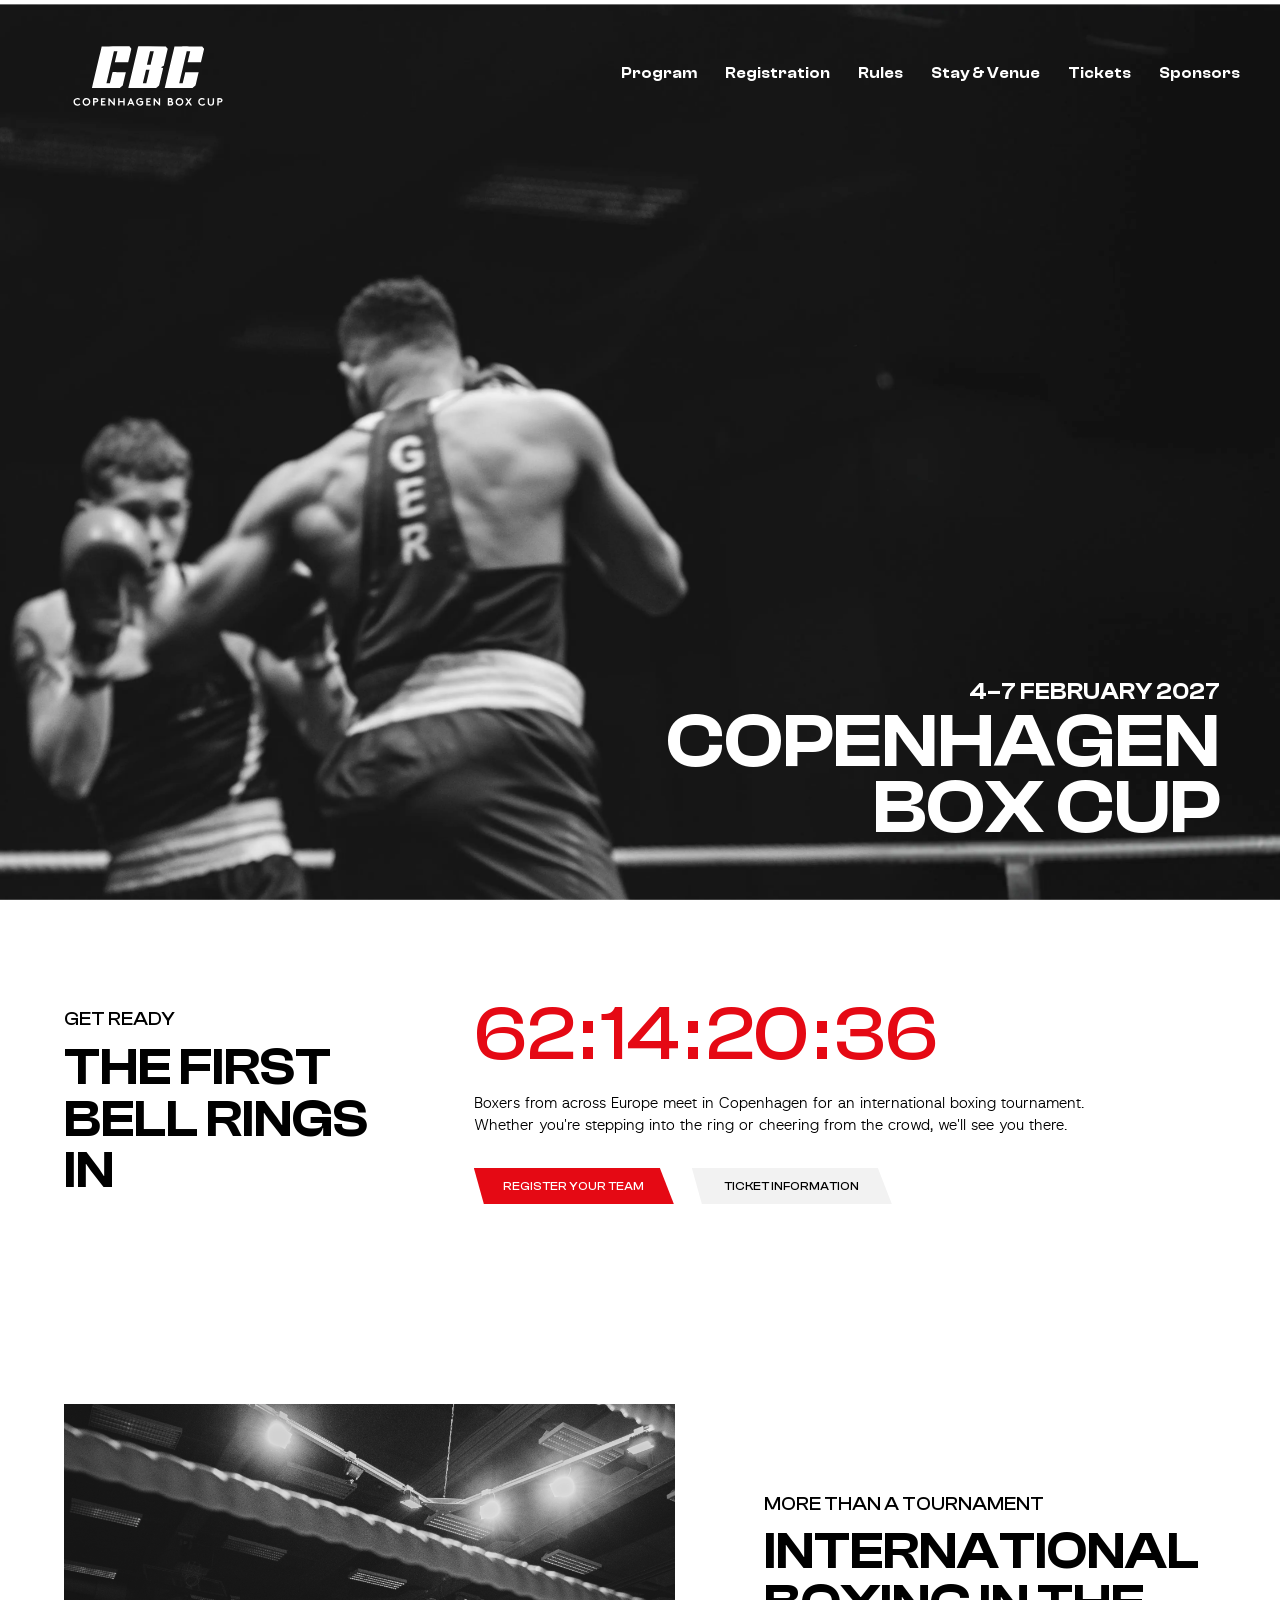
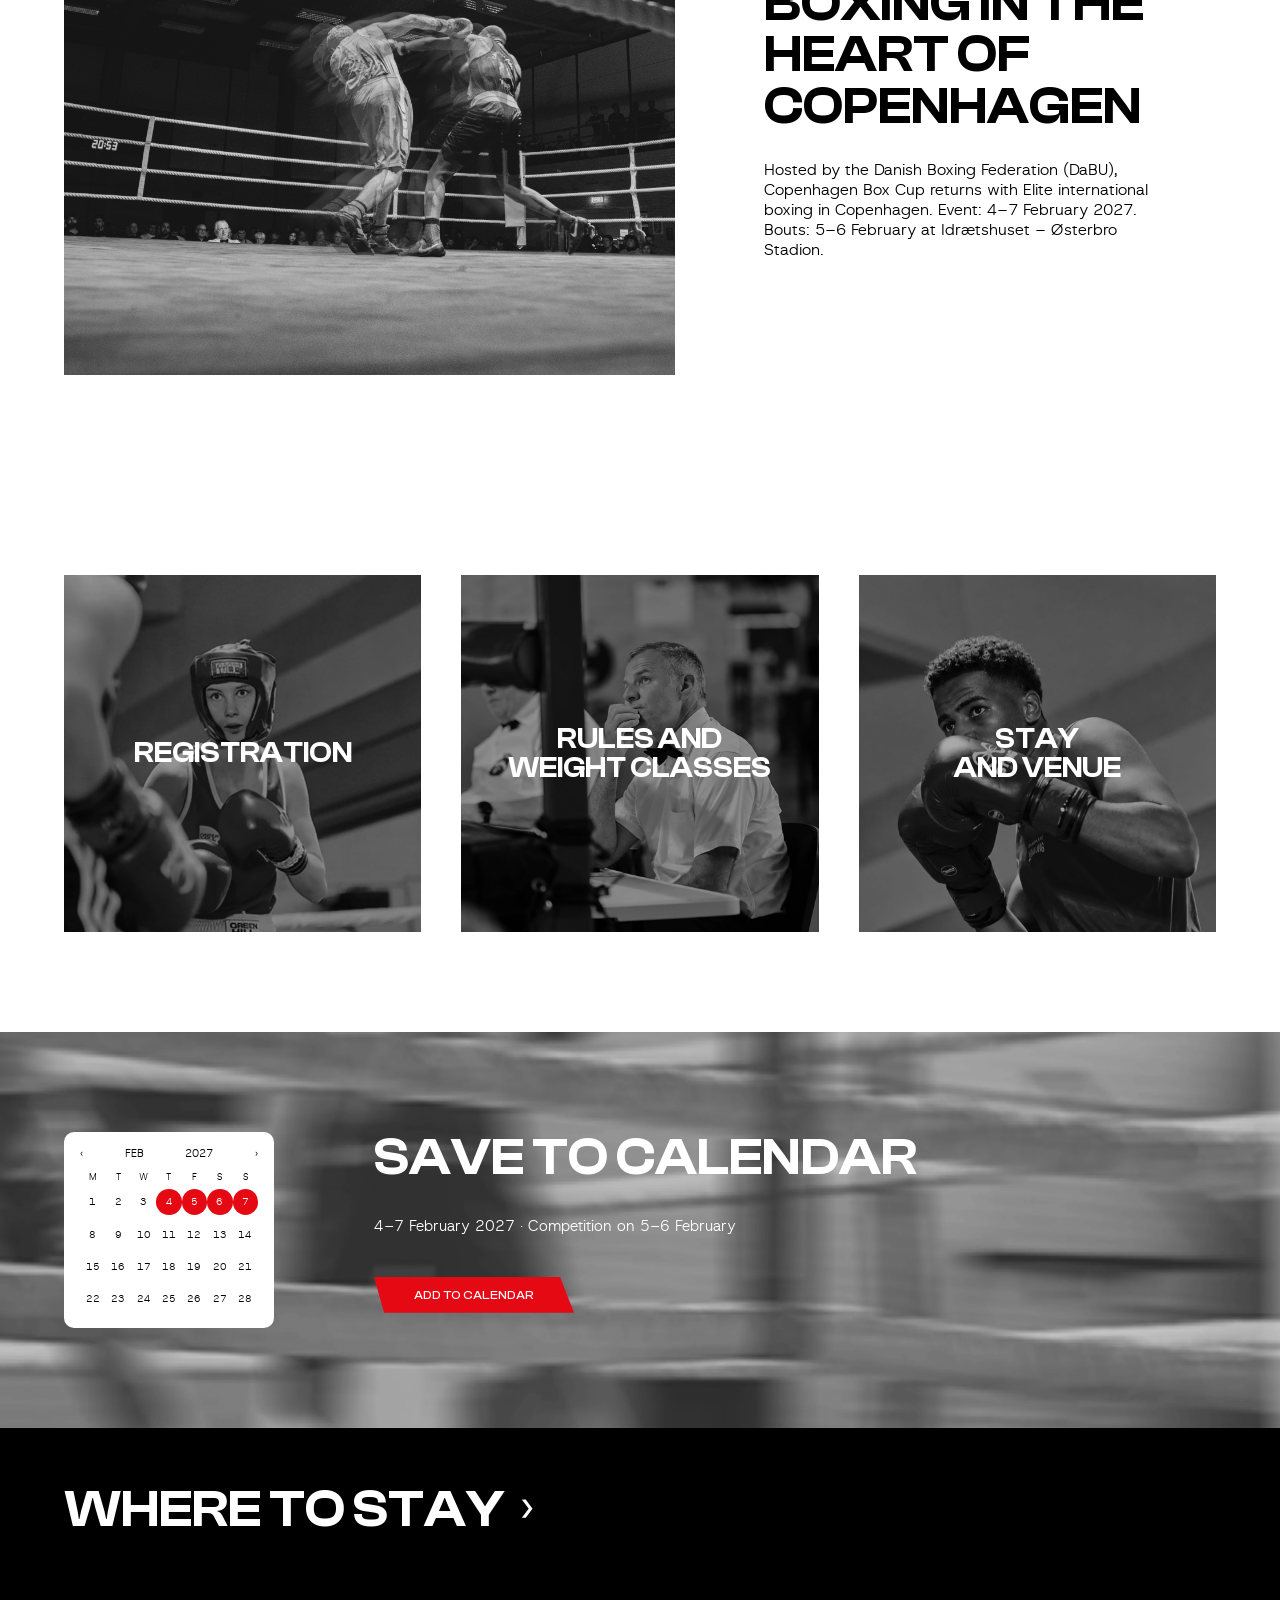
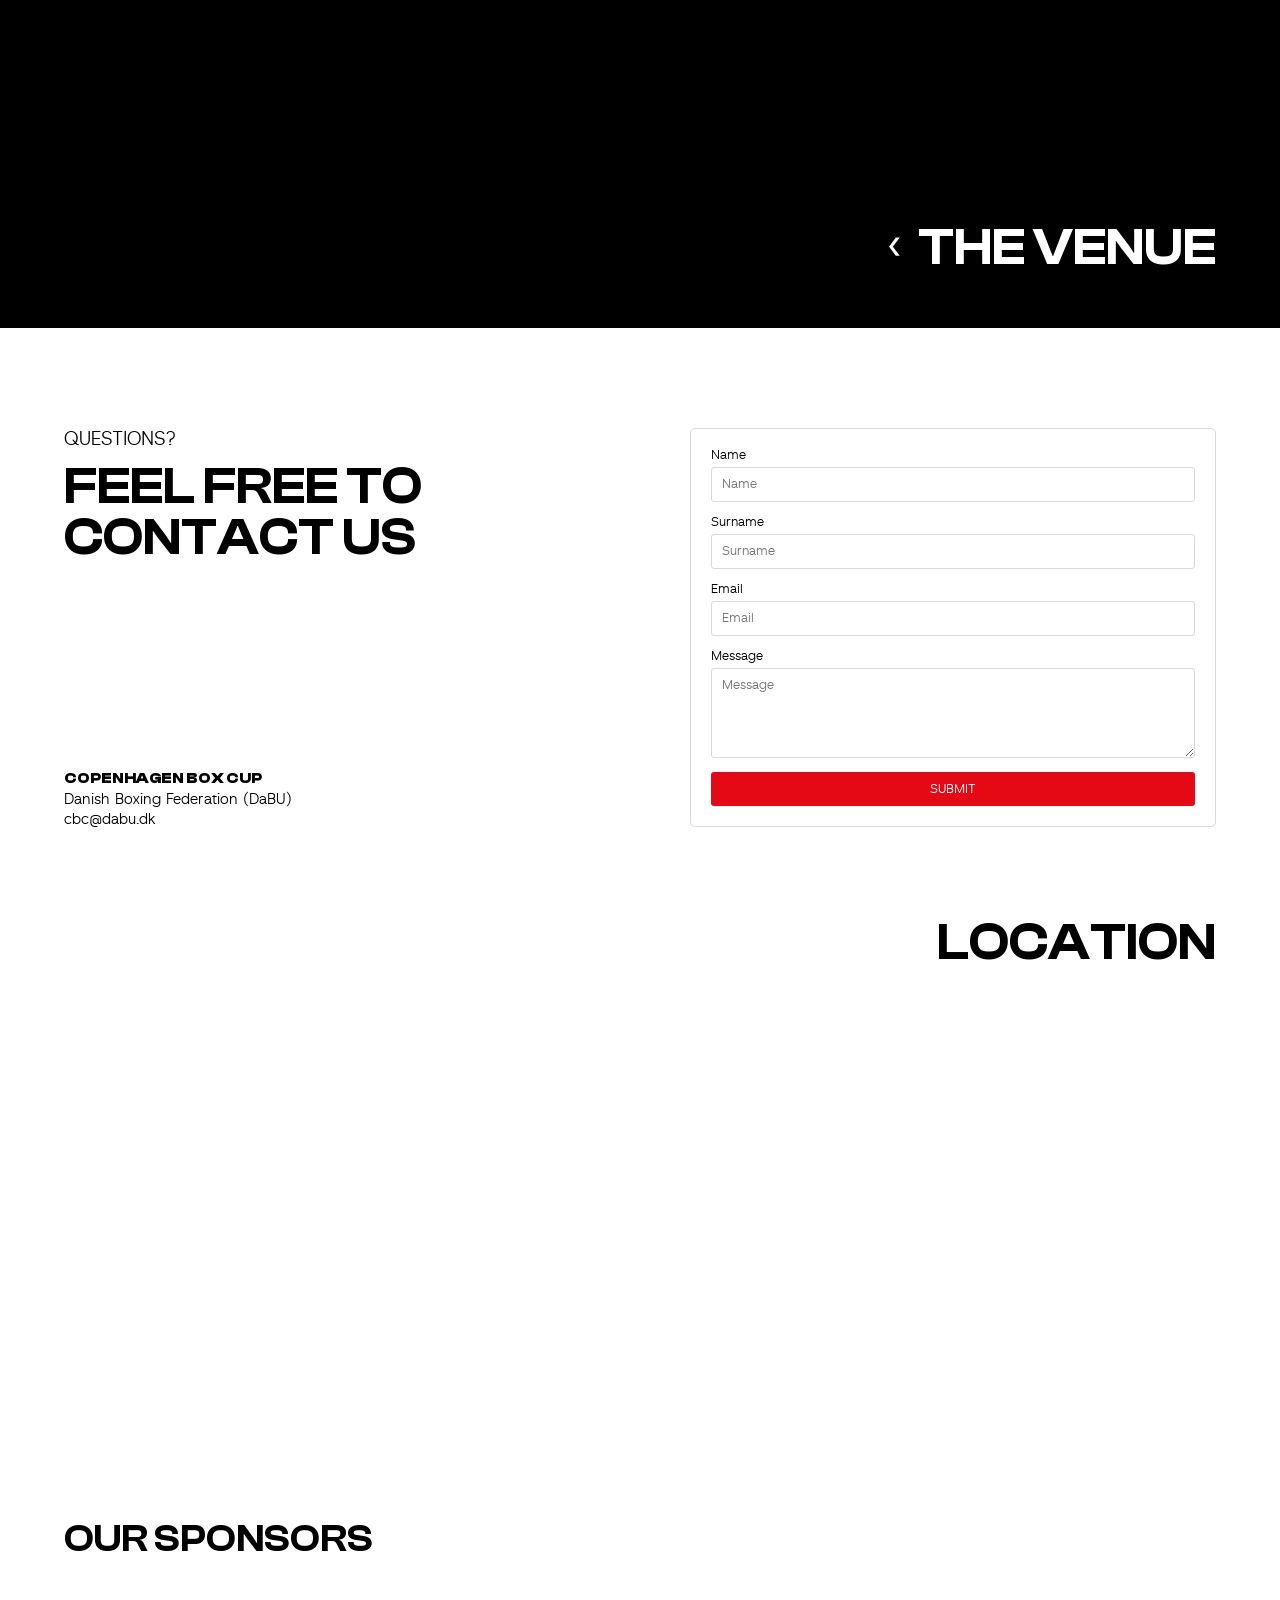
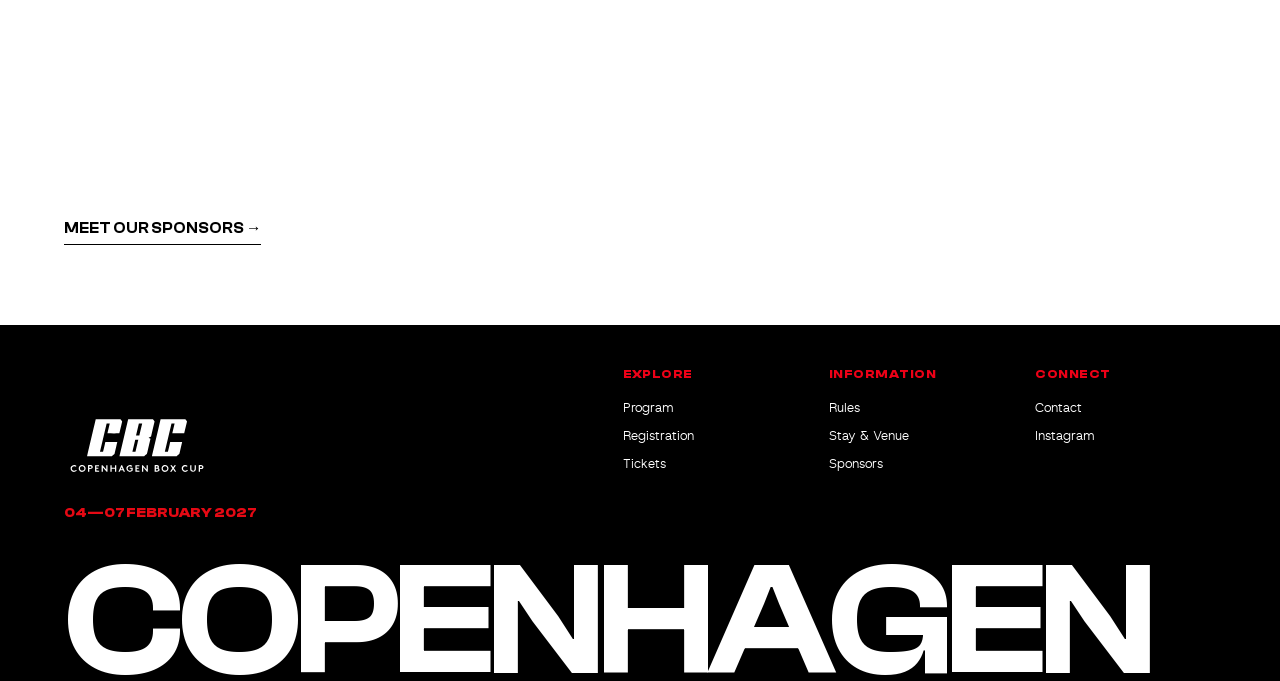
<file: index.html>
<!DOCTYPE html>
<html lang="en">

<head>
    <meta charset="UTF-8">
    <meta name="viewport" content="width=device-width, initial-scale=1.0">
    <link rel="icon" type="image/svg+xml" href="images/CBC_favicon.svg?v=1">

    <meta name="robots" content="noindex, nofollow">

    <link rel="stylesheet" href="css/fonts.css">
    <link rel="stylesheet" href="css/custom.css?v=hover-system-2027">
    <link rel="stylesheet" href="css/general.css?v=hover-system-2027">
    <link rel="stylesheet" href="css/index.css?v=hover-system-2027">

    <style>
      /* Homepage sponsor layout: isolated from older cached styles */
      #sponsors .sponsors-inner { max-width: 1200px; margin: 0 auto; }
      #sponsors #sponsors-title { text-align: left; margin: 0 0 42px; }
      #sponsors .sponsors-list { display: grid; grid-template-columns: repeat(3, minmax(0, 1fr)); align-items: center; justify-items: center; gap: 45px; width: 100%; margin: 0; padding: 0; list-style: none; }
      #sponsors .sponsors-list li, #sponsors .sponsors-list a { display: flex; justify-content: center; align-items: center; width: 100%; min-width: 0; min-height: 180px; }
      #sponsors .sponsors-list img { display: block; width: auto; height: auto; max-width: min(100%, 200px); max-height: 175px; object-fit: contain; }
      #sponsors .sponsors-more { display: block; margin: 38px 0 0; text-align: left; }
      @media (max-width: 768px) {
        #sponsors #sponsors-title { margin-bottom: 24px; }
        #sponsors .sponsors-list { gap: 14px; }
        #sponsors .sponsors-list li, #sponsors .sponsors-list a { min-height: 105px; }
        #sponsors .sponsors-list img { max-width: 100%; max-height: 95px; }
      }
    </style>
    <title>Copenhagen Box Cup</title>
    <link rel="stylesheet" href="css/footer.css?v=5">
</head>

<body>

    <header class="site-header">

        <a href="index.html" class="site-logo">
            <img src="images/CBC_logo_with_text.svg" alt="Copenhagen Box Cup" width="2048" height="2048">
        </a>

        <button
            class="burger-btn"
            id="burger-btn"
            type="button"
            aria-label="Open menu"
            aria-expanded="false"
            aria-controls="main-nav"
        >
            <span></span>
            <span></span>
            <span></span>
        </button>

  <nav class="main-nav" id="main-nav">
    <ul>

        <li><a href="program.html">Program</a></li>
        <li><a href="registration.html">Registration</a></li>
        <li><a href="rules.html">Rules</a></li>
        <li><a href="stay-venue.html">Stay & Venue</a></li>
        <li><a href="tickets.html">Tickets</a></li>
        <li><a href="sponsors.html">Sponsors</a></li>
    </ul>
</nav>

    </header>

    <main>

        <section class="hero" id="home">

            <div class="hero-content">

                <p class="hero-date">
                    4–7 FEBRUARY 2027
                </p>

                <h1 class="hero-title">
                    COPENHAGEN<br>
                    BOX CUP
                </h1>

            </div>

        </section>

        <section class="countdown">

            <div class="countdown-inner">

                <div class="countdown-heading">

                    <p class="countdown-kicker">
                        GET READY
                    </p>

                    <h2>
                        THE FIRST<br>
                        BELL RINGS IN
                    </h2>

                </div>

                <div class="countdown-content">

                    <div
                        class="countdown-timer"
                        aria-label="Countdown to Copenhagen Box Cup"
                    >
                        <span id="days">000</span>
                        <span class="countdown-colon">:</span>
                        <span id="hours">00</span>
                        <span class="countdown-colon">:</span>
                        <span id="minutes">00</span>
                        <span class="countdown-colon">:</span>
                        <span id="seconds">00</span>
                    </div>

                    <p class="countdown-text">
                        Boxers from across Europe meet in Copenhagen for an international boxing tournament.<br>
                        Whether you're stepping into the ring or cheering from the crowd, we'll see you there.
                    </p>

                    <div class="countdown-buttons">

                        <a href="registration.html" class="btn btn-primary">
                            REGISTER YOUR TEAM
                        </a>

                        <a href="tickets.html" class="btn btn-secondary">
                            TICKET INFORMATION
                        </a>

                    </div>

                </div>

            </div>

        </section>

        <section class="about" id="about">

            <div class="about-image">

                <img
                    src="images/boxing-about.webp"
                    alt="Boxers competing in the Copenhagen Box Cup"
                >

            </div>

            <div class="about-content">

                <p class="about-eyebrow">
                    MORE THAN A TOURNAMENT
                </p>

                <h2 class="about-title">
                    INTERNATIONAL<br>
                    BOXING IN THE<br>
                    HEART OF<br>
                    COPENHAGEN
                </h2>

                <p class="about-text">
                    Hosted by the Danish Boxing Federation (DaBU), Copenhagen Box Cup returns with Elite international boxing in Copenhagen. Event: 4–7 February 2027. Bouts: 5–6 February at Idrætshuset – Østerbro Stadion.
                </p>

            </div>

        </section>

        <section class="event-info">

            <div class="event-info-inner">

                <a href="registration.html" class="info-card">

                    <img
                        src="images/card-registration.webp"
                        alt="Boxers competing at Copenhagen Box Cup"
                    >

                    <span class="info-card-title">
                        Registration
                    </span>

                </a>

                <a href="rules.html" class="info-card">

                    <img
                        src="images/card-rules.webp"
                        alt="Boxing official at Copenhagen Box Cup"
                    >

                    <span class="info-card-title">
                        Rules and<br>
                        weight classes
                    </span>

                </a>

 <a href="stay-venue.html" class="info-card">

    <img
        src="images/card-venue.webp"
        alt="Copenhagen Box Cup stay and venue information"
    >

    <span class="info-card-title">
        Stay<br>
        and venue
    </span>

</a>

            </div>

        </section>

        <section class="save-date">

            <div class="save-date-inner">

                <div class="save-date-content">

                    <h2>
                        SAVE TO CALENDAR
                    </h2>

                    <p>
                        4–7 February 2027 · Competition on 5–6 February
                    </p>

                    <a
                        href="https://calendar.google.com/calendar/render?action=TEMPLATE&text=Copenhagen%20Box%20Cup&dates=20270204/20270208"
                        class="calendar-card"
                        target="_blank"
                        rel="noopener"
                        aria-label="Add Copenhagen Box Cup 2027 to Google Calendar"
                    >

                        <div class="calendar-top">
                            <span>‹</span>
                            <strong>FEB</strong>
                            <span>2027</span>
                            <span>›</span>
                        </div>

                        <div class="calendar-days">
                            <span>M</span>
                            <span>T</span>
                            <span>W</span>
                            <span>T</span>
                            <span>F</span>
                            <span>S</span>
                            <span>S</span>
                        </div>

                        <div class="calendar-grid">

                            <span>1</span>
                            <span>2</span>
                            <span>3</span>
                            <span class="event-day">4</span>
                            <span class="event-day">5</span>
                            <span class="event-day">6</span>
                            <span class="event-day">7</span>

                            <span>8</span>
                            <span>9</span>
                            <span>10</span>
                            <span>11</span>
                            <span>12</span>
                            <span>13</span>
                            <span>14</span>

                            <span>15</span>
                            <span>16</span>
                            <span>17</span>
                            <span>18</span>
                            <span>19</span>
                            <span>20</span>
                            <span>21</span>

                            <span>22</span>
                            <span>23</span>
                            <span>24</span>
                            <span>25</span>
                            <span>26</span>
                            <span>27</span>
                            <span>28</span>

                        </div>

                    </a>

                    <a
                        href="https://calendar.google.com/calendar/render?action=TEMPLATE&text=Copenhagen%20Box%20Cup&dates=20270204/20270208"
                        class="btn btn-primary"
                        target="_blank"
                        rel="noopener"
                    >
                        ADD TO CALENDAR
                    </a>

                </div>

            </div>

        </section>

<section class="quick-links">

    <a href="stay-venue.html#stay" class="quick-link accommodation-link">
        <span>WHERE TO STAY</span>
        <span class="quick-arrow">›</span>
    </a>

    <a href="stay-venue.html#venue" class="quick-link venue-link">
        <span class="quick-arrow">‹</span>
        <span>THE VENUE</span>
    </a>

</section>

        <section class="contact-section" id="contact">

            <div class="contact-inner">

                <div class="contact-info">

                    <div>

                        <p class="contact-eyebrow">
                            QUESTIONS?
                        </p>

                        <h2>
                            FEEL FREE TO<br>
                            CONTACT US
                        </h2>

                    </div>

                    <div class="contact-details">

                        <strong>
                            COPENHAGEN BOX CUP
                        </strong>

                        <p>
                            Danish Boxing Federation (DaBU)
                        </p>

                        <a href="mailto:cbc@dabu.dk">
                            cbc@dabu.dk
                        </a>

                    </div>

                </div>

                <form class="contact-form">

                    <label for="name">
                        Name
                    </label>

                    <input
                        type="text"
                        id="name"
                        name="name"
                        placeholder="Name"
                    >

                    <label for="surname">
                        Surname
                    </label>

                    <input
                        type="text"
                        id="surname"
                        name="surname"
                        placeholder="Surname"
                    >

                    <label for="email">
                        Email
                    </label>

                    <input
                        type="email"
                        id="email"
                        name="email"
                        placeholder="Email"
                    >

                    <label for="message">
                        Message
                    </label>

                    <textarea
                        id="message"
                        name="message"
                        placeholder="Message"
                    ></textarea>

                    <button
                        type="submit"
                        class="contact-submit"
                    >
                        SUBMIT
                    </button>

                </form>

            </div>

        </section>

        <section class="location-section" id="location">

            <div class="location-inner">

                <h2>
                    LOCATION
                </h2>

                <div class="location-map">

                    <iframe
                        src="https://www.google.com/maps?q=Gunnar+Nu+Hansens+Pl.+7,+2100+København&output=embed"
                        loading="lazy"
                        title="Copenhagen Box Cup location"
                    ></iframe>

                </div>

            </div>

        </section>

        <section class="sponsors" id="sponsors" aria-labelledby="sponsors-title">
            <div class="sponsors-inner">
                <h2 id="sponsors-title">OUR SPONSORS</h2>
                <ul class="sponsors-list">
                    <li><a href="sponsors.html#dabu"><img src="images/sponsors/dabu.webp" alt="Danish Boxing Association (DaBU)" width="1234" height="1234" loading="lazy"></a></li>
                    <li><a href="sponsors.html#ik99"><img src="images/IK99_logo.webp?v=1" alt="IK99" loading="lazy"></a></li>
                    <li><a href="sponsors.html#dif"><img src="images/sponsors/dif.webp" alt="Danmarks Idrætsforbund (DIF)" width="546" height="1114" loading="lazy"></a></li>
                </ul>
                <p class="sponsors-more"><a href="sponsors.html">MEET OUR SPONSORS →</a></p>
            </div>
        </section>

    </main>

    <footer class="site-footer">
  <div class="footer-top">
    <div class="footer-brand">
      <a href="index.html" class="footer-logo" aria-label="Copenhagen Box Cup home"><img src="images/CBC_logo_with_text.svg" alt="Copenhagen Box Cup" loading="lazy"></a>
      <p class="footer-dates">04—07 FEBRUARY 2027</p>
    </div>
    <nav class="footer-links" aria-label="Footer navigation">
      <div class="footer-column">
        <h3>EXPLORE</h3>
        <a href="program.html">Program</a>
        <a href="registration.html">Registration</a>
        <a href="tickets.html">Tickets</a>
      </div>
      <div class="footer-column">
        <h3>INFORMATION</h3>
        <a href="rules.html">Rules</a>
        <a href="stay-venue.html">Stay &amp; Venue</a>
        <a href="sponsors.html">Sponsors</a>
      </div>
      <div class="footer-column">
        <h3>CONNECT</h3>
        <a href="index.html#contact">Contact</a>
        <a href="https://www.instagram.com/copenhagenboxcup/" target="_blank" rel="noopener noreferrer">Instagram</a>
      </div>
    </nav>
  </div>
  <div class="footer-title" aria-label="Copenhagen">COPENHAGEN</div>
</footer>

    <script src="js/menu.js"></script>
    <script src="js/countdown.js"></script>

</body>

</html>
</file>
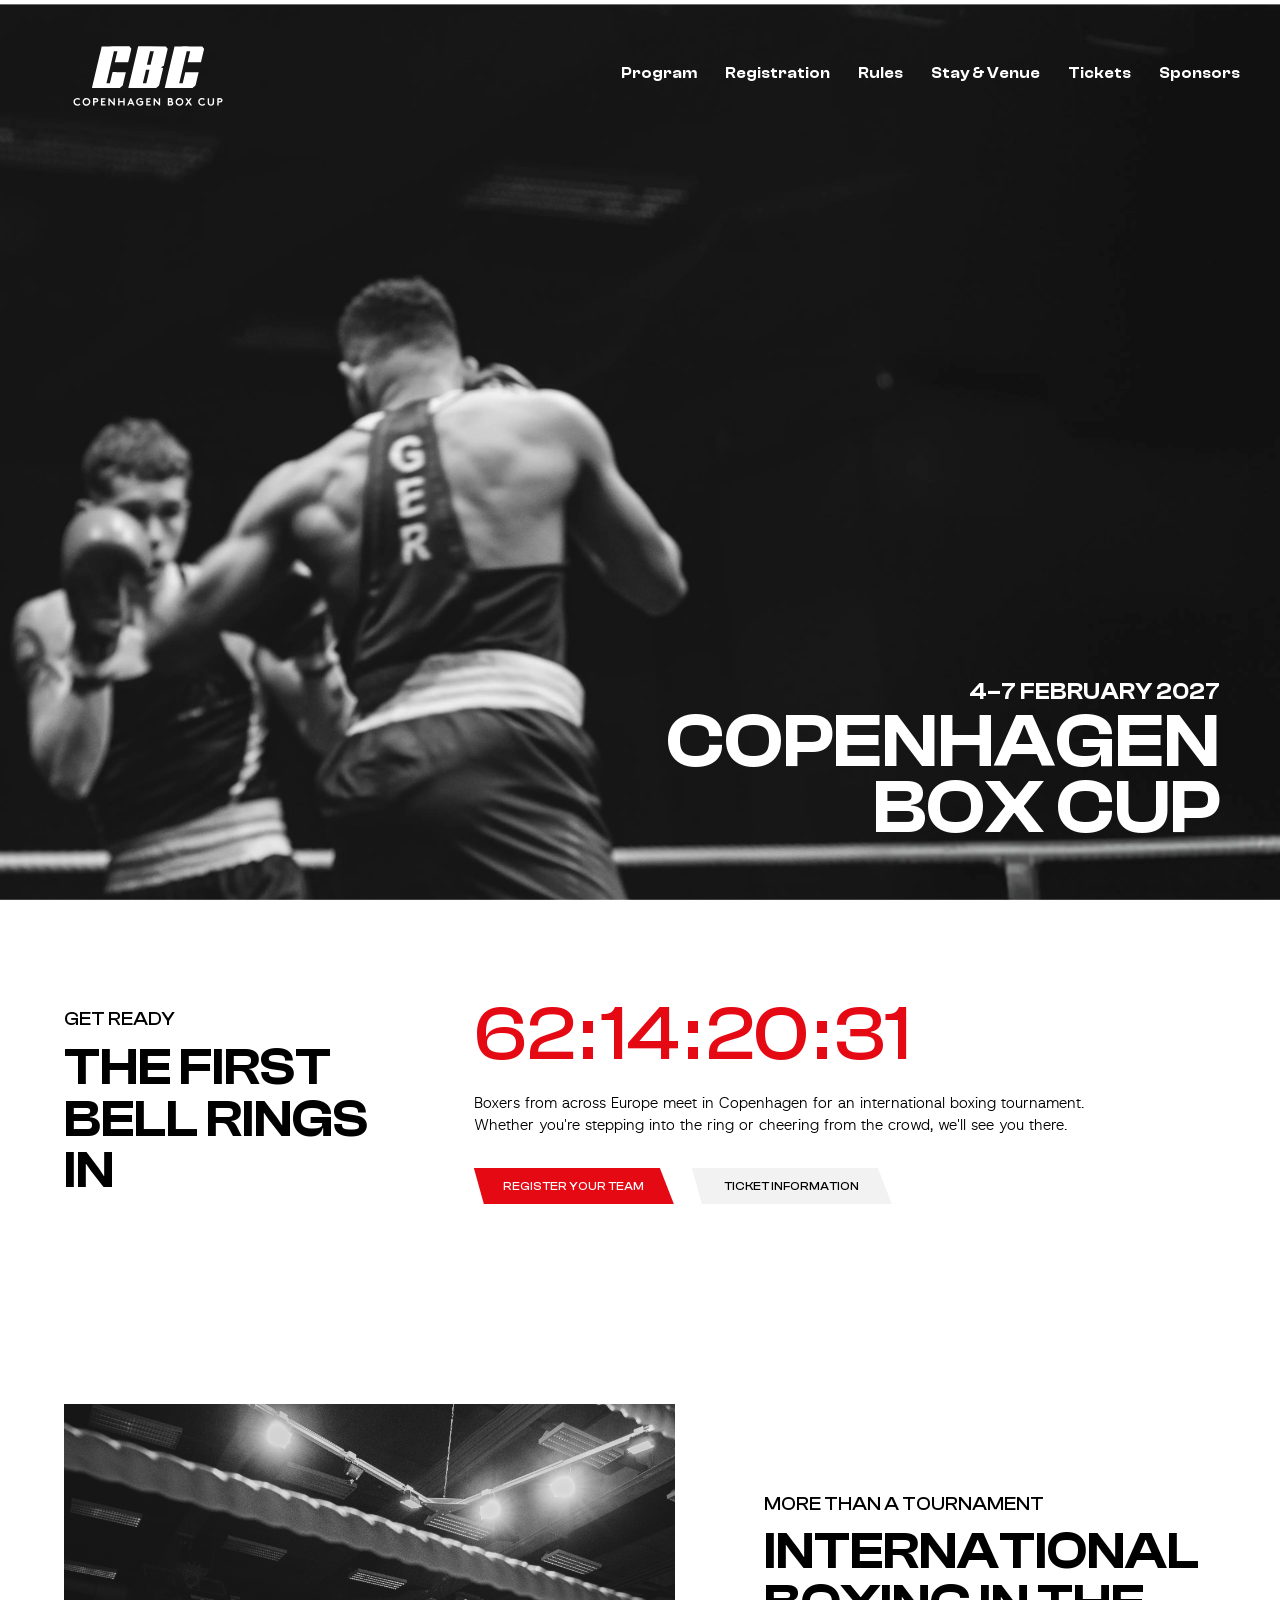
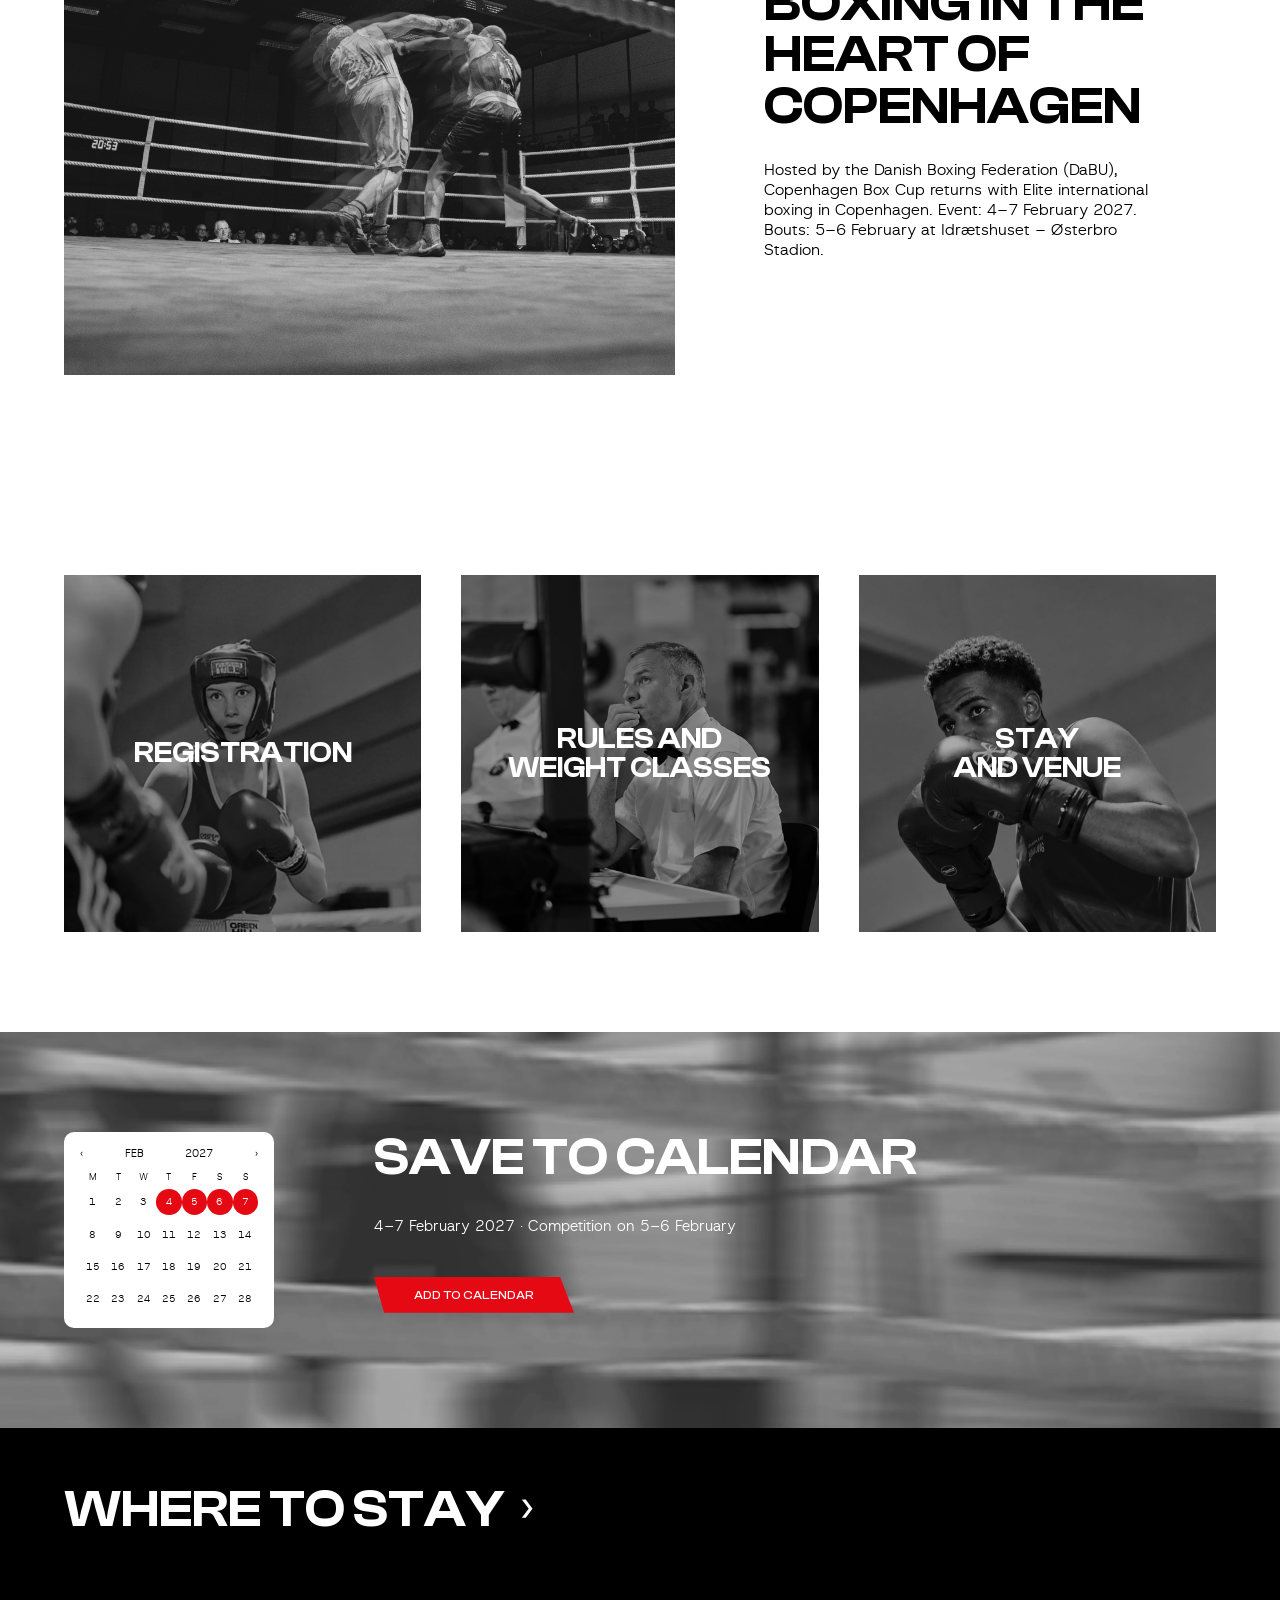
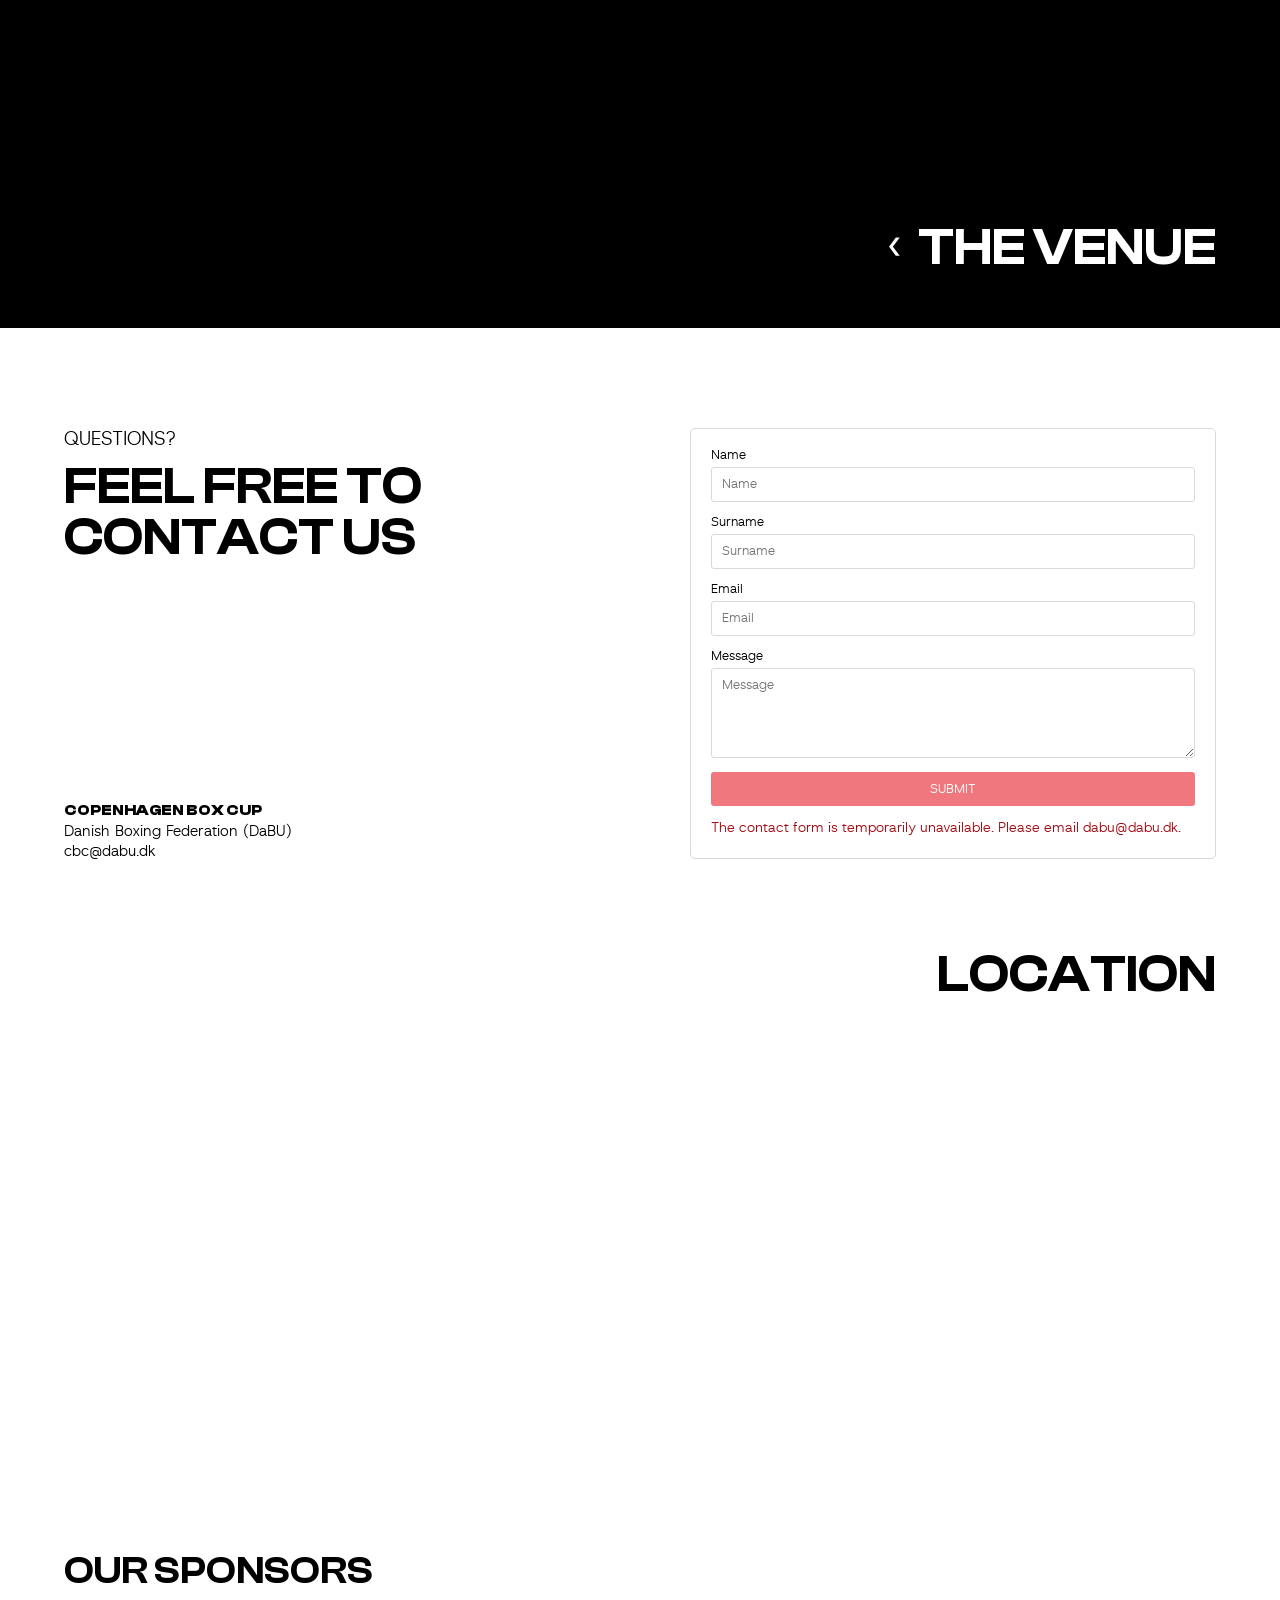
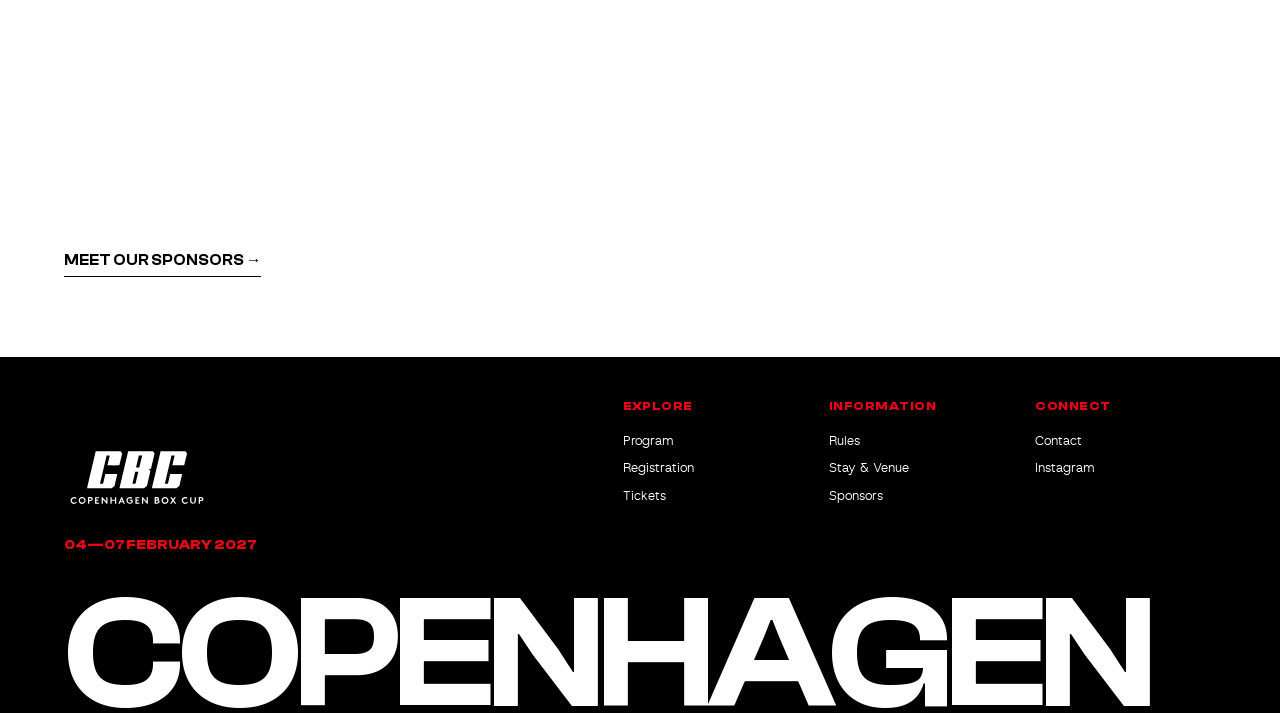
<file: home.html>
<!DOCTYPE html>
<html lang="en">

<head>
    <meta charset="UTF-8">
    <meta name="viewport" content="width=device-width, initial-scale=1.0">
    <link rel="icon" type="image/svg+xml" href="images/CBC_favicon.svg?v=1">

    <meta name="robots" content="index, follow">

    <link rel="stylesheet" href="css/fonts.css">
    <link rel="stylesheet" href="css/custom.css?v=hover-system-2027">
    <link rel="stylesheet" href="css/general.css?v=hover-system-2027">
    <link rel="stylesheet" href="css/index.css?v=hover-system-2027">

    <style>
      /* Homepage sponsor layout: isolated from older cached styles */
      #sponsors .sponsors-inner { max-width: 1200px; margin: 0 auto; }
      #sponsors #sponsors-title { text-align: left; margin: 0 0 42px; }
      #sponsors .sponsors-list { display: grid; grid-template-columns: repeat(3, minmax(0, 1fr)); align-items: center; justify-items: center; gap: 45px; width: 100%; margin: 0; padding: 0; list-style: none; }
      #sponsors .sponsors-list li, #sponsors .sponsors-list a { display: flex; justify-content: center; align-items: center; width: 100%; min-width: 0; min-height: 180px; }
      #sponsors .sponsors-list img { display: block; width: auto; height: auto; max-width: min(100%, 200px); max-height: 175px; object-fit: contain; }
      #sponsors .sponsors-more { display: block; margin: 38px 0 0; text-align: left; }
      @media (max-width: 768px) {
        #sponsors #sponsors-title { margin-bottom: 24px; }
        #sponsors .sponsors-list { gap: 14px; }
        #sponsors .sponsors-list li, #sponsors .sponsors-list a { min-height: 105px; }
        #sponsors .sponsors-list img { max-width: 100%; max-height: 95px; }
      }
          .contact-honeypot { position: absolute; left: -10000px; width: 1px; height: 1px; overflow: hidden; }
      .contact-status { margin-top: 12px; font-size: .9rem; line-height: 1.4; }
      .contact-status[data-error="true"] { color: #a30b12; }
      .contact-submit:disabled { opacity: .55; cursor: wait; }
    </style>
    <title>Copenhagen Box Cup</title>
    <link rel="stylesheet" href="css/footer.css?v=5">
    <link rel="canonical" href="https://copenhagenboxcup.com/home">
</head>

<body>

    <header class="site-header">

        <a href="/home" class="site-logo">
            <img src="images/CBC_logo_with_text.svg" alt="Copenhagen Box Cup" width="2048" height="2048">
        </a>

        <button
            class="burger-btn"
            id="burger-btn"
            type="button"
            aria-label="Open menu"
            aria-expanded="false"
            aria-controls="main-nav"
        >
            <span></span>
            <span></span>
            <span></span>
        </button>

  <nav class="main-nav" id="main-nav">
    <ul>

        <li><a href="/program">Program</a></li>
        <li><a href="/registration">Registration</a></li>
        <li><a href="/rules">Rules</a></li>
        <li><a href="/stay-venue">Stay & Venue</a></li>
        <li><a href="/tickets">Tickets</a></li>
        <li><a href="/sponsors">Sponsors</a></li>
    </ul>
</nav>

    </header>

    <main>

        <section class="hero" id="home">

            <div class="hero-content">

                <p class="hero-date">
                    4–7 FEBRUARY 2027
                </p>

                <h1 class="hero-title">
                    COPENHAGEN<br>
                    BOX CUP
                </h1>

            </div>

        </section>

        <section class="countdown">

            <div class="countdown-inner">

                <div class="countdown-heading">

                    <p class="countdown-kicker">
                        GET READY
                    </p>

                    <h2>
                        THE FIRST<br>
                        BELL RINGS IN
                    </h2>

                </div>

                <div class="countdown-content">

                    <div
                        class="countdown-timer"
                        aria-label="Countdown to Copenhagen Box Cup"
                    >
                        <span id="days">000</span>
                        <span class="countdown-colon">:</span>
                        <span id="hours">00</span>
                        <span class="countdown-colon">:</span>
                        <span id="minutes">00</span>
                        <span class="countdown-colon">:</span>
                        <span id="seconds">00</span>
                    </div>

                    <p class="countdown-text">
                        Boxers from across Europe meet in Copenhagen for an international boxing tournament.<br>
                        Whether you're stepping into the ring or cheering from the crowd, we'll see you there.
                    </p>

                    <div class="countdown-buttons">

                        <a href="/registration" class="btn btn-primary">
                            REGISTER YOUR TEAM
                        </a>

                        <a href="/tickets" class="btn btn-secondary">
                            TICKET INFORMATION
                        </a>

                    </div>

                </div>

            </div>

        </section>

        <section class="about" id="about">

            <div class="about-image">

                <img
                    src="images/boxing-about.webp"
                    alt="Boxers competing in the Copenhagen Box Cup"
                >

            </div>

            <div class="about-content">

                <p class="about-eyebrow">
                    MORE THAN A TOURNAMENT
                </p>

                <h2 class="about-title">
                    INTERNATIONAL<br>
                    BOXING IN THE<br>
                    HEART OF<br>
                    COPENHAGEN
                </h2>

                <p class="about-text">
                    Hosted by the Danish Boxing Federation (DaBU), Copenhagen Box Cup returns with Elite international boxing in Copenhagen. Event: 4–7 February 2027. Bouts: 5–6 February at Idrætshuset – Østerbro Stadion.
                </p>

            </div>

        </section>

        <section class="event-info">

            <div class="event-info-inner">

                <a href="/registration" class="info-card">

                    <img
                        src="images/card-registration.webp"
                        alt="Boxers competing at Copenhagen Box Cup"
                    >

                    <span class="info-card-title">
                        Registration
                    </span>

                </a>

                <a href="/rules" class="info-card">

                    <img
                        src="images/card-rules.webp"
                        alt="Boxing official at Copenhagen Box Cup"
                    >

                    <span class="info-card-title">
                        Rules and<br>
                        weight classes
                    </span>

                </a>

 <a href="/stay-venue" class="info-card">

    <img
        src="images/card-venue.webp"
        alt="Copenhagen Box Cup stay and venue information"
    >

    <span class="info-card-title">
        Stay<br>
        and venue
    </span>

</a>

            </div>

        </section>

        <section class="save-date">

            <div class="save-date-inner">

                <div class="save-date-content">

                    <h2>
                        SAVE TO CALENDAR
                    </h2>

                    <p>
                        4–7 February 2027 · Competition on 5–6 February
                    </p>

                    <a
                        href="https://calendar.google.com/calendar/render?action=TEMPLATE&text=Copenhagen%20Box%20Cup&dates=20270204/20270208"
                        class="calendar-card"
                        target="_blank"
                        rel="noopener"
                        aria-label="Add Copenhagen Box Cup 2027 to Google Calendar"
                    >

                        <div class="calendar-top">
                            <span>‹</span>
                            <strong>FEB</strong>
                            <span>2027</span>
                            <span>›</span>
                        </div>

                        <div class="calendar-days">
                            <span>M</span>
                            <span>T</span>
                            <span>W</span>
                            <span>T</span>
                            <span>F</span>
                            <span>S</span>
                            <span>S</span>
                        </div>

                        <div class="calendar-grid">

                            <span>1</span>
                            <span>2</span>
                            <span>3</span>
                            <span class="event-day">4</span>
                            <span class="event-day">5</span>
                            <span class="event-day">6</span>
                            <span class="event-day">7</span>

                            <span>8</span>
                            <span>9</span>
                            <span>10</span>
                            <span>11</span>
                            <span>12</span>
                            <span>13</span>
                            <span>14</span>

                            <span>15</span>
                            <span>16</span>
                            <span>17</span>
                            <span>18</span>
                            <span>19</span>
                            <span>20</span>
                            <span>21</span>

                            <span>22</span>
                            <span>23</span>
                            <span>24</span>
                            <span>25</span>
                            <span>26</span>
                            <span>27</span>
                            <span>28</span>

                        </div>

                    </a>

                    <a
                        href="https://calendar.google.com/calendar/render?action=TEMPLATE&text=Copenhagen%20Box%20Cup&dates=20270204/20270208"
                        class="btn btn-primary"
                        target="_blank"
                        rel="noopener"
                    >
                        ADD TO CALENDAR
                    </a>

                </div>

            </div>

        </section>

<section class="quick-links">

    <a href="/stay-venue#stay" class="quick-link accommodation-link">
        <span>WHERE TO STAY</span>
        <span class="quick-arrow">›</span>
    </a>

    <a href="/stay-venue#venue" class="quick-link venue-link">
        <span class="quick-arrow">‹</span>
        <span>THE VENUE</span>
    </a>

</section>

        <section class="contact-section" id="contact">

            <div class="contact-inner">

                <div class="contact-info">

                    <div>

                        <p class="contact-eyebrow">
                            QUESTIONS?
                        </p>

                        <h2>
                            FEEL FREE TO<br>
                            CONTACT US
                        </h2>

                    </div>

                    <div class="contact-details">

                        <strong>
                            COPENHAGEN BOX CUP
                        </strong>

                        <p>
                            Danish Boxing Federation (DaBU)
                        </p>

                        <a href="mailto:cbc@dabu.dk">
                            cbc@dabu.dk
                        </a>

                    </div>

                </div>

                <form class="contact-form" action="/contact.php" method="post">
                    <input type="hidden" name="csrf_token" value="">
                    <div class="contact-honeypot" aria-hidden="true"><label for="contact-website">Leave this field empty</label><input id="contact-website" name="website" type="text" tabindex="-1" autocomplete="off"></div>

                    <label for="name">
                        Name
                    </label>

                    <input
                        type="text"
                        id="name"
                        name="name" required maxlength="100" autocomplete="given-name"
                        placeholder="Name"
                    >

                    <label for="surname">
                        Surname
                    </label>

                    <input
                        type="text"
                        id="surname"
                        name="surname" required maxlength="100" autocomplete="family-name"
                        placeholder="Surname"
                    >

                    <label for="email">
                        Email
                    </label>

                    <input
                        type="email"
                        id="email"
                        name="email" required maxlength="254" autocomplete="email"
                        placeholder="Email"
                    >

                    <label for="message">
                        Message
                    </label>

                    <textarea
                        id="message"
                        name="message" required maxlength="10000"
                        placeholder="Message"
                    ></textarea>

                    <button
                        type="submit"
                        class="contact-submit" disabled
                    >
                        SUBMIT
                    </button>

                    <p class="contact-status" role="status" aria-live="polite">Preparing the contact form…</p>
                    <noscript>Please email <a href="mailto:dabu@dabu.dk">dabu@dabu.dk</a> to contact us.</noscript>
                </form>

            </div>

        </section>

        <section class="location-section" id="location">

            <div class="location-inner">

                <h2>
                    LOCATION
                </h2>

                <div class="location-map">

                    <iframe
                        src="https://www.google.com/maps?q=Gunnar+Nu+Hansens+Pl.+7,+2100+København&output=embed"
                        loading="lazy"
                        title="Copenhagen Box Cup location"
                    ></iframe>

                </div>

            </div>

        </section>

        <section class="sponsors" id="sponsors" aria-labelledby="sponsors-title">
            <div class="sponsors-inner">
                <h2 id="sponsors-title">OUR SPONSORS</h2>
                <ul class="sponsors-list">
                    <li><a href="/sponsors#dabu"><img src="images/sponsors/dabu.webp" alt="Danish Boxing Association (DaBU)" width="1234" height="1234" loading="lazy"></a></li>
                    <li><a href="/sponsors#ik99"><img src="images/IK99_logo.webp?v=1" alt="IK99" loading="lazy"></a></li>
                    <li><a href="/sponsors#dif"><img src="images/sponsors/dif.webp" alt="Danmarks Idrætsforbund (DIF)" width="546" height="1114" loading="lazy"></a></li>
                </ul>
                <p class="sponsors-more"><a href="/sponsors">MEET OUR SPONSORS →</a></p>
            </div>
        </section>

    </main>

    <footer class="site-footer">
  <div class="footer-top">
    <div class="footer-brand">
      <a href="/home" class="footer-logo" aria-label="Copenhagen Box Cup home"><img src="images/CBC_logo_with_text.svg" alt="Copenhagen Box Cup" loading="lazy"></a>
      <p class="footer-dates">04—07 FEBRUARY 2027</p>
    </div>
    <nav class="footer-links" aria-label="Footer navigation">
      <div class="footer-column">
        <h3>EXPLORE</h3>
        <a href="/program">Program</a>
        <a href="/registration">Registration</a>
        <a href="/tickets">Tickets</a>
      </div>
      <div class="footer-column">
        <h3>INFORMATION</h3>
        <a href="/rules">Rules</a>
        <a href="/stay-venue">Stay &amp; Venue</a>
        <a href="/sponsors">Sponsors</a>
      </div>
      <div class="footer-column">
        <h3>CONNECT</h3>
        <a href="/home#contact">Contact</a>
        <a href="https://www.instagram.com/copenhagenboxcup/" target="_blank" rel="noopener noreferrer">Instagram</a>
      </div>
    </nav>
  </div>
  <div class="footer-title" aria-label="Copenhagen">COPENHAGEN</div>
</footer>

    <script src="js/menu.js"></script>
    <script src="js/countdown.js"></script>

    <script src="js/contact-form.js?v=1" defer></script>
</body>

</html>
</file>
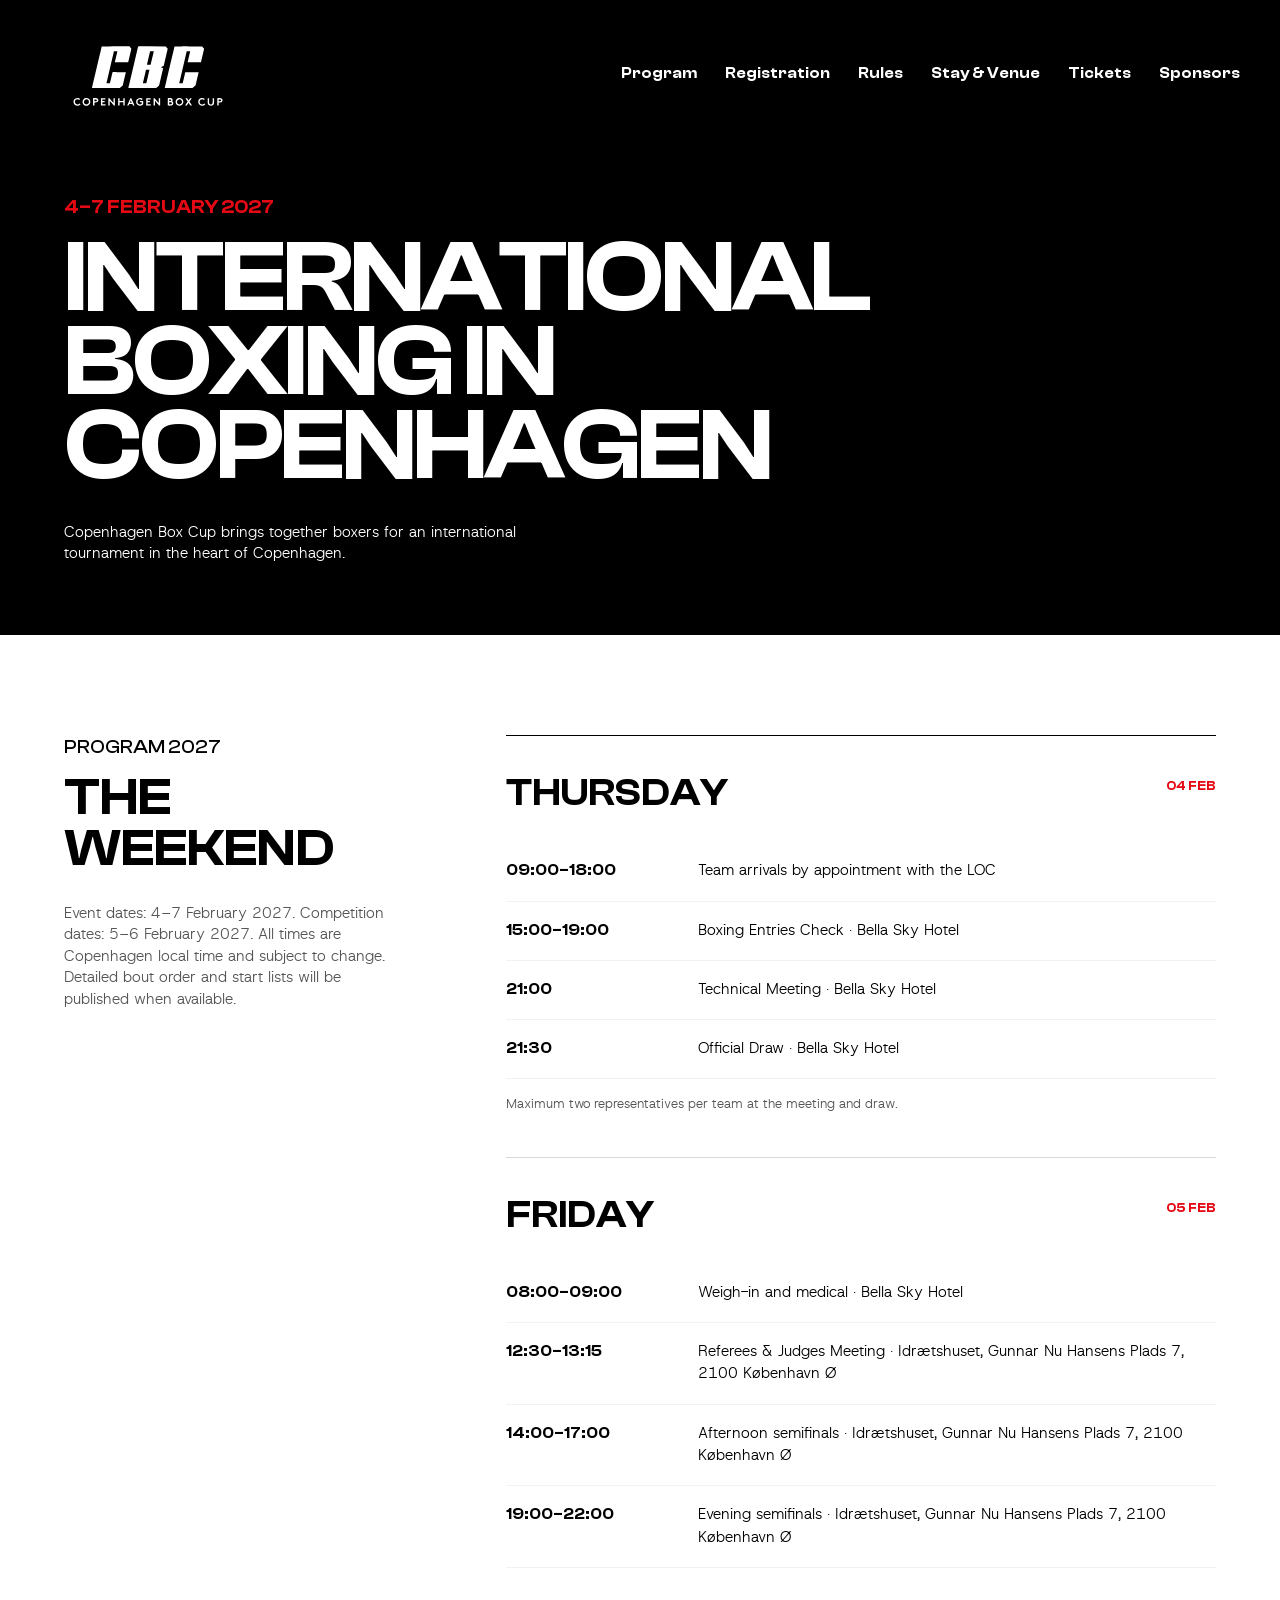
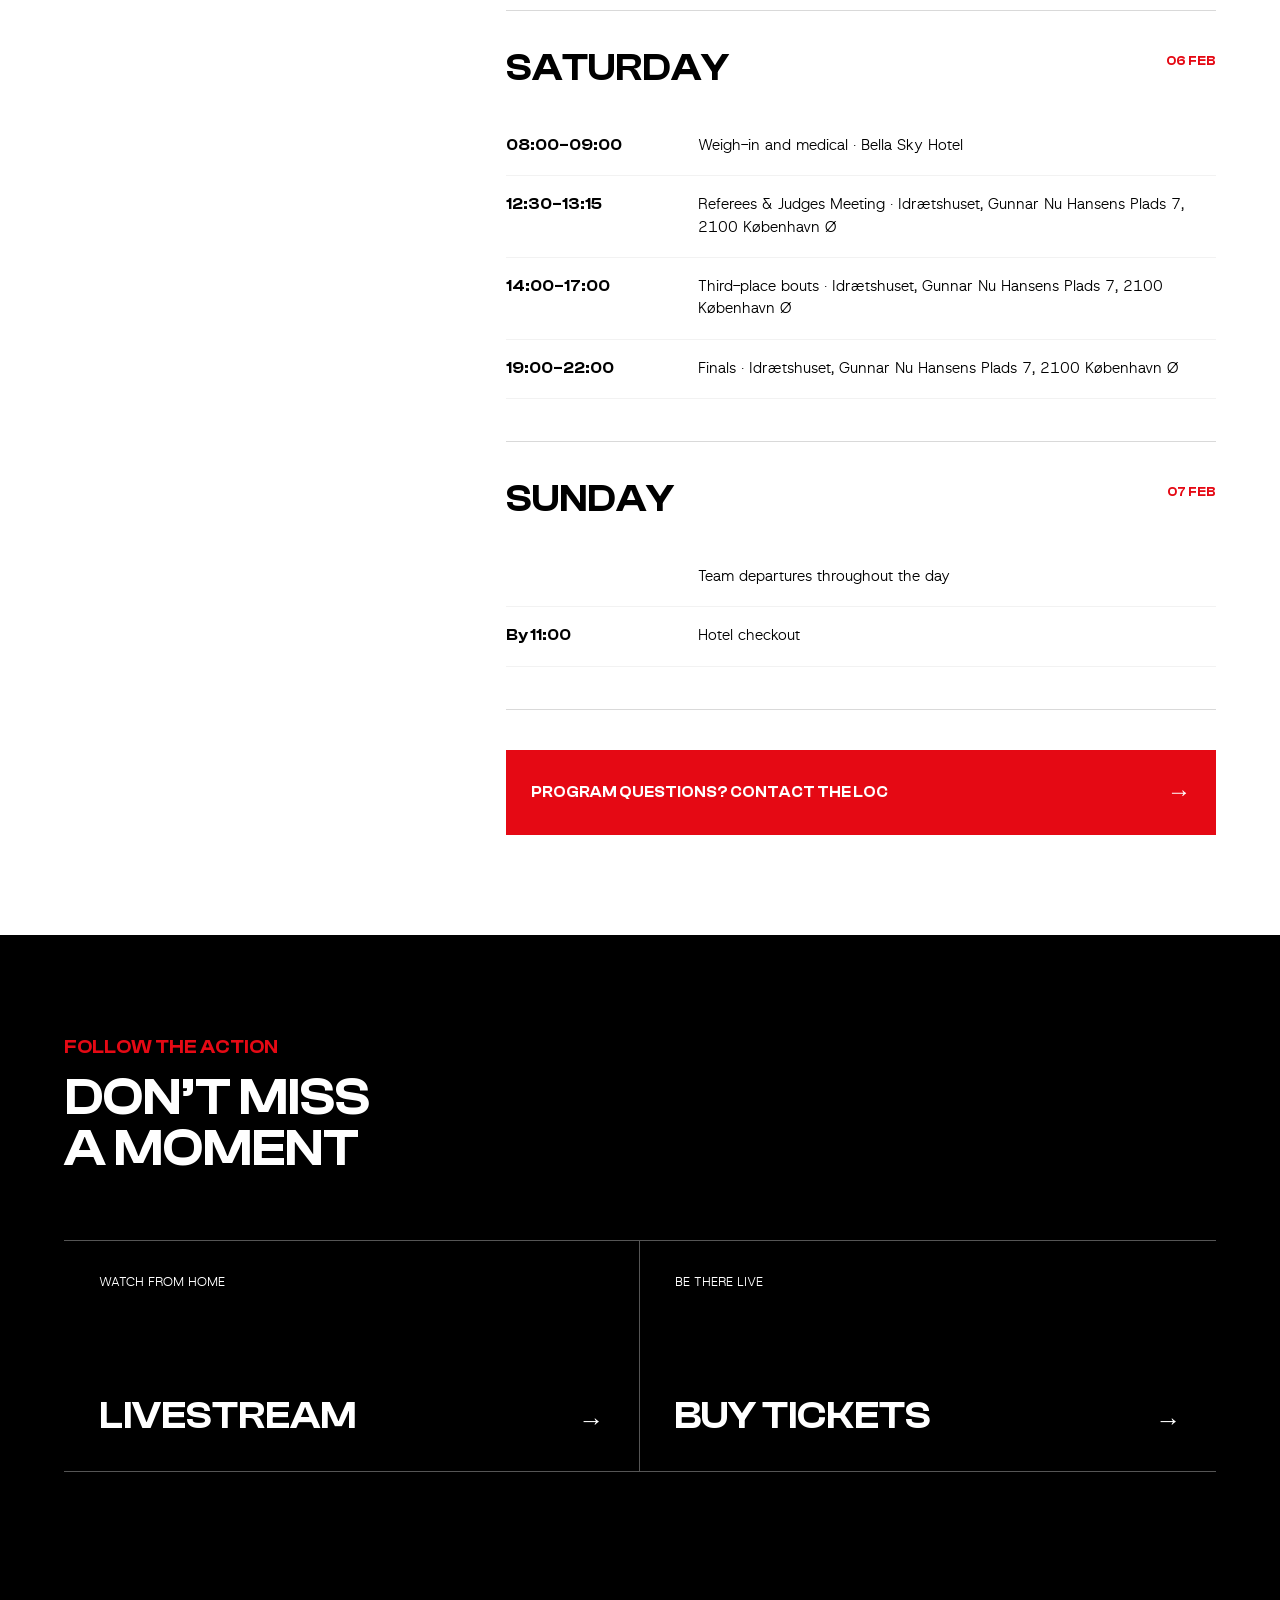
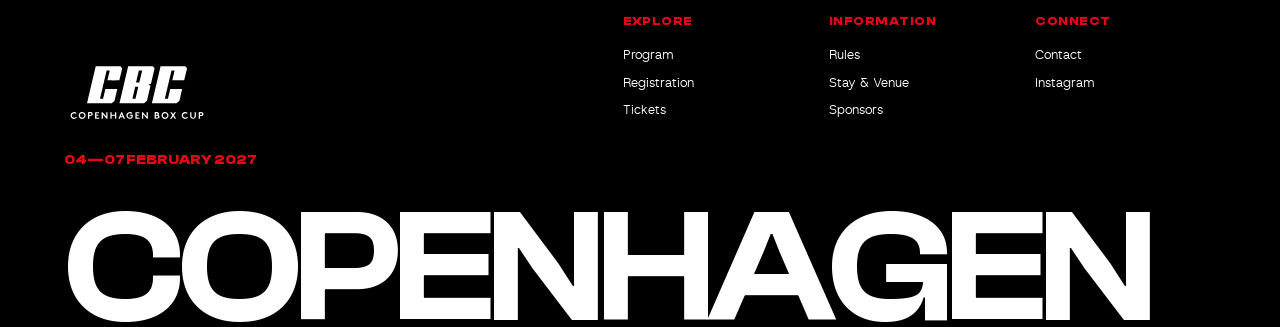
<file: program.html>
<!DOCTYPE html>
<html lang="en">

<head>
    <meta charset="UTF-8">
    <meta name="viewport" content="width=device-width, initial-scale=1.0">
    <link rel="icon" type="image/svg+xml" href="images/CBC_favicon.svg?v=1">

    <meta name="robots" content="index, follow">

    <link rel="stylesheet" href="css/fonts.css">
    <link rel="stylesheet" href="css/custom.css?v=hover-system-2027">
    <link rel="stylesheet" href="css/general.css?v=hover-system-2027">
    <link rel="stylesheet" href="css/program.css?v=hover-system-2027">

    <title>Program | Copenhagen Box Cup</title>
    <link rel="stylesheet" href="css/footer.css?v=5">
    <link rel="canonical" href="https://copenhagenboxcup.com/program">
</head>

<body>

    <header class="site-header">

        <a href="/home" class="site-logo">
            <img src="images/CBC_logo_with_text.svg" alt="Copenhagen Box Cup" width="2048" height="2048">
        </a>

        <button
            class="burger-btn"
            id="burger-btn"
            type="button"
            aria-label="Open menu"
            aria-expanded="false"
            aria-controls="main-nav"
        >
            <span></span>
            <span></span>
            <span></span>
        </button>

  <nav class="main-nav" id="main-nav">
    <ul>

        <li><a href="/program">Program</a></li>
        <li><a href="/registration">Registration</a></li>
        <li><a href="/rules">Rules</a></li>
        <li><a href="/stay-venue">Stay & Venue</a></li>
        <li><a href="/tickets">Tickets</a></li>
        <li><a href="/sponsors">Sponsors</a></li>
    </ul>
</nav>

    </header>

    <main>

        <section class="program-hero">

            <div class="program-hero-inner">

                <p class="program-eyebrow">
                    4–7 FEBRUARY 2027
                </p>

                <h1 class="program-title">
                    INTERNATIONAL<br>
                    BOXING IN<br>
                    COPENHAGEN
                </h1>

                <p class="program-intro">
                    Copenhagen Box Cup brings together boxers for an international tournament in the heart of Copenhagen.
                </p>

            </div>

        </section>

        <section class="program-section">

            <div class="program-inner">

                <div class="program-heading">

                    <p class="program-label">
                        PROGRAM 2027
                    </p>

                    <h2>
                        THE<br>
                        WEEKEND
                    </h2>

                    <p>
                        Event dates: 4–7 February 2027. Competition dates: 5–6 February 2027. All times are Copenhagen local time and subject to change. Detailed bout order and start lists will be published when available.
                    </p>

                </div>

                <div class="program-days">
<div class="program-day">
<div class="day-header"><h3>THURSDAY</h3><span>04 FEB</span></div>
<div class="day-events">
<div class="day-event"><span class="event-time">09:00–18:00</span><p class="event-description">Team arrivals by appointment with the LOC</p></div>
<div class="day-event"><span class="event-time">15:00–19:00</span><p class="event-description">Boxing Entries Check · Bella Sky Hotel</p></div>
<div class="day-event"><span class="event-time">21:00</span><p class="event-description">Technical Meeting · Bella Sky Hotel</p></div>
<div class="day-event"><span class="event-time">21:30</span><p class="event-description">Official Draw · Bella Sky Hotel</p></div>
</div>
<p class="day-note">Maximum two representatives per team at the meeting and draw.</p>
</div>
<div class="program-day">
<div class="day-header"><h3>FRIDAY</h3><span>05 FEB</span></div>
<div class="day-events">
<div class="day-event"><span class="event-time">08:00–09:00</span><p class="event-description">Weigh-in and medical · Bella Sky Hotel</p></div>
<div class="day-event"><span class="event-time">12:30–13:15</span><p class="event-description">Referees &amp; Judges Meeting · <a href="https://www.google.com/maps/search/?api=1&amp;query=Gunnar+Nu+Hansens+Plads+7,+2100+K%C3%B8benhavn+%C3%98" target="_blank" rel="noopener noreferrer">Idrætshuset, Gunnar Nu Hansens Plads 7, 2100 København Ø</a></p></div>
<div class="day-event"><span class="event-time">14:00–17:00</span><p class="event-description">Afternoon semifinals · <a href="https://www.google.com/maps/search/?api=1&amp;query=Gunnar+Nu+Hansens+Plads+7,+2100+K%C3%B8benhavn+%C3%98" target="_blank" rel="noopener noreferrer">Idrætshuset, Gunnar Nu Hansens Plads 7, 2100 København Ø</a></p></div>
<div class="day-event"><span class="event-time">19:00–22:00</span><p class="event-description">Evening semifinals · <a href="https://www.google.com/maps/search/?api=1&amp;query=Gunnar+Nu+Hansens+Plads+7,+2100+K%C3%B8benhavn+%C3%98" target="_blank" rel="noopener noreferrer">Idrætshuset, Gunnar Nu Hansens Plads 7, 2100 København Ø</a></p></div>
</div>
</div>
<div class="program-day">
<div class="day-header"><h3>SATURDAY</h3><span>06 FEB</span></div>
<div class="day-events">
<div class="day-event"><span class="event-time">08:00–09:00</span><p class="event-description">Weigh-in and medical · Bella Sky Hotel</p></div>
<div class="day-event"><span class="event-time">12:30–13:15</span><p class="event-description">Referees &amp; Judges Meeting · <a href="https://www.google.com/maps/search/?api=1&amp;query=Gunnar+Nu+Hansens+Plads+7,+2100+K%C3%B8benhavn+%C3%98" target="_blank" rel="noopener noreferrer">Idrætshuset, Gunnar Nu Hansens Plads 7, 2100 København Ø</a></p></div>
<div class="day-event"><span class="event-time">14:00–17:00</span><p class="event-description">Third-place bouts · <a href="https://www.google.com/maps/search/?api=1&amp;query=Gunnar+Nu+Hansens+Plads+7,+2100+K%C3%B8benhavn+%C3%98" target="_blank" rel="noopener noreferrer">Idrætshuset, Gunnar Nu Hansens Plads 7, 2100 København Ø</a></p></div>
<div class="day-event"><span class="event-time">19:00–22:00</span><p class="event-description">Finals · <a href="https://www.google.com/maps/search/?api=1&amp;query=Gunnar+Nu+Hansens+Plads+7,+2100+K%C3%B8benhavn+%C3%98" target="_blank" rel="noopener noreferrer">Idrætshuset, Gunnar Nu Hansens Plads 7, 2100 København Ø</a></p></div>
</div>
</div>
<div class="program-day">
<div class="day-header"><h3>SUNDAY</h3><span>07 FEB</span></div>
<div class="day-events">
<div class="day-event"><span class="event-time"></span><p class="event-description">Team departures throughout the day</p></div>
<div class="day-event"><span class="event-time">By 11:00</span><p class="event-description">Hotel checkout</p></div>
</div>
</div>
<a href="mailto:cbc@dabu.dk" class="live-program-link"><span>PROGRAM QUESTIONS? CONTACT THE LOC</span><span>→</span></a>

                </div>

            </div>

        </section>

        <section class="program-action">

            <div class="program-action-inner">

                <p class="action-eyebrow">
                    FOLLOW THE ACTION
                </p>

                <h2>
                DON’T MISS<br>
                A MOMENT
                </h2>

                <div class="action-links">

                    <a href="/tickets#livestream" class="action-link">
                        <span class="action-small">
                            WATCH FROM HOME
                        </span>

                        <span class="action-title">
                            LIVESTREAM
                        </span>

                        <span class="action-arrow">
                            →
                        </span>
                    </a>

                    <a href="/tickets#tickets" class="action-link">
                        <span class="action-small">
                            BE THERE LIVE
                        </span>

                        <span class="action-title">
                            BUY TICKETS
                        </span>

                        <span class="action-arrow">
                            →
                        </span>
                    </a>

                </div>

            </div>

        </section>

    </main>

    <footer class="site-footer">
  <div class="footer-top">
    <div class="footer-brand">
      <a href="/home" class="footer-logo" aria-label="Copenhagen Box Cup home"><img src="images/CBC_logo_with_text.svg" alt="Copenhagen Box Cup" loading="lazy"></a>
      <p class="footer-dates">04—07 FEBRUARY 2027</p>
    </div>
    <nav class="footer-links" aria-label="Footer navigation">
      <div class="footer-column">
        <h3>EXPLORE</h3>
        <a href="/program">Program</a>
        <a href="/registration">Registration</a>
        <a href="/tickets">Tickets</a>
      </div>
      <div class="footer-column">
        <h3>INFORMATION</h3>
        <a href="/rules">Rules</a>
        <a href="/stay-venue">Stay &amp; Venue</a>
        <a href="/sponsors">Sponsors</a>
      </div>
      <div class="footer-column">
        <h3>CONNECT</h3>
        <a href="/home#contact">Contact</a>
        <a href="https://www.instagram.com/copenhagenboxcup/" target="_blank" rel="noopener noreferrer">Instagram</a>
      </div>
    </nav>
  </div>
  <div class="footer-title" aria-label="Copenhagen">COPENHAGEN</div>
</footer>

    <script src="js/menu.js"></script>

</body>

</html>
</file>
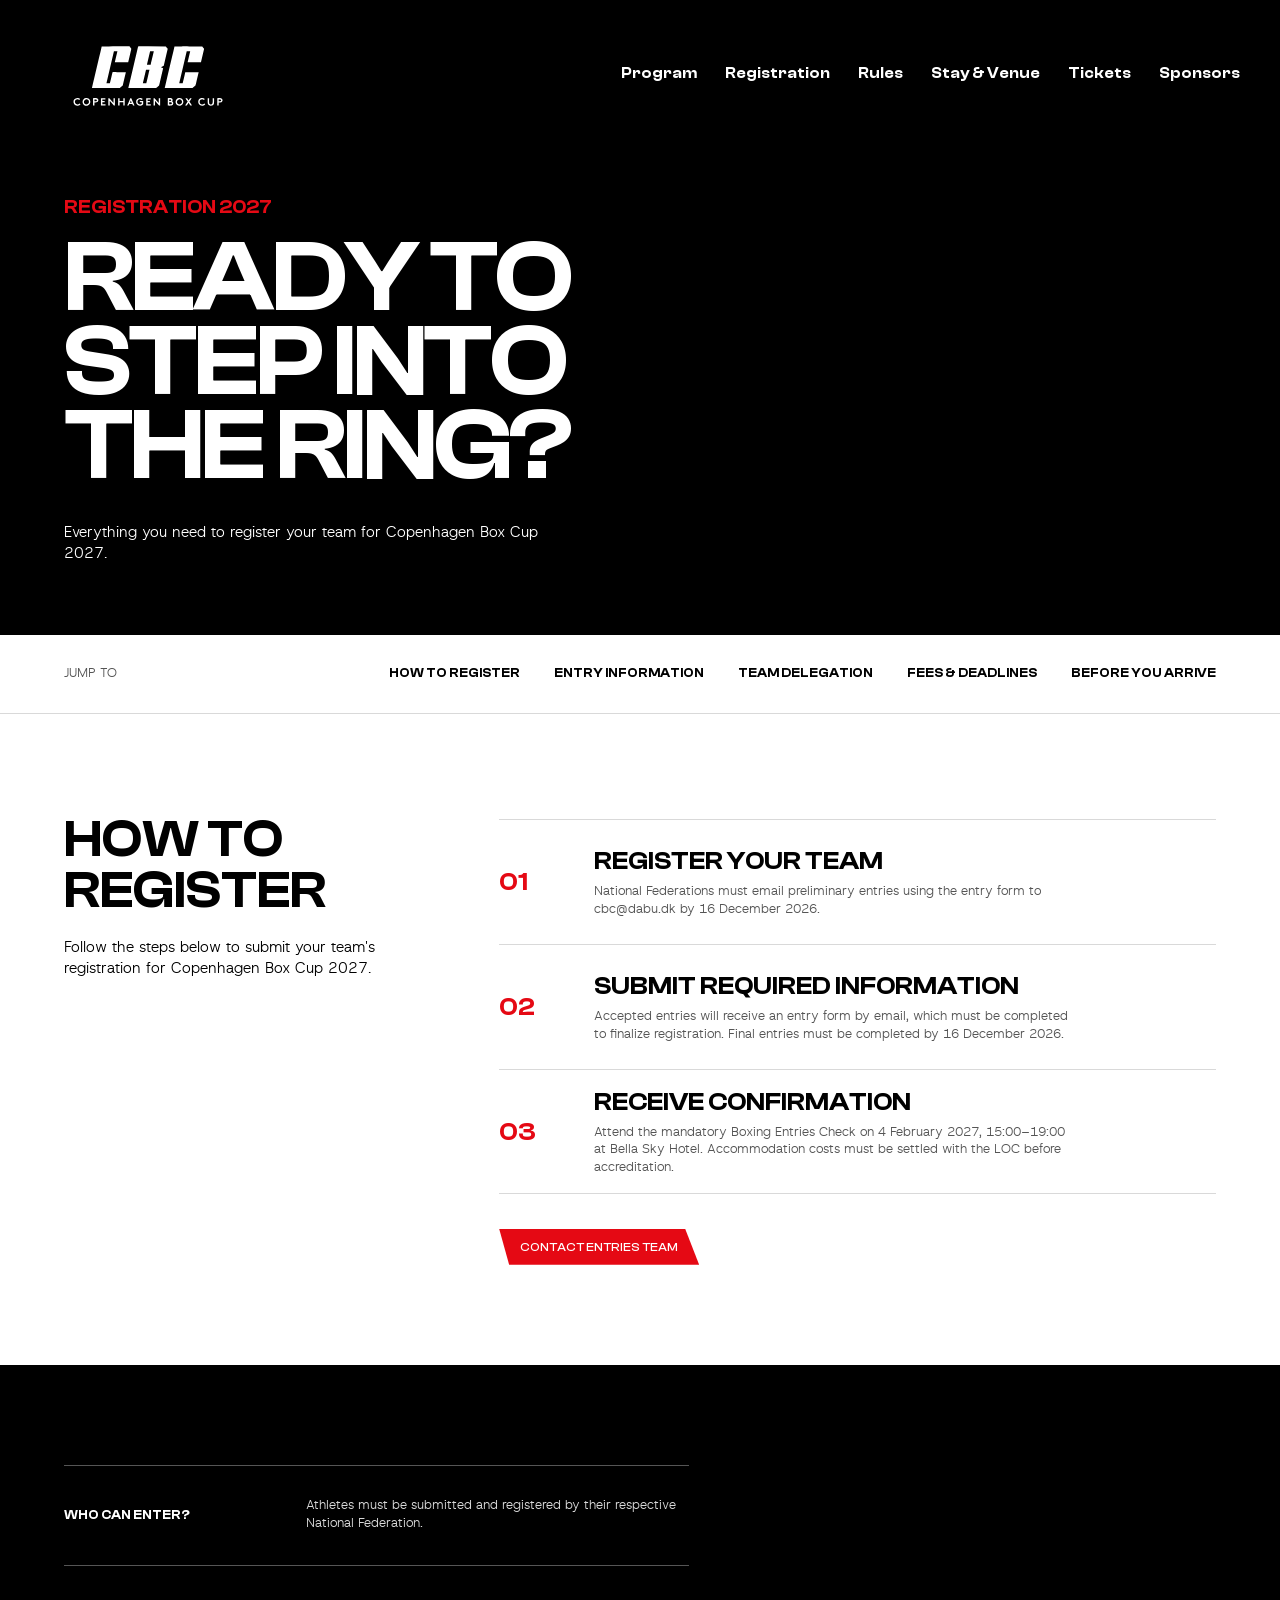
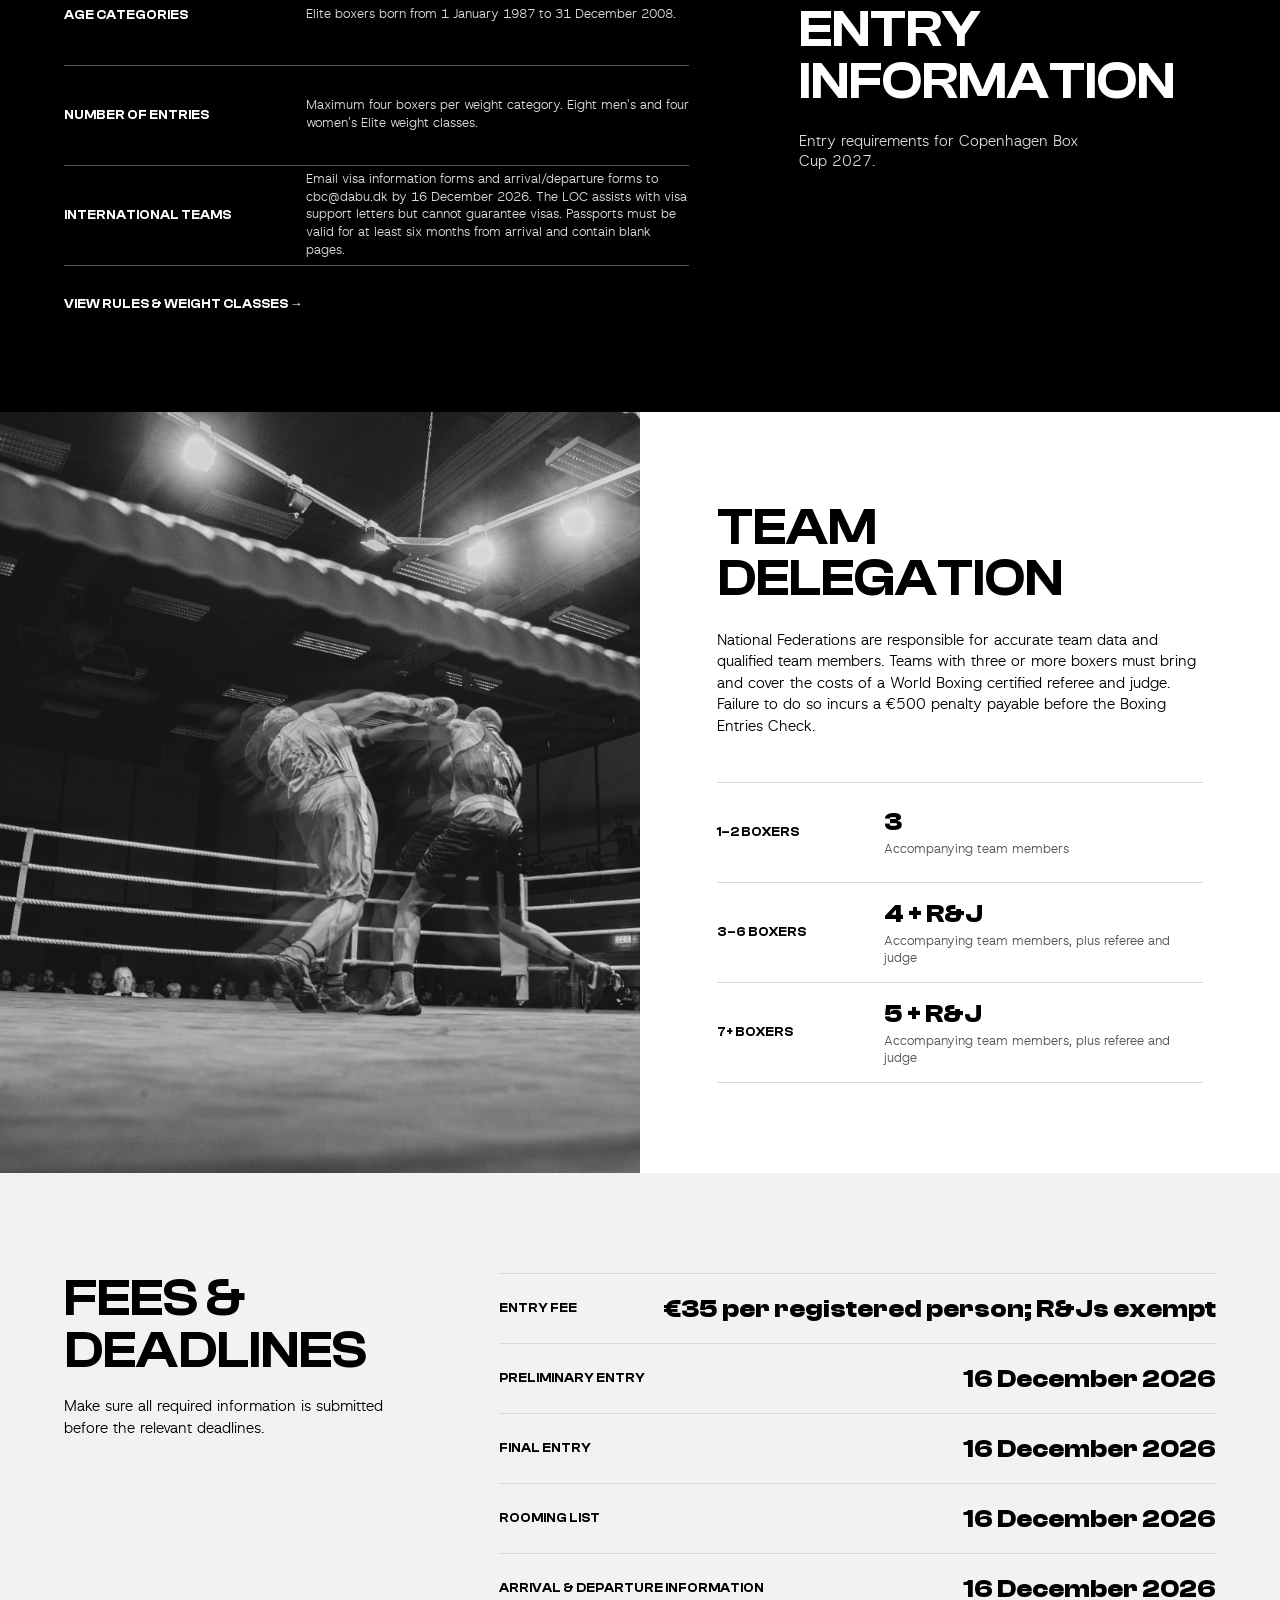
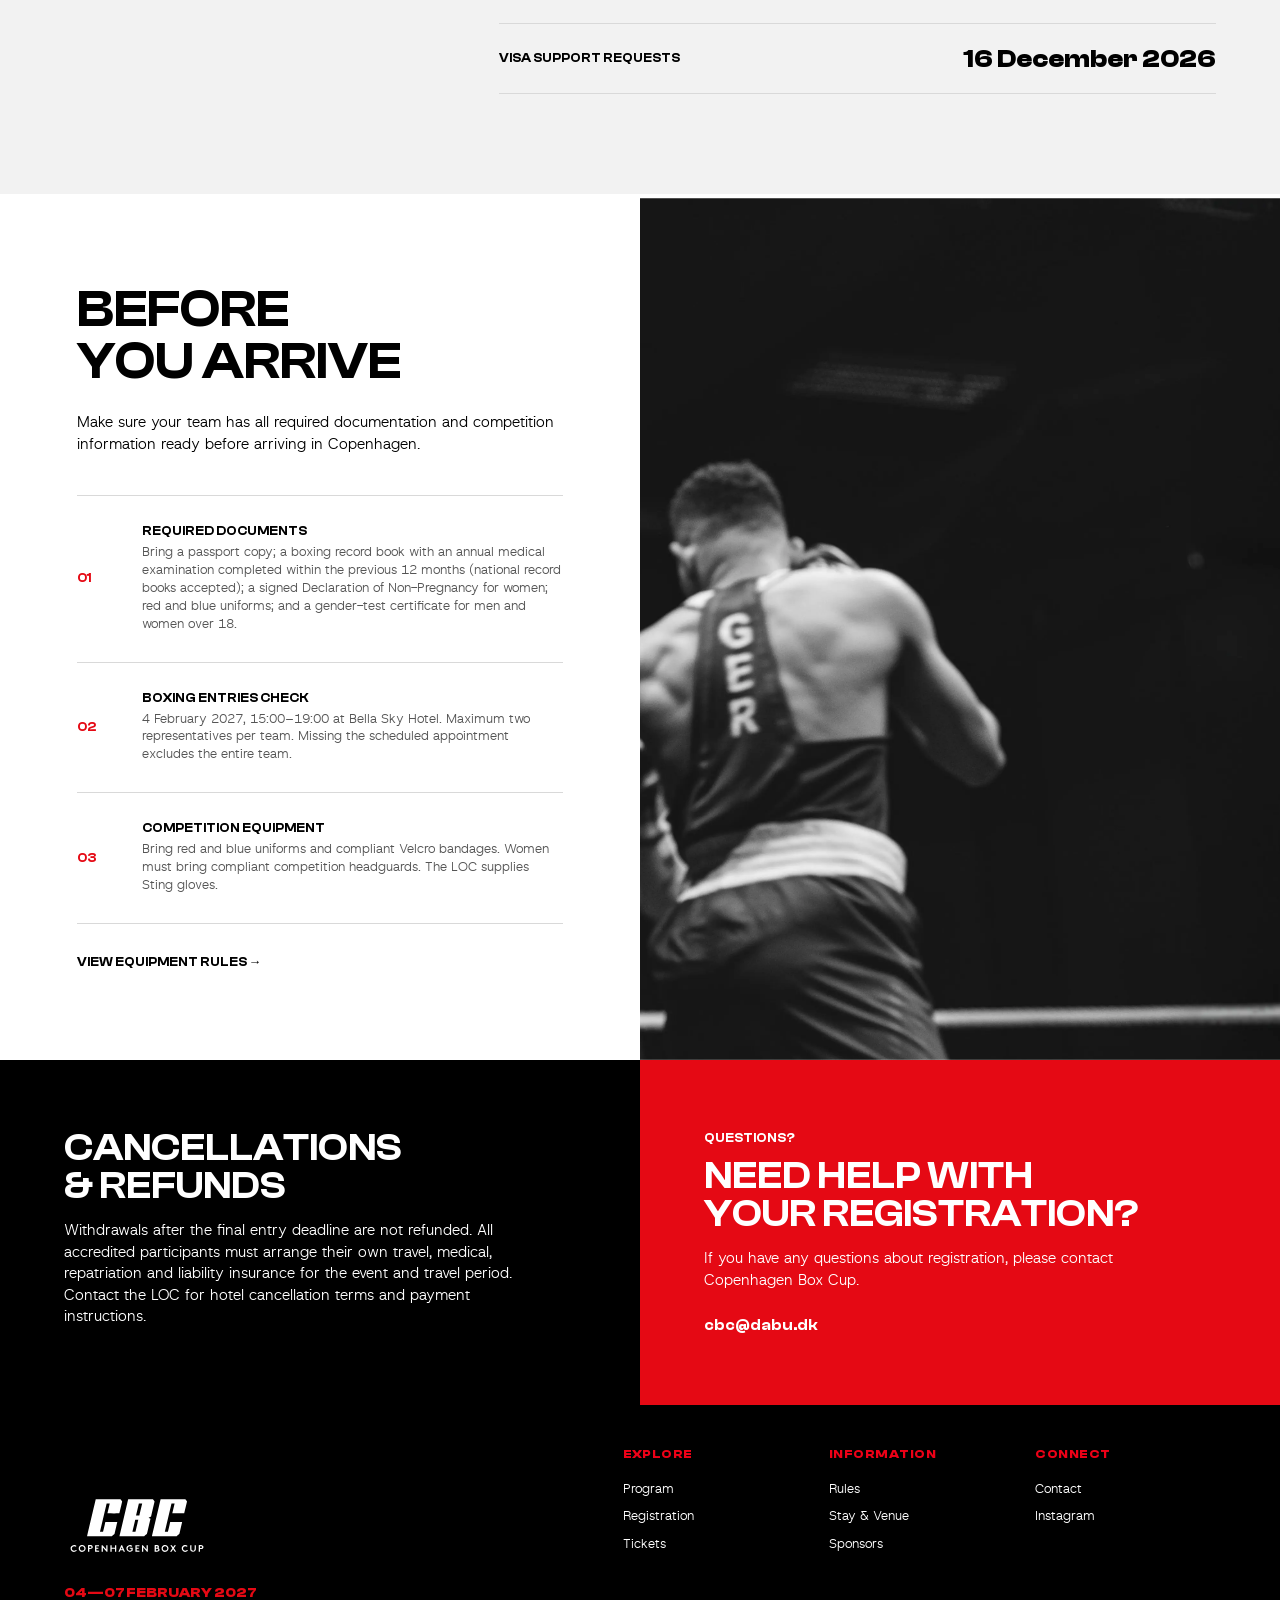
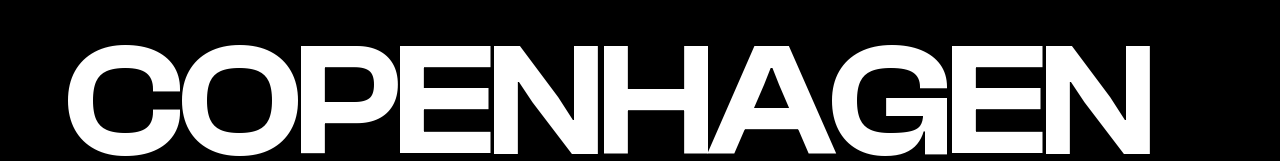
<file: registration.html>
<!DOCTYPE html>
<html lang="en">

<head>
    <meta charset="UTF-8">
    <meta name="viewport" content="width=device-width, initial-scale=1.0">
    <link rel="icon" type="image/svg+xml" href="images/CBC_favicon.svg?v=1">

    <meta name="robots" content="index, follow">

    <link rel="stylesheet" href="css/fonts.css">
    <link rel="stylesheet" href="css/custom.css?v=hover-system-2027">
    <link rel="stylesheet" href="css/general.css?v=hover-system-2027">
    <link rel="stylesheet" href="css/registration.css?v=link-hover-2027">

    <title>Registration | Copenhagen Box Cup</title>
    <link rel="stylesheet" href="css/footer.css?v=5">
    <link rel="canonical" href="https://copenhagenboxcup.com/registration">
</head>

<body>

    <header class="site-header">

        <a href="/home" class="site-logo">
            <img src="images/CBC_logo_with_text.svg" alt="Copenhagen Box Cup" width="2048" height="2048">
        </a>

        <button
            class="burger-btn"
            id="burger-btn"
            type="button"
            aria-label="Open menu"
            aria-expanded="false"
            aria-controls="main-nav"
        >
            <span></span>
            <span></span>
            <span></span>
        </button>

  <nav class="main-nav" id="main-nav">
    <ul>

        <li><a href="/program">Program</a></li>
        <li><a href="/registration">Registration</a></li>
        <li><a href="/rules">Rules</a></li>
        <li><a href="/stay-venue">Stay & Venue</a></li>
        <li><a href="/tickets">Tickets</a></li>
        <li><a href="/sponsors">Sponsors</a></li>
    </ul>
</nav>

    </header>

    <main>

        <section class="registration-hero">

            <div class="registration-hero-inner">

                <p class="registration-eyebrow">
                    REGISTRATION 2027
                </p>

                <h1 class="registration-title">
                    READY TO<br>
                    STEP INTO<br>
                    THE RING?
                </h1>

                <p class="registration-intro">
                    Everything you need to register your team for
                    Copenhagen Box Cup 2027.
                </p>

            </div>

        </section>

        <nav class="registration-jump" aria-label="Registration page navigation">

            <div class="registration-jump-inner">

                <span class="jump-label">
                    JUMP TO
                </span>

                <a href="#how-to-register">
                    HOW TO REGISTER
                    <span>→</span>
                </a>

                <a href="#entry-information">
                    ENTRY INFORMATION
                    <span>→</span>
                </a>

                <a href="#team-delegation">
                    TEAM DELEGATION
                    <span>→</span>
                </a>

                <a href="#fees-deadlines">
                    FEES & DEADLINES
                    <span>→</span>
                </a>

                <a href="#before-arrival">
                    BEFORE YOU ARRIVE
                    <span>→</span>
                </a>

            </div>

        </nav>

        <section class="register-process" id="how-to-register">

            <div class="register-process-inner">

                <div class="register-process-heading">

                    <h2>
                        HOW TO<br>
                        REGISTER
                    </h2>

                    <p>
                        Follow the steps below to submit your team's
                        registration for Copenhagen Box Cup 2027.
                    </p>

                </div>

                <div class="register-list">

                    <div class="register-row">

                        <span class="register-number">01</span>

                        <div class="register-row-content">
                            <h3>REGISTER YOUR TEAM</h3>

                            <p>National Federations must email preliminary entries using the entry form to cbc@dabu.dk by 16 December 2026.</p>
                        </div>
                    </div>

                    <div class="register-row">

                        <span class="register-number">02</span>

                        <div class="register-row-content">
                            <h3>SUBMIT REQUIRED INFORMATION</h3>

                            <p>Accepted entries will receive an entry form by email, which must be completed to finalize registration. Final entries must be completed by 16 December 2026.</p>
                        </div>

                    </div>

                    <div class="register-row">

                        <span class="register-number">03</span>

                        <div class="register-row-content">
                            <h3>RECEIVE CONFIRMATION</h3>

                            <p>Attend the mandatory Boxing Entries Check on 4 February 2027, 15:00–19:00 at Bella Sky Hotel. Accommodation costs must be settled with the LOC before accreditation.</p>
                        </div>

                    </div>

                    <div style="display: flex; flex-wrap: wrap; align-items: center; gap: 12px;">
                    <a href="mailto:cbc@dabu.dk?subject=Copenhagen%20Box%20Cup%202027%20-%20Team%20entry" class="btn btn-primary register-button">CONTACT ENTRIES TEAM</a>
                    </div>

                </div>

            </div>

        </section>

        <section class="entry-information" id="entry-information">

            <div class="entry-information-inner">

                <div class="entry-list">

                    <div class="entry-row">

                        <span>WHO CAN ENTER?</span>

                        <p>Athletes must be submitted and registered by their respective National Federation.</p>

                    </div>

                    <div class="entry-row">

                        <span>AGE CATEGORIES</span>

                        <p>Elite boxers born from 1 January 1987 to 31 December 2008.</p>

                    </div>

                    <div class="entry-row">

                        <span>NUMBER OF ENTRIES</span>

                        <p>Maximum four boxers per weight category. Eight men's and four women's Elite weight classes.</p>

                    </div>

                    <div class="entry-row">

                        <span>INTERNATIONAL TEAMS</span>

                        <p>Email visa information forms and arrival/departure forms to cbc@dabu.dk by 16 December 2026. The LOC assists with visa support letters but cannot guarantee visas. Passports must be valid for at least six months from arrival and contain blank pages.</p>

                    </div>

                    <a href="/rules" class="entry-link">
                        VIEW RULES & WEIGHT CLASSES <span class="link-arrow" aria-hidden="true">→</span>
                    </a>

                </div>

                <div class="entry-heading">

                    <h2>
                        ENTRY<br>
                        INFORMATION
                    </h2>

                    <p>
                        Entry requirements for Copenhagen Box Cup 2027.
                    </p>

                </div>

            </div>

        </section>

        <section class="team-delegation" id="team-delegation">

            <div class="delegation-image">
                <img
                    src="images/boxing-about.webp"
                    alt="Boxers at Copenhagen Box Cup"
                >
            </div>

            <div class="delegation-content">

                <div class="delegation-content-inner">

                    <h2>
                        TEAM<br>
                        DELEGATION
                    </h2>

                    <p class="delegation-intro">National Federations are responsible for accurate team data and qualified team members. Teams with three or more boxers must bring and cover the costs of a World Boxing certified referee and judge. Failure to do so incurs a €500 penalty payable before the Boxing Entries Check.</p>

                    <div class="delegation-list">
<div class="delegation-row"><span>1–2 BOXERS</span><div><strong>3</strong><p>Accompanying team members</p></div></div>
<div class="delegation-row"><span>3–6 BOXERS</span><div><strong>4 + R&amp;J</strong><p>Accompanying team members, plus referee and judge</p></div></div>
<div class="delegation-row"><span>7+ BOXERS</span><div><strong>5 + R&amp;J</strong><p>Accompanying team members, plus referee and judge</p></div></div>
</div>

                </div>

            </div>

        </section>

        <section class="fees-deadlines" id="fees-deadlines">

            <div class="fees-deadlines-inner">

                <div class="fees-heading">

                    <h2>
                        FEES &<br>
                        DEADLINES
                    </h2>

                    <p>
                        Make sure all required information is submitted
                        before the relevant deadlines.
                    </p>

                </div>

                <div class="deadline-list">

                    <div class="deadline-row">
                        <span>ENTRY FEE</span>

                        <strong>€35 per registered person; R&amp;Js exempt</strong>
                    </div>

                    <div class="deadline-row">
                        <span>PRELIMINARY ENTRY</span>

                        <strong>16 December 2026</strong>
                    </div>

                    <div class="deadline-row">
                        <span>FINAL ENTRY</span>

                        <strong>16 December 2026</strong>
                    </div>

                    <div class="deadline-row">
                        <span>ROOMING LIST</span>

                        <strong>16 December 2026</strong>
                    </div>

                    <div class="deadline-row">
                        <span>ARRIVAL & DEPARTURE INFORMATION</span>

                        <strong>16 December 2026</strong>
                    </div>

                    <div class="deadline-row"><span>VISA SUPPORT REQUESTS</span><strong>16 December 2026</strong></div>

                </div>

            </div>

        </section>

        <section class="before-arrival" id="before-arrival">

            <div class="arrival-content">

                <div class="arrival-content-inner">

                    <h2>
                        BEFORE<br>
                        YOU ARRIVE
                    </h2>

                    <p class="arrival-intro">
                        Make sure your team has all required
                        documentation and competition information
                        ready before arriving in Copenhagen.
                    </p>

                    <div class="arrival-list">

                        <div class="arrival-row">

                            <span>01</span>

                            <div>
                                <h3>REQUIRED DOCUMENTS</h3>

                                <p>Bring a passport copy; a boxing record book with an annual medical examination completed within the previous 12 months (national record books accepted); a signed Declaration of Non-Pregnancy for women; red and blue uniforms; and a gender-test certificate for men and women over 18.</p>
                            </div>

                        </div>

                        <div class="arrival-row">

                            <span>02</span>

                            <div>
                                <h3>BOXING ENTRIES CHECK</h3>

                                <p>4 February 2027, 15:00–19:00 at Bella Sky Hotel. Maximum two representatives per team. Missing the scheduled appointment excludes the entire team.</p>
                            </div>

                        </div>

                        <div class="arrival-row">

                            <span>03</span>

                            <div>
                                <h3>COMPETITION EQUIPMENT</h3>

                                <p>Bring red and blue uniforms and compliant Velcro bandages. Women must bring compliant competition headguards. The LOC supplies Sting gloves.</p>
                            </div>

                        </div>

                    </div>

                    <a href="/rules" class="arrival-link">
                        VIEW EQUIPMENT RULES <span class="link-arrow" aria-hidden="true">→</span>
                    </a>

                </div>

            </div>

            <div class="arrival-image">
                <img
                    src="images/boxing_1.webp"
                    alt="Boxing at Copenhagen Box Cup"
                >
            </div>

        </section>

        <section class="registration-bottom">

            <div class="registration-bottom-inner">

                <div class="cancellation-panel">

                    <h2>
                        CANCELLATIONS<br>
                        & REFUNDS
                    </h2>

                    <p>
                        Withdrawals after the final entry deadline are not refunded. All accredited participants must arrange their own travel, medical, repatriation and liability insurance for the event and travel period. Contact the LOC for hotel cancellation terms and payment instructions.
                    </p>

                </div>

                <div class="registration-help">

                    <p class="help-eyebrow">
                        QUESTIONS?
                    </p>

                    <h2>
                        NEED HELP WITH<br>
                        YOUR REGISTRATION?
                    </h2>

                    <p>
                        If you have any questions about registration,
                        please contact Copenhagen Box Cup.
                    </p>

                    <a href="mailto:cbc@dabu.dk">
                        cbc@dabu.dk
                    </a>

                </div>

            </div>

        </section>

    </main>

    <footer class="site-footer">
  <div class="footer-top">
    <div class="footer-brand">
      <a href="/home" class="footer-logo" aria-label="Copenhagen Box Cup home"><img src="images/CBC_logo_with_text.svg" alt="Copenhagen Box Cup" loading="lazy"></a>
      <p class="footer-dates">04—07 FEBRUARY 2027</p>
    </div>
    <nav class="footer-links" aria-label="Footer navigation">
      <div class="footer-column">
        <h3>EXPLORE</h3>
        <a href="/program">Program</a>
        <a href="/registration">Registration</a>
        <a href="/tickets">Tickets</a>
      </div>
      <div class="footer-column">
        <h3>INFORMATION</h3>
        <a href="/rules">Rules</a>
        <a href="/stay-venue">Stay &amp; Venue</a>
        <a href="/sponsors">Sponsors</a>
      </div>
      <div class="footer-column">
        <h3>CONNECT</h3>
        <a href="/home#contact">Contact</a>
        <a href="https://www.instagram.com/copenhagenboxcup/" target="_blank" rel="noopener noreferrer">Instagram</a>
      </div>
    </nav>
  </div>
  <div class="footer-title" aria-label="Copenhagen">COPENHAGEN</div>
</footer>

    <script src="js/menu.js"></script>

</body>

</html>
</file>
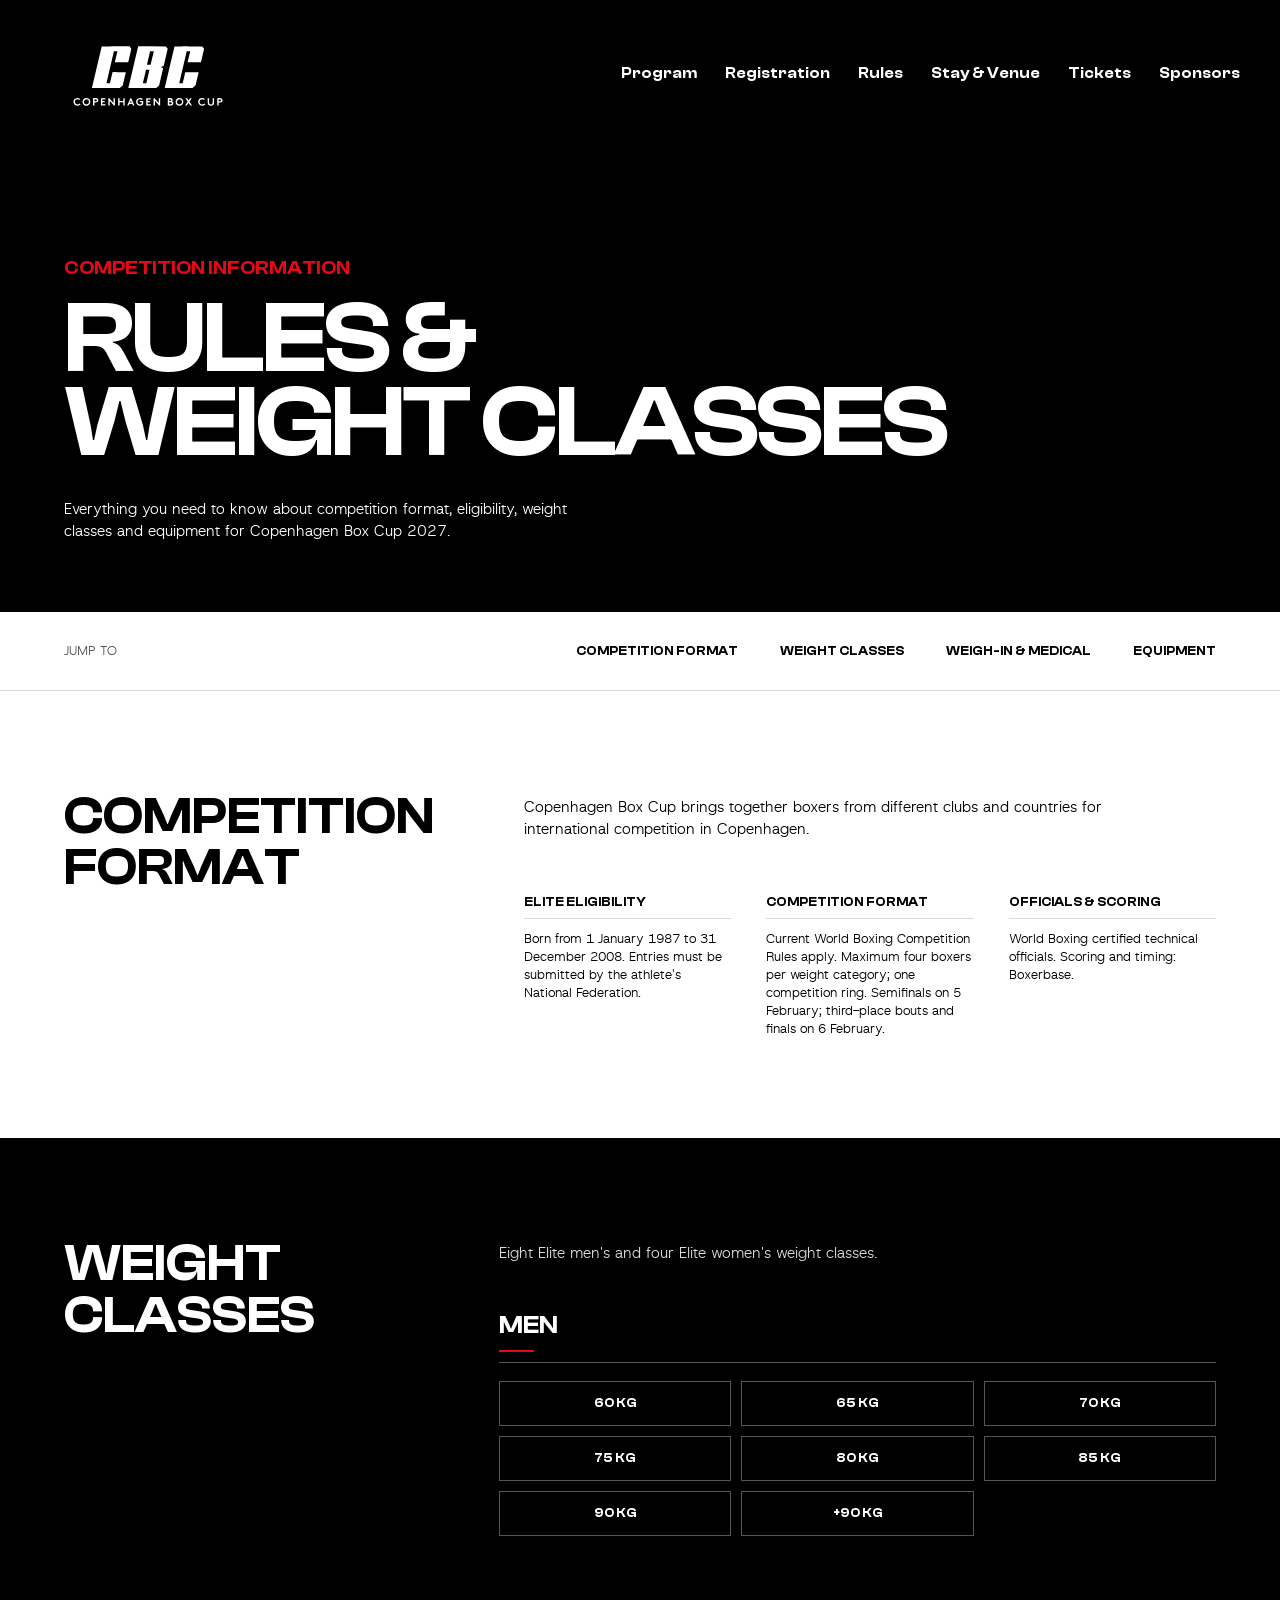
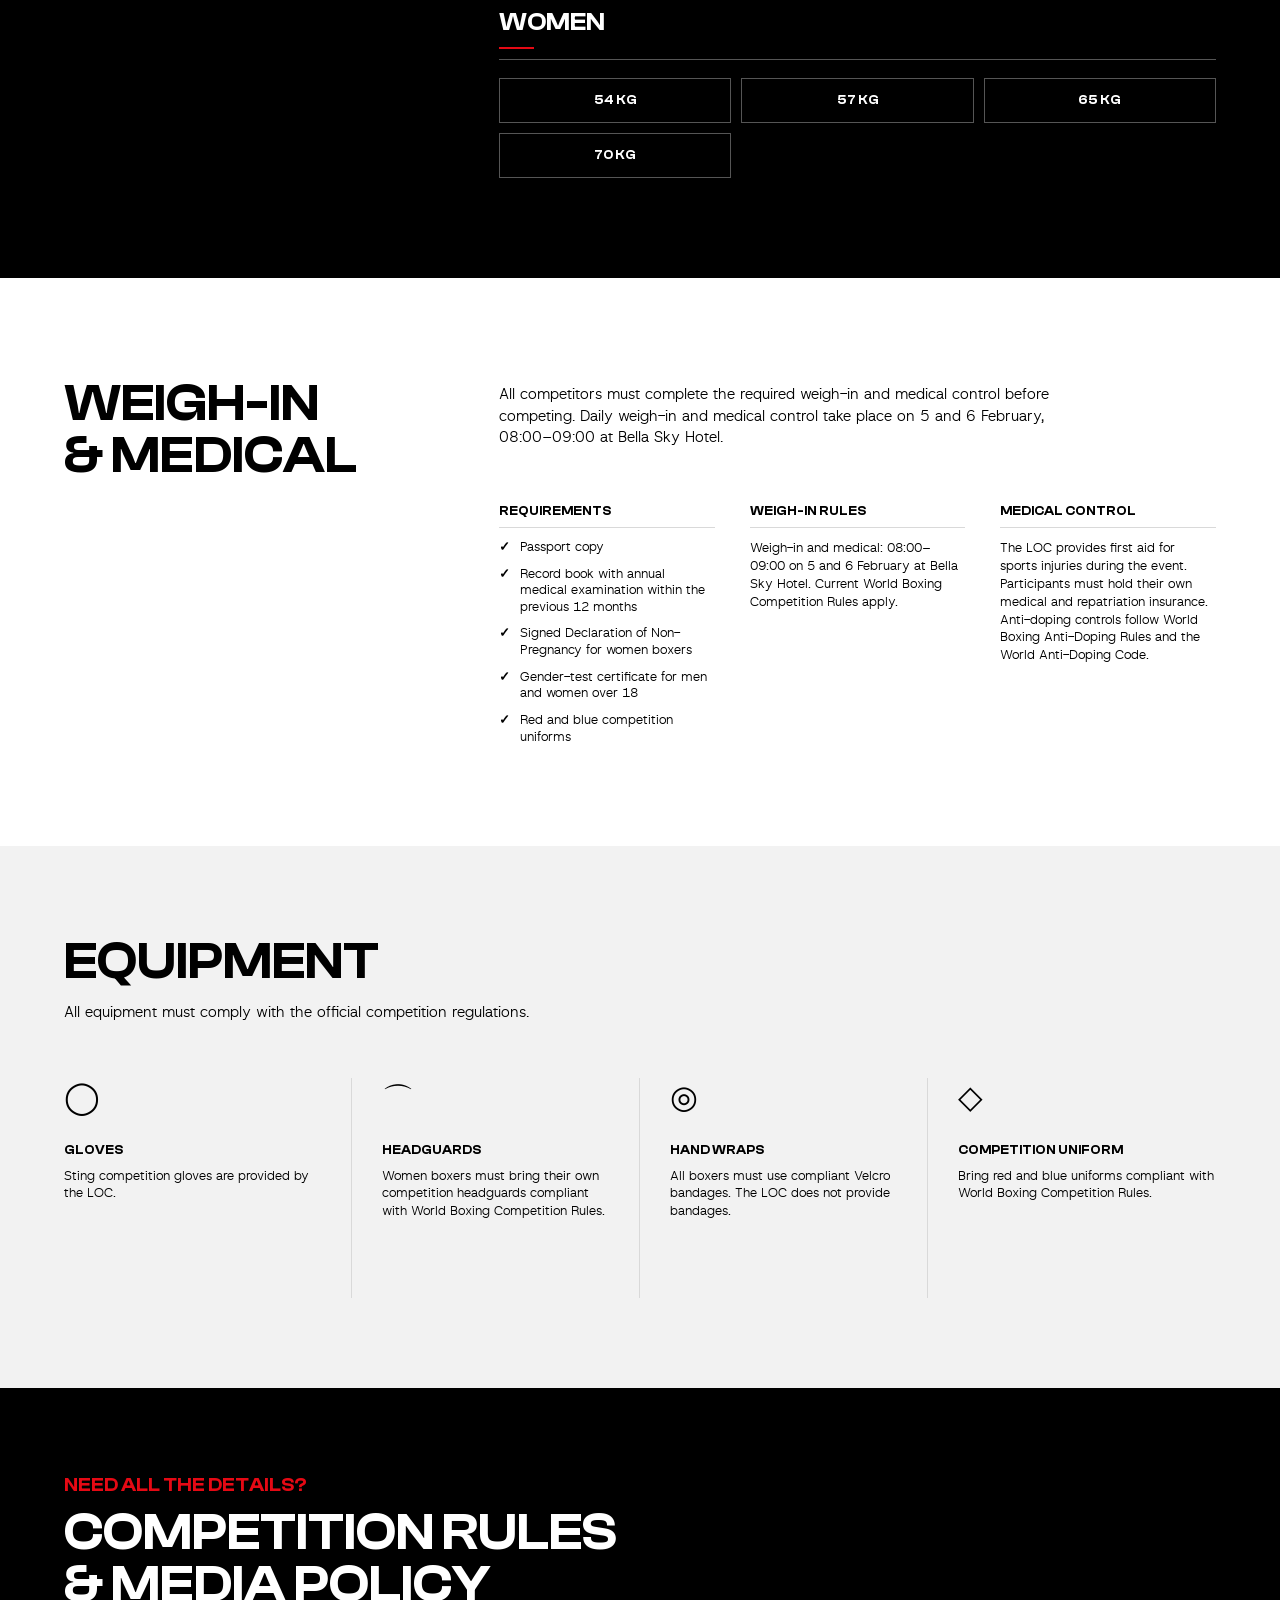
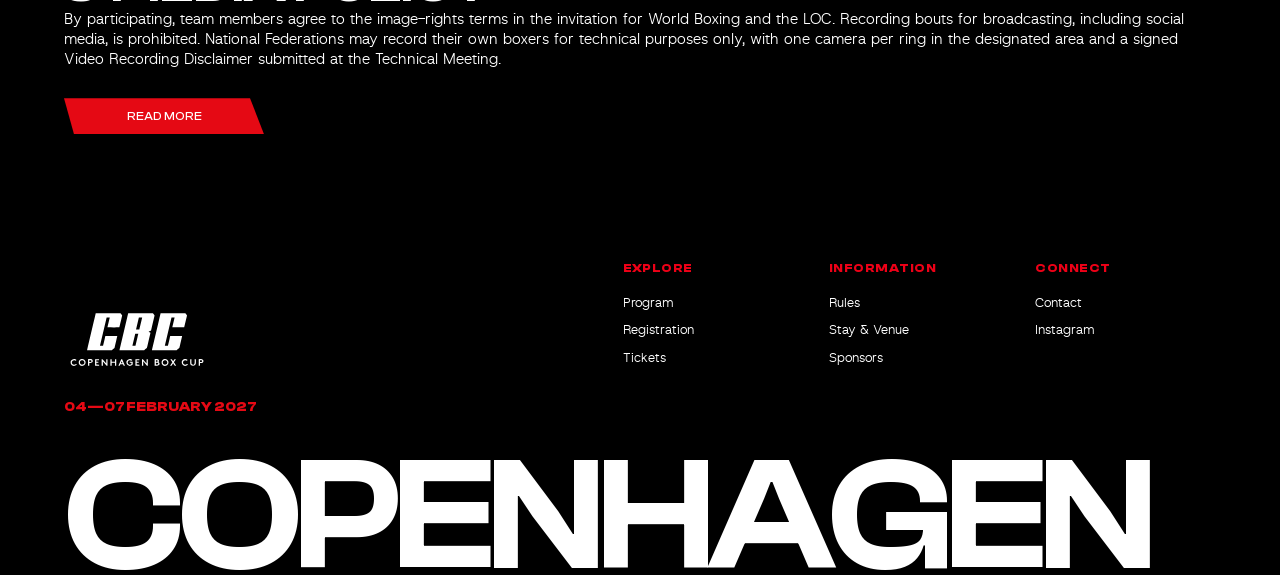
<file: rules.html>
<!DOCTYPE html>
<html lang="en">

<head>
    <meta charset="UTF-8">
    <meta name="viewport" content="width=device-width, initial-scale=1.0">
    <link rel="icon" type="image/svg+xml" href="images/CBC_favicon.svg?v=1">

    <meta name="robots" content="index, follow">

    <link rel="stylesheet" href="css/fonts.css">
    <link rel="stylesheet" href="css/custom.css?v=hover-system-2027">
    <link rel="stylesheet" href="css/general.css?v=hover-system-2027">
    <link rel="stylesheet" href="css/rules.css?v=stacked-readmore-2027">

    <title>Rules & Weight Classes | Copenhagen Box Cup</title>
    <link rel="stylesheet" href="css/footer.css?v=5">
    <link rel="canonical" href="https://copenhagenboxcup.com/rules">
</head>

<body>

    <header class="site-header">

        <a href="/home" class="site-logo">
            <img src="images/CBC_logo_with_text.svg" alt="Copenhagen Box Cup" width="2048" height="2048">
        </a>

        <button
            class="burger-btn"
            id="burger-btn"
            type="button"
            aria-label="Open menu"
            aria-expanded="false"
            aria-controls="main-nav"
        >
            <span></span>
            <span></span>
            <span></span>
        </button>

  <nav class="main-nav" id="main-nav">
    <ul>

        <li><a href="/program">Program</a></li>
        <li><a href="/registration">Registration</a></li>
        <li><a href="/rules">Rules</a></li>
        <li><a href="/stay-venue">Stay & Venue</a></li>
        <li><a href="/tickets">Tickets</a></li>
        <li><a href="/sponsors">Sponsors</a></li>
    </ul>
</nav>

    </header>

    <main>

        <section class="rules-hero">

            <div class="rules-hero-inner">

                <p class="rules-eyebrow">
                    COMPETITION INFORMATION
                </p>

                <h1 class="rules-title">
                    RULES &<br>
                    WEIGHT CLASSES
                </h1>

                <p class="rules-intro">
                    Everything you need to know about competition format,
                    eligibility, weight classes and equipment for
                    Copenhagen Box Cup 2027.
                </p>

            </div>

        </section>

        <nav class="rules-jump" aria-label="Rules page navigation">

            <div class="rules-jump-inner">

                <span class="jump-label">JUMP TO</span>

                <a href="#competition-format">
                    COMPETITION FORMAT
                    <span>→</span>
                </a>

                <a href="#weight-classes">
                    WEIGHT CLASSES
                    <span>→</span>
                </a>

                <a href="#weigh-in">
                    WEIGH-IN & MEDICAL
                    <span>→</span>
                </a>

                <a href="#equipment">
                    EQUIPMENT
                    <span>→</span>
                </a>

            </div>

        </nav>

        <section
            class="rules-section competition-format"
            id="competition-format"
        >

            <div class="rules-section-inner">

                <div class="section-heading">

                    <h2>
                        COMPETITION<br>
                        FORMAT
                    </h2>

                </div>

                <div class="competition-content">

                    <p class="section-intro">
                        Copenhagen Box Cup brings together boxers from
                        different clubs and countries for international
                        competition in Copenhagen.
                    </p>

                    <div class="competition-grid">
<div class="rule-block"><h3>ELITE ELIGIBILITY</h3><p>Born from 1 January 1987 to 31 December 2008. Entries must be submitted by the athlete's National Federation.</p></div>
<div class="rule-block"><h3>COMPETITION FORMAT</h3><p>Current World Boxing Competition Rules apply. Maximum four boxers per weight category; one competition ring. Semifinals on 5 February; third-place bouts and finals on 6 February.</p></div>
<div class="rule-block"><h3>OFFICIALS &amp; SCORING</h3><p>World Boxing certified technical officials. Scoring and timing: Boxerbase.</p></div>
</div>

                </div>

            </div>

        </section>

        <section
            class="weight-classes"
            id="weight-classes"
        >

            <div class="weight-inner">

                <div class="section-heading section-heading-dark">

                    <h2>
                        WEIGHT<br>
                        CLASSES
                    </h2>

                </div>

                <div class="weight-content">

<p class="weight-note">Eight Elite men's and four Elite women's weight classes.</p>
<div class="weight-group"><h3>MEN</h3><div class="weight-grid"><span>60 KG</span><span>65 KG</span><span>70 KG</span><span>75 KG</span><span>80 KG</span><span>85 KG</span><span>90 KG</span><span>+90 KG</span></div></div>
<div class="weight-group"><h3>WOMEN</h3><div class="weight-grid"><span>54 KG</span><span>57 KG</span><span>65 KG</span><span>70 KG</span></div></div>
                </div>

            </div>

        </section>

        <section
            class="rules-section weigh-in"
            id="weigh-in"
        >

            <div class="rules-section-inner">

                <div class="section-heading">

                    <h2>
                        WEIGH-IN<br>
                        & MEDICAL
                    </h2>

                </div>

                <div class="weigh-content">

                    <p class="section-intro">
                        All competitors must complete the required
                        weigh-in and medical control before competing.
                        Daily weigh-in and medical control take place on 5 and 6 February, 08:00–09:00 at Bella Sky Hotel.
                    </p>

                    <div class="weigh-grid">

                        <div class="rule-block">

                            <h3>REQUIREMENTS</h3>

                            <ul class="rule-list"><li><span>✓</span>Passport copy</li><li><span>✓</span>Record book with annual medical examination within the previous 12 months</li><li><span>✓</span>Signed Declaration of Non-Pregnancy for women boxers</li><li><span>✓</span>Gender-test certificate for men and women over 18</li><li><span>✓</span>Red and blue competition uniforms</li></ul>

                        </div>

                        <div class="rule-block">

                            <h3>WEIGH-IN RULES</h3>

                            <p>
                                Weigh-in and medical: 08:00–09:00 on 5 and 6 February at Bella Sky Hotel. Current World Boxing Competition Rules apply.
                            </p>

                        </div>

                        <div class="rule-block">

                            <h3>MEDICAL CONTROL</h3>

                            <p>
                                The LOC provides first aid for sports injuries during the event. Participants must hold their own medical and repatriation insurance. Anti-doping controls follow World Boxing Anti-Doping Rules and the World Anti-Doping Code.
                            </p>

                        </div>

                    </div>

                </div>

            </div>

        </section>

        <section
            class="equipment"
            id="equipment"
        >

            <div class="equipment-inner">

                <div class="equipment-heading">

                    <h2>EQUIPMENT</h2>

                    <p>
                        All equipment must comply with the official
                        competition regulations.
                    </p>

                </div>

                <div class="equipment-grid">

                    <div class="equipment-item">
                        <span class="equipment-icon">◯</span>

                        <h3>GLOVES</h3>

                        <p>
                            Sting competition gloves are provided by the LOC.
                        </p>
                    </div>

                    <div class="equipment-item">
                        <span class="equipment-icon">⌒</span>

                        <h3>HEADGUARDS</h3>

                        <p>
                            Women boxers must bring their own competition headguards compliant with World Boxing Competition Rules.
                        </p>
                    </div>

                    <div class="equipment-item">
                        <span class="equipment-icon">◎</span>

                        <h3>HAND WRAPS</h3>

                        <p>
                            All boxers must use compliant Velcro bandages. The LOC does not provide bandages.
                        </p>
                    </div>

                    <div class="equipment-item">
                        <span class="equipment-icon">◇</span>

                        <h3>COMPETITION UNIFORM</h3>

                        <p>
                            Bring red and blue uniforms compliant with World Boxing Competition Rules.
                        </p>
                    </div>

                </div>

            </div>

        </section>

        <section class="rules-download">

            <div class="rules-download-inner">

                <div>

                    <p class="download-eyebrow">
                        NEED ALL THE DETAILS?
                    </p>

                    <h2>
                        COMPETITION RULES<br>
                        &amp; MEDIA POLICY
                    </h2>

                <p>By participating, team members agree to the image-rights terms in the invitation for World Boxing and the LOC. Recording bouts for broadcasting, including social media, is prohibited. National Federations may record their own boxers for technical purposes only, with one camera per ring in the designated area and a signed Video Recording Disclaimer submitted at the Technical Meeting.</p>
                </div>

                <a href="documents/Copenhagen%20Box%20Cup%202027%20invitation.pdf" class="btn btn-primary" target="_blank" rel="noopener noreferrer" aria-label="Read Copenhagen Box Cup 2027 invitation PDF in a new tab">READ MORE</a>

            </div>

        </section>

    </main>

    <footer class="site-footer">
  <div class="footer-top">
    <div class="footer-brand">
      <a href="/home" class="footer-logo" aria-label="Copenhagen Box Cup home"><img src="images/CBC_logo_with_text.svg" alt="Copenhagen Box Cup" loading="lazy"></a>
      <p class="footer-dates">04—07 FEBRUARY 2027</p>
    </div>
    <nav class="footer-links" aria-label="Footer navigation">
      <div class="footer-column">
        <h3>EXPLORE</h3>
        <a href="/program">Program</a>
        <a href="/registration">Registration</a>
        <a href="/tickets">Tickets</a>
      </div>
      <div class="footer-column">
        <h3>INFORMATION</h3>
        <a href="/rules">Rules</a>
        <a href="/stay-venue">Stay &amp; Venue</a>
        <a href="/sponsors">Sponsors</a>
      </div>
      <div class="footer-column">
        <h3>CONNECT</h3>
        <a href="/home#contact">Contact</a>
        <a href="https://www.instagram.com/copenhagenboxcup/" target="_blank" rel="noopener noreferrer">Instagram</a>
      </div>
    </nav>
  </div>
  <div class="footer-title" aria-label="Copenhagen">COPENHAGEN</div>
</footer>

    <script src="js/menu.js"></script>

</body>

</html>
</file>
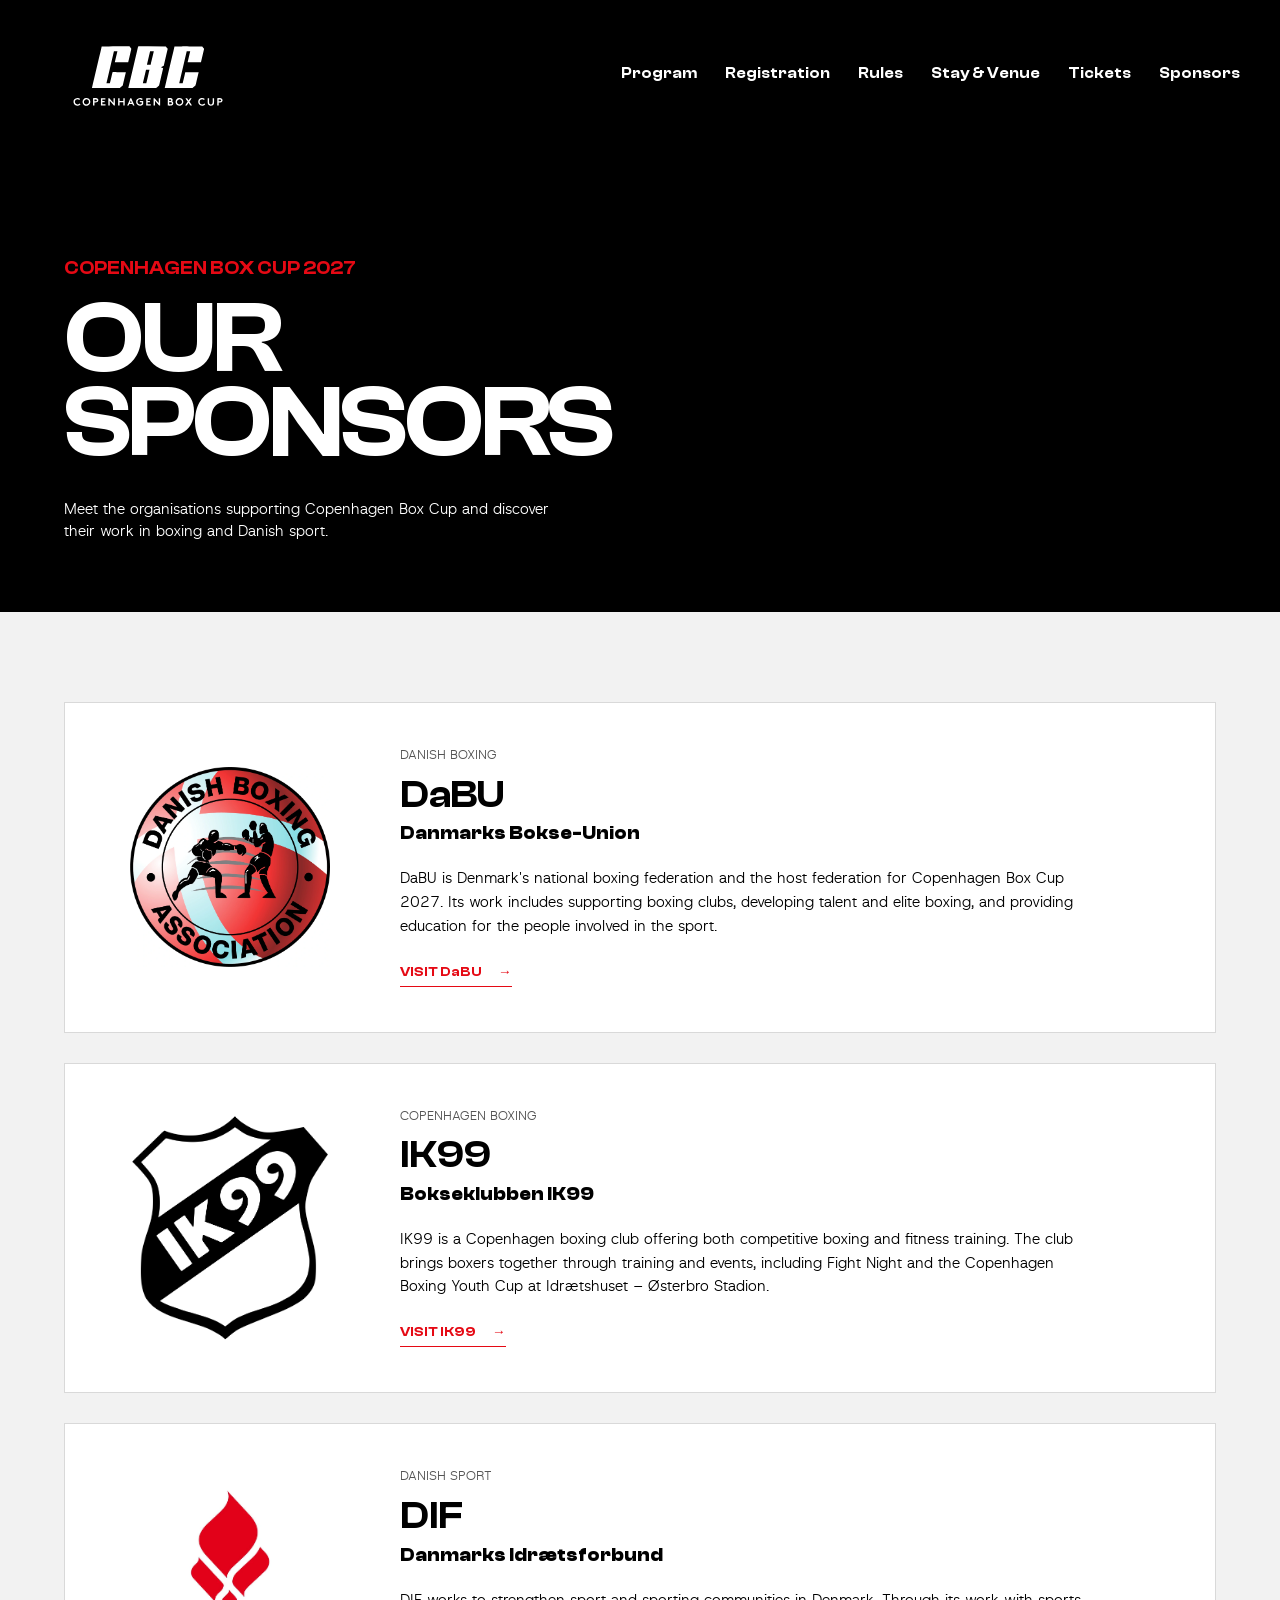
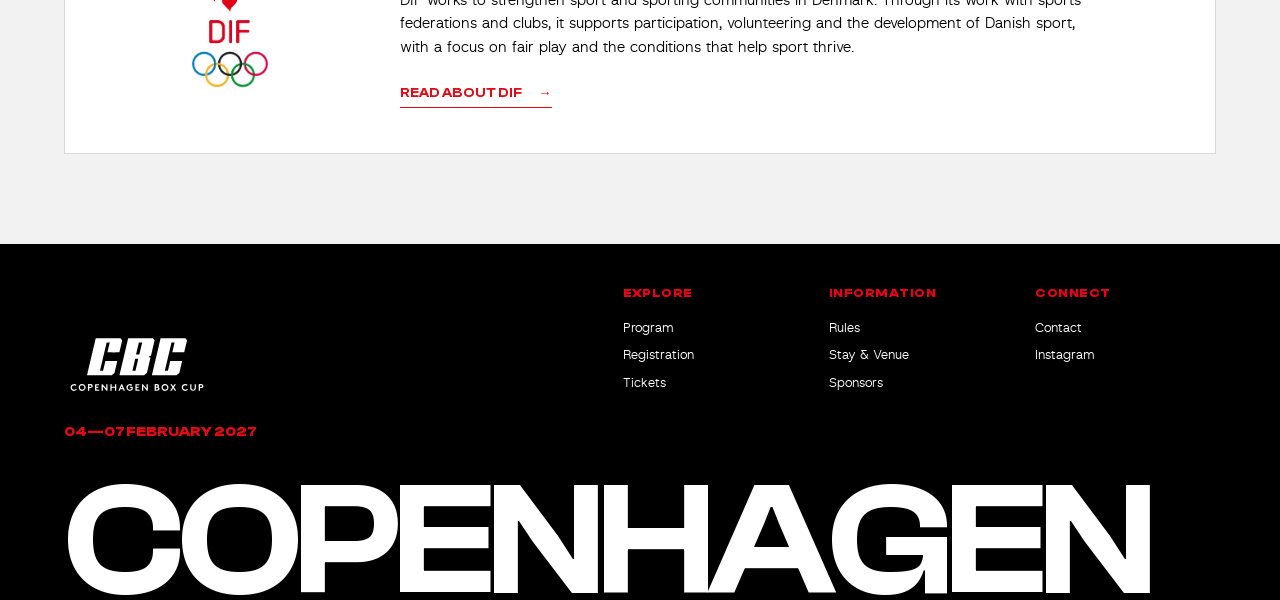
<file: sponsors.html>
<!DOCTYPE html>
<html lang="en">

<head>
    <meta charset="UTF-8">
    <meta name="viewport" content="width=device-width, initial-scale=1.0">
    <link rel="icon" type="image/svg+xml" href="images/CBC_favicon.svg?v=1">

    <meta name="robots" content="index, follow">

    <link rel="stylesheet" href="css/fonts.css">
    <link rel="stylesheet" href="css/custom.css?v=hover-system-2027">
    <link rel="stylesheet" href="css/general.css?v=hover-system-2027">
    <link rel="stylesheet" href="css/program.css?v=hover-system-2027">
    <link rel="stylesheet" href="css/sponsors.css?v=hover-system-2027">

    <title>Sponsors | Copenhagen Box Cup</title>
    <link rel="stylesheet" href="css/footer.css?v=5">
    <link rel="canonical" href="https://copenhagenboxcup.com/sponsors">
</head>

<body>

    <header class="site-header">

        <a href="/home" class="site-logo">
            <img src="images/CBC_logo_with_text.svg" alt="Copenhagen Box Cup" width="2048" height="2048">
        </a>

        <button
            class="burger-btn"
            id="burger-btn"
            type="button"
            aria-label="Open menu"
            aria-expanded="false"
            aria-controls="main-nav"
        >
            <span></span>
            <span></span>
            <span></span>
        </button>

  <nav class="main-nav" id="main-nav">
    <ul>

        <li><a href="/program">Program</a></li>
        <li><a href="/registration">Registration</a></li>
        <li><a href="/rules">Rules</a></li>
        <li><a href="/stay-venue">Stay & Venue</a></li>
        <li><a href="/tickets">Tickets</a></li>
        <li><a href="/sponsors" aria-current="page">Sponsors</a></li>
    </ul>
</nav>

    </header>

    <main>
<section class="program-hero"><div class="program-hero-inner">
<p class="program-eyebrow">COPENHAGEN BOX CUP 2027</p>
<h1 class="program-title">OUR<br>SPONSORS</h1>
<p class="program-intro">Meet the organisations supporting Copenhagen Box Cup and discover their work in boxing and Danish sport.</p>
</div></section>
<section class="sponsor-directory" aria-label="About our sponsors">
<div class="sponsor-directory-inner">
<article class="sponsor-box" id="dabu">
<div class="sponsor-box-logo"><img src="images/sponsors/dabu.webp" alt="DaBU logo" width="1234" height="1234"></div>
<div class="sponsor-box-content"><p class="sponsor-category">DANISH BOXING</p><h2>DaBU</h2>
<h3>Danmarks Bokse-Union</h3>
<p>DaBU is Denmark's national boxing federation and the host federation for Copenhagen Box Cup 2027. Its work includes supporting boxing clubs, developing talent and elite boxing, and providing education for the people involved in the sport.</p>
<a class="sponsor-website" href="https://www.dabu.dk/" target="_blank" rel="noopener">VISIT DaBU <span aria-hidden="true">→</span><span class="sponsor-link-note"> (opens in a new tab)</span></a>
</div></article>
<article class="sponsor-box" id="ik99">
<div class="sponsor-box-logo"><img src="images/IK99_logo.webp?v=1" alt="IK99 boxing club logo" loading="lazy"></div>
<div class="sponsor-box-content"><p class="sponsor-category">COPENHAGEN BOXING</p><h2>IK99</h2>
<h3>Bokseklubben IK99</h3>
<p>IK99 is a Copenhagen boxing club offering both competitive boxing and fitness training. The club brings boxers together through training and events, including Fight Night and the Copenhagen Boxing Youth Cup at Idrætshuset – Østerbro Stadion.</p>
<a class="sponsor-website" href="https://ik99.dk/" target="_blank" rel="noopener">VISIT IK99 <span aria-hidden="true">→</span><span class="sponsor-link-note"> (opens in a new tab)</span></a>
</div></article>
<article class="sponsor-box" id="dif">
<div class="sponsor-box-logo"><img src="images/sponsors/dif.webp" alt="DIF logo" width="546" height="1114" loading="lazy"></div>
<div class="sponsor-box-content"><p class="sponsor-category">DANISH SPORT</p><h2>DIF</h2>
<h3>Danmarks Idrætsforbund</h3>
<p>DIF works to strengthen sport and sporting communities in Denmark. Through its work with sports federations and clubs, it supports participation, volunteering and the development of Danish sport, with a focus on fair play and the conditions that help sport thrive.</p>
<a class="sponsor-website" href="https://www.dif.dk/om-dif" target="_blank" rel="noopener">READ ABOUT DIF <span aria-hidden="true">→</span><span class="sponsor-link-note"> (opens in a new tab)</span></a>
</div></article>
</div></section>
</main>

    <footer class="site-footer">
  <div class="footer-top">
    <div class="footer-brand">
      <a href="/home" class="footer-logo" aria-label="Copenhagen Box Cup home"><img src="images/CBC_logo_with_text.svg" alt="Copenhagen Box Cup" loading="lazy"></a>
      <p class="footer-dates">04—07 FEBRUARY 2027</p>
    </div>
    <nav class="footer-links" aria-label="Footer navigation">
      <div class="footer-column">
        <h3>EXPLORE</h3>
        <a href="/program">Program</a>
        <a href="/registration">Registration</a>
        <a href="/tickets">Tickets</a>
      </div>
      <div class="footer-column">
        <h3>INFORMATION</h3>
        <a href="/rules">Rules</a>
        <a href="/stay-venue">Stay &amp; Venue</a>
        <a href="/sponsors">Sponsors</a>
      </div>
      <div class="footer-column">
        <h3>CONNECT</h3>
        <a href="/home#contact">Contact</a>
        <a href="https://www.instagram.com/copenhagenboxcup/" target="_blank" rel="noopener noreferrer">Instagram</a>
      </div>
    </nav>
  </div>
  <div class="footer-title" aria-label="Copenhagen">COPENHAGEN</div>
</footer>

    <script src="js/menu.js"></script>

</body>

</html>
</file>
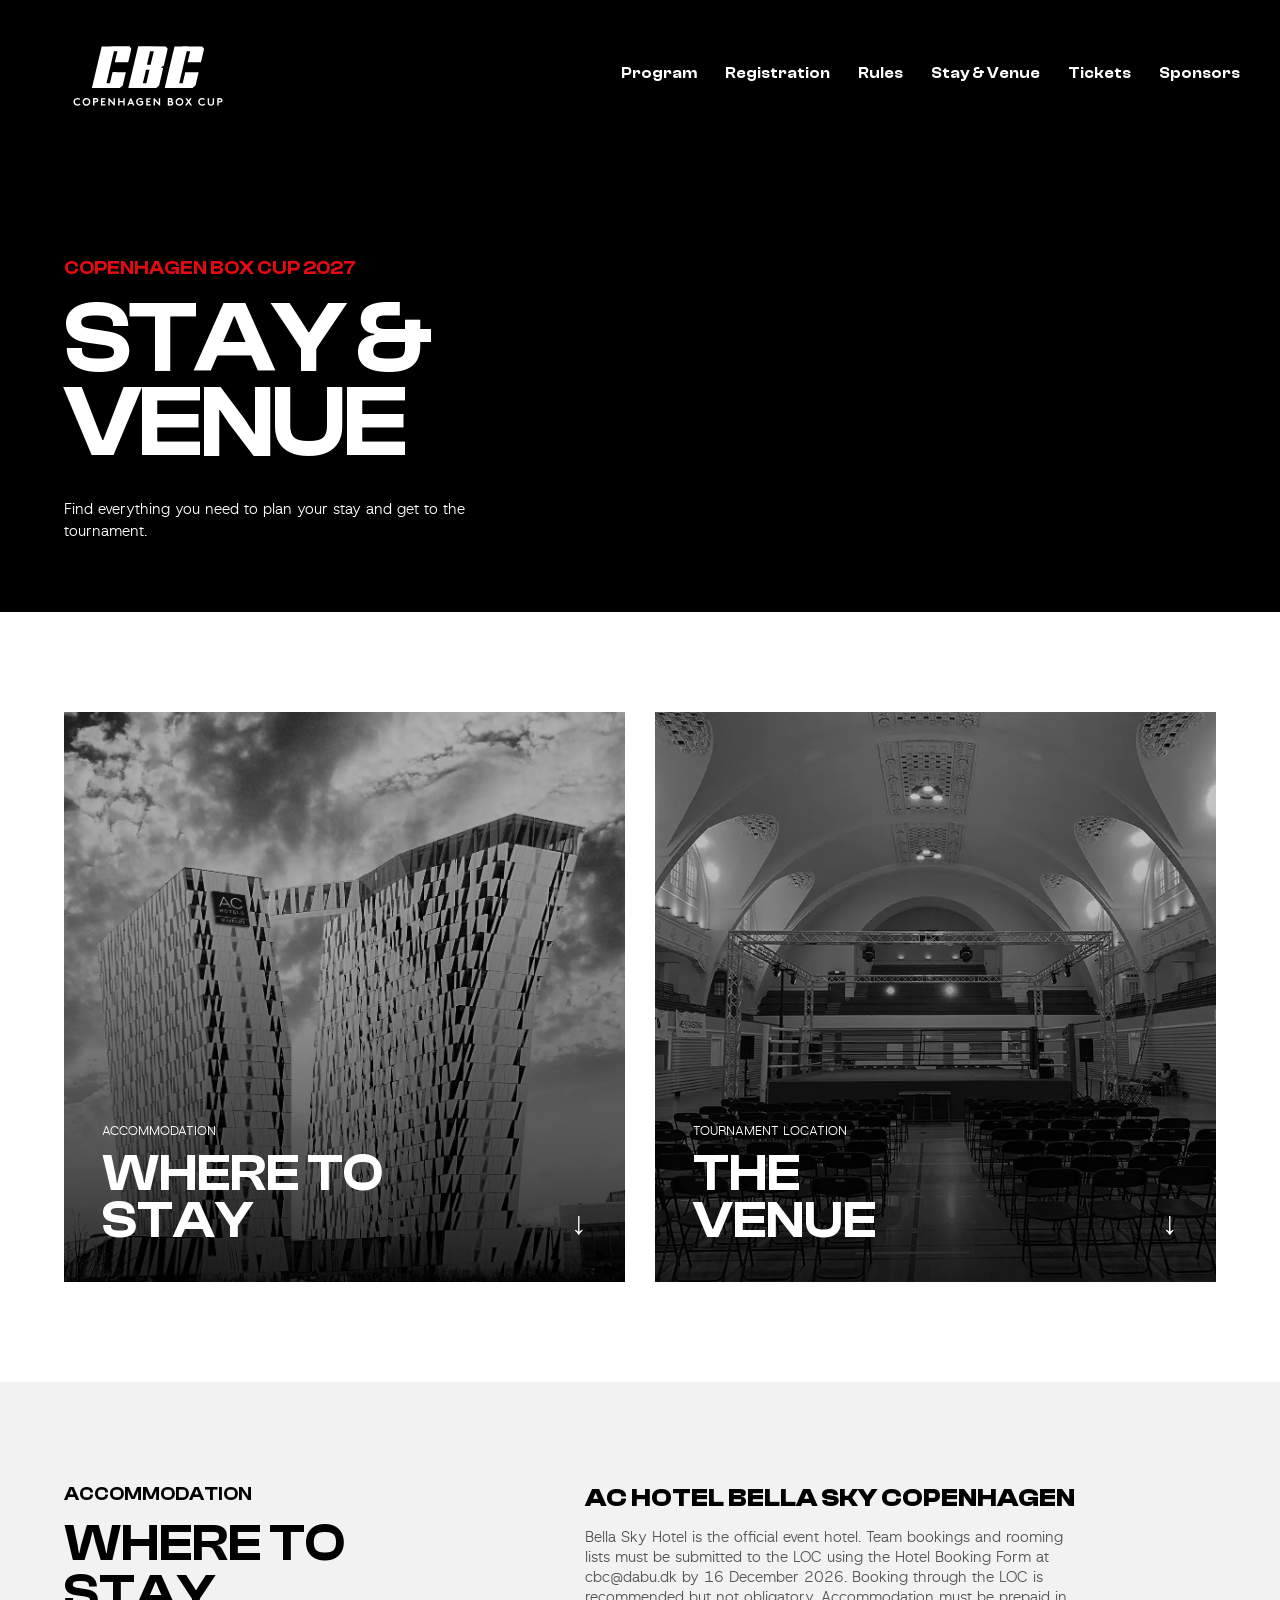
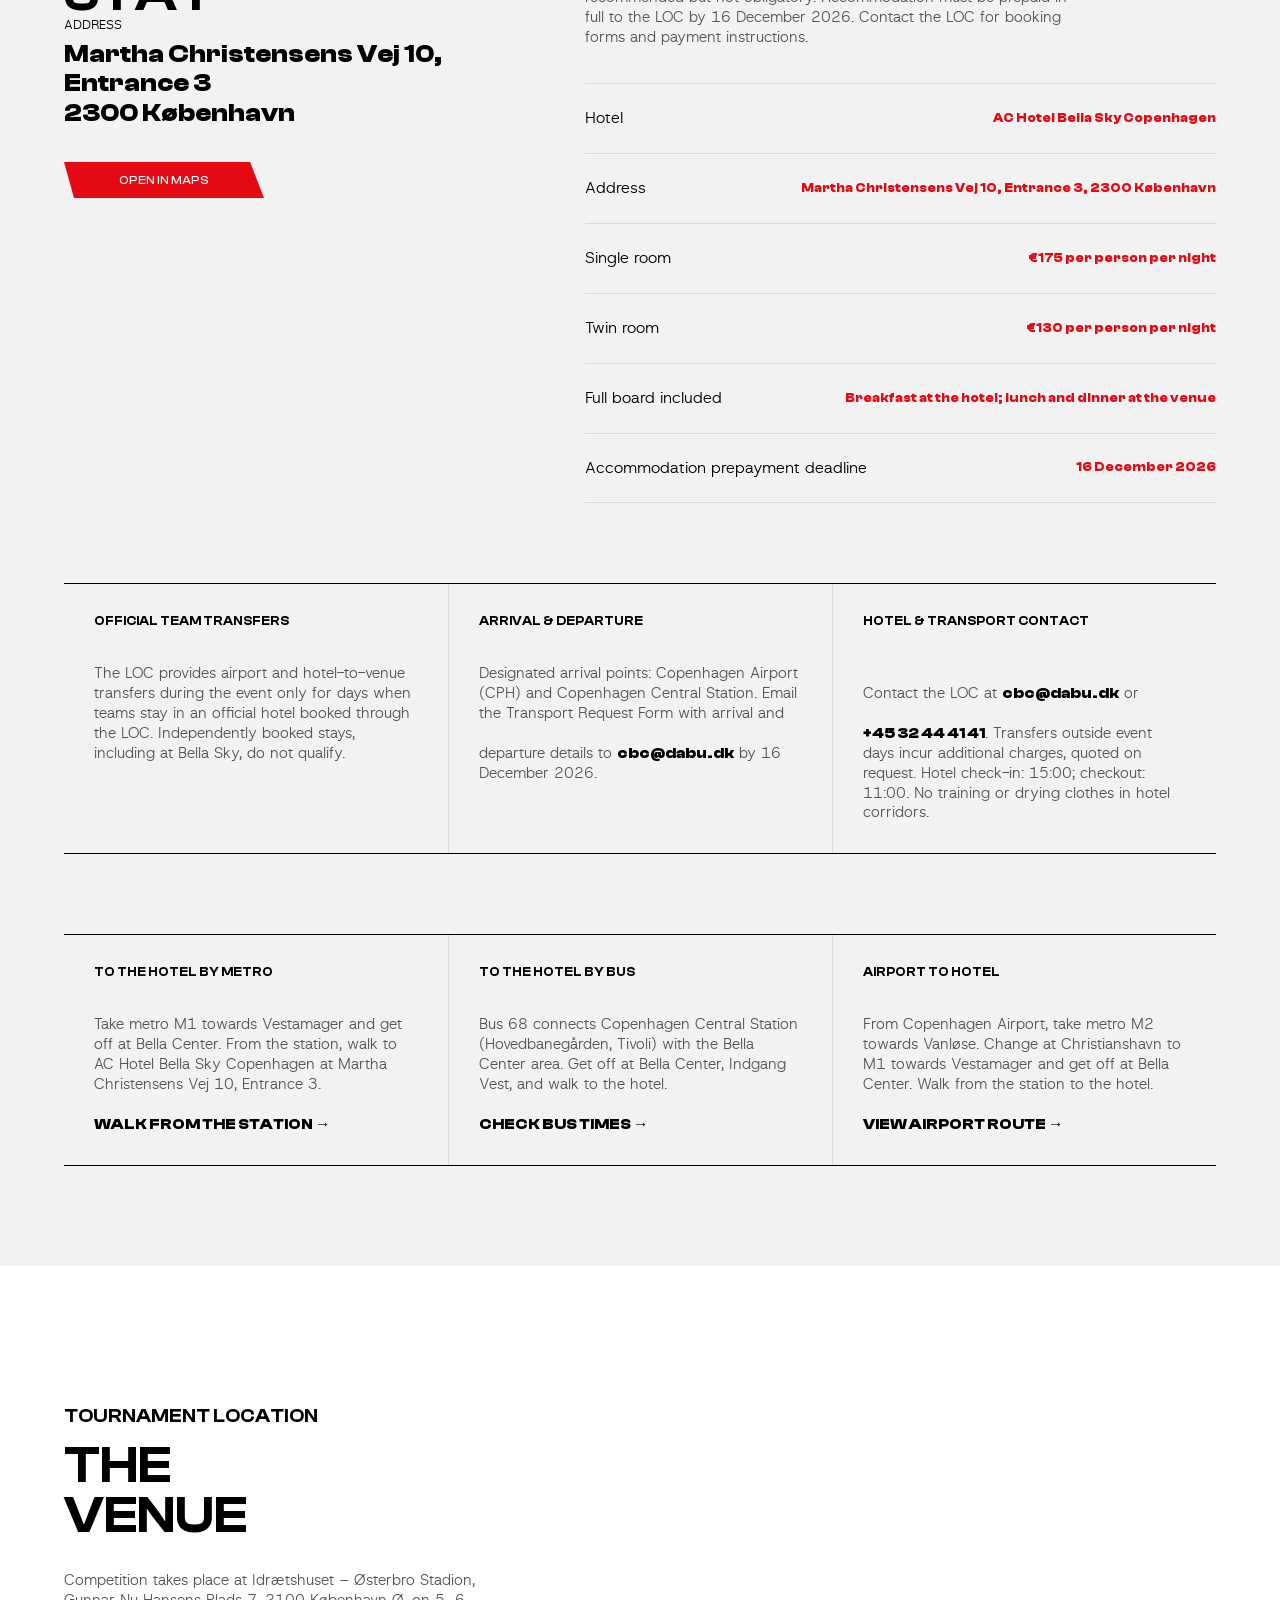
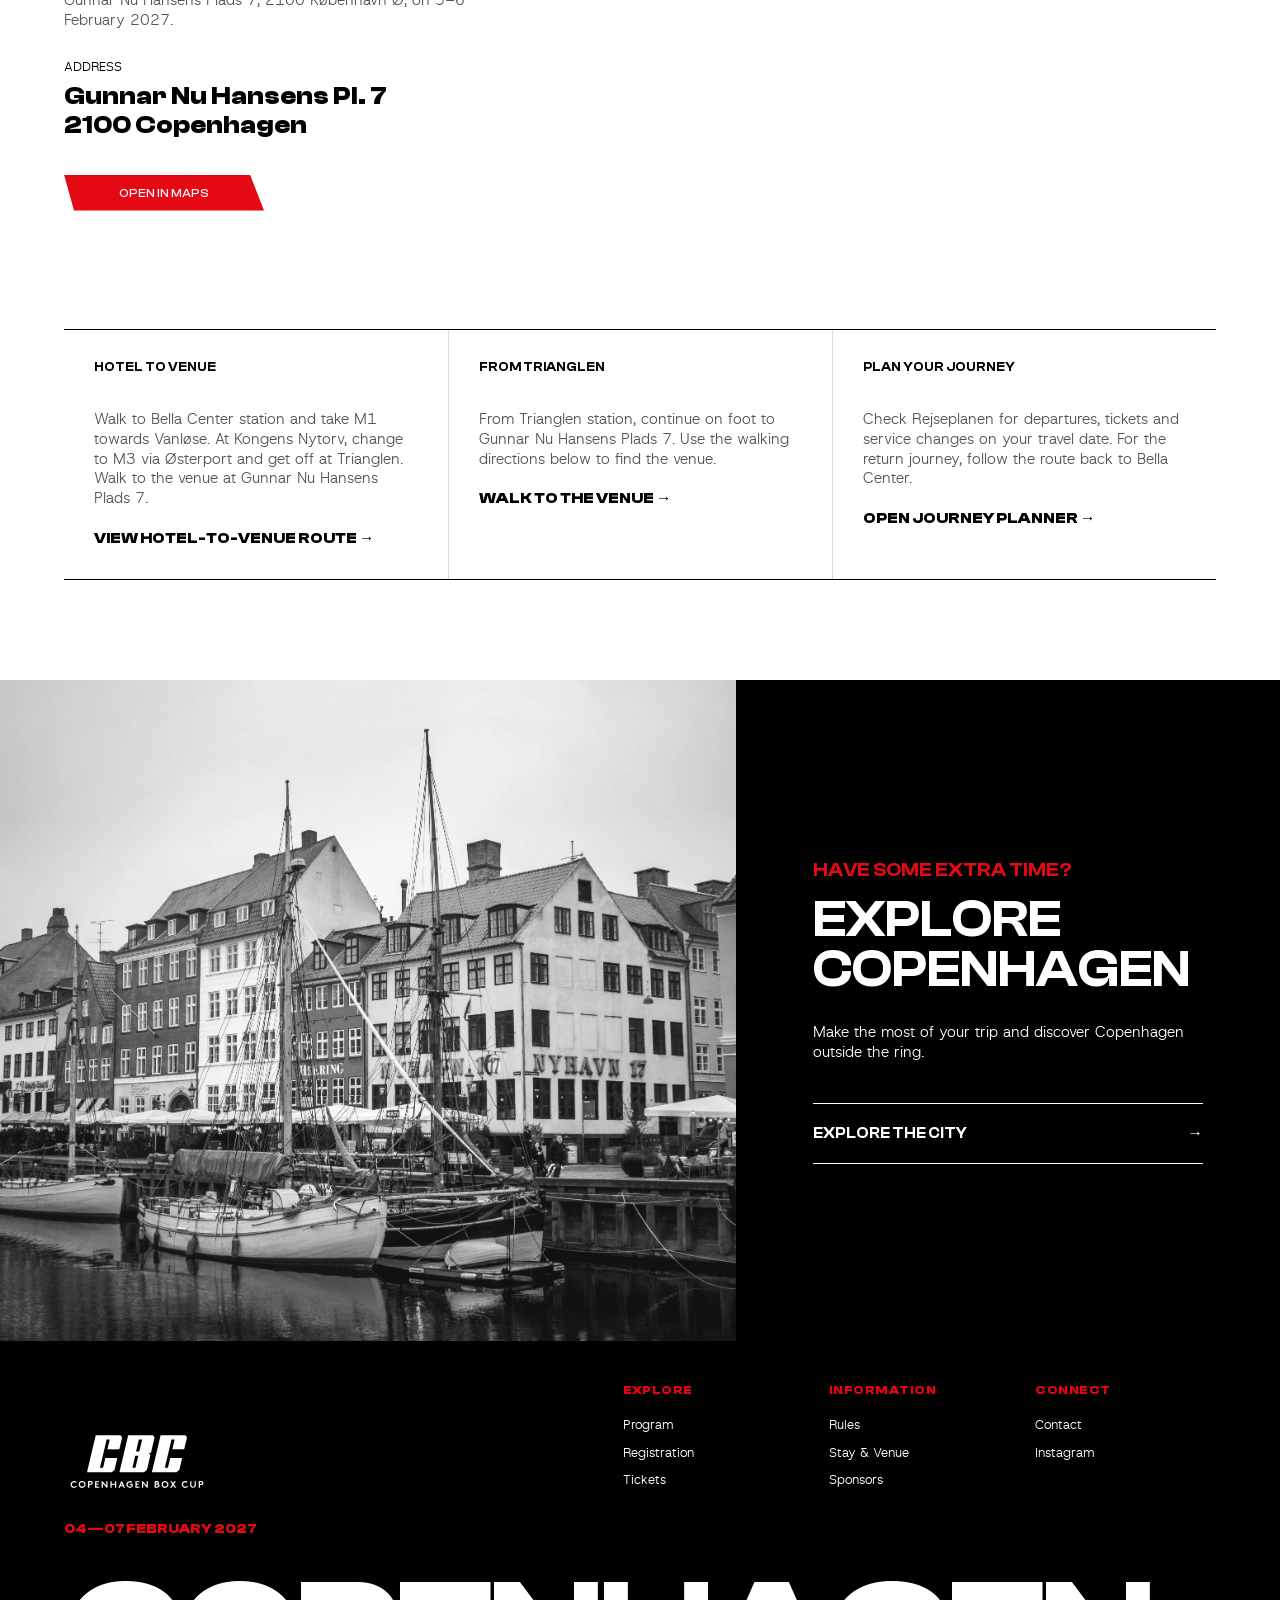
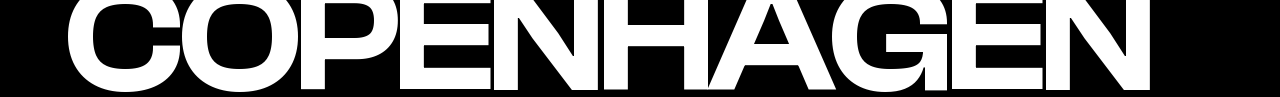
<file: stay-venue.html>
<!DOCTYPE html>
<html lang="en">

<head>
    <meta charset="UTF-8">
    <meta name="viewport" content="width=device-width, initial-scale=1.0">
    <link rel="icon" type="image/svg+xml" href="images/CBC_favicon.svg?v=1">

    <meta name="robots" content="index, follow">

    <link rel="stylesheet" href="css/fonts.css">
    <link rel="stylesheet" href="css/custom.css?v=hover-system-2027">
    <link rel="stylesheet" href="css/general.css?v=hover-system-2027">
    <link rel="stylesheet" href="css/stay-venue.css?v=site-polish-2027">

    <title>Stay & Venue | Copenhagen Box Cup</title>
    <link rel="stylesheet" href="css/footer.css?v=5">
    <link rel="canonical" href="https://copenhagenboxcup.com/stay-venue">
</head>

<body>

    <header class="site-header">

        <a href="/home" class="site-logo">
            <img src="images/CBC_logo_with_text.svg" alt="Copenhagen Box Cup" width="2048" height="2048">
        </a>

        <button
            class="burger-btn"
            id="burger-btn"
            type="button"
            aria-label="Open menu"
            aria-expanded="false"
            aria-controls="main-nav"
        >
            <span></span>
            <span></span>
            <span></span>
        </button>

        <nav class="main-nav" id="main-nav">
            <ul>

                <li><a href="/program">Program</a></li>
                <li><a href="/registration">Registration</a></li>
                <li><a href="/rules">Rules</a></li>
                <li><a href="/stay-venue">Stay & Venue</a></li>
                <li><a href="/tickets">Tickets</a></li>
        <li><a href="/sponsors">Sponsors</a></li>
            </ul>
        </nav>

    </header>

    <main>

        <section class="stay-hero">

            <div class="stay-hero-inner">

                <p class="stay-eyebrow">
                    COPENHAGEN BOX CUP 2027
                </p>

                <h1 class="stay-title">
                    STAY &<br>
                    VENUE
                </h1>

                <p class="stay-intro">
                    Find everything you need to plan your stay
                    and get to the tournament.
                </p>

            </div>

        </section>

        <section class="topic-section">

            <div class="topic-inner">

                <a href="#stay" class="topic-card">

                    <img
                        src="images/bella-sky.webp"
                        alt="Stay in Copenhagen during Copenhagen Box Cup"
                    >

                    <div class="topic-overlay"></div>

                    <div class="topic-content">

                        <span class="topic-small">
                            ACCOMMODATION
                        </span>

                        <h2>
                            WHERE TO<br>
                            STAY
                        </h2>

                        <span class="topic-arrow">
                            ↓
                        </span>

                    </div>

                </a>

                <a href="#venue" class="topic-card">

                    <img
                        src="images/hallen.webp"
                        alt="Copenhagen Box Cup venue"
                    >

                    <div class="topic-overlay"></div>

                    <div class="topic-content">

                        <span class="topic-small">
                            TOURNAMENT LOCATION
                        </span>

                        <h2>
                            THE<br>
                            VENUE
                        </h2>

                        <span class="topic-arrow">
                            ↓
                        </span>

                    </div>

                </a>

            </div>

        </section>

        <section class="stay-section" id="stay">

            <div class="stay-section-inner">

                <div class="section-heading">

                    <p class="section-eyebrow">
                        ACCOMMODATION
                    </p>

                    <h2>
                        WHERE TO<br>
                        STAY
                    </h2>

                           <div class="venue-address">

                        <span>ADDRESS</span>

                        <strong>
                        
                          Martha Christensens Vej 10, Entrance 3 <br>2300 København 
                        </strong>

                    </div>

                    <a
                        href="https://www.google.com/maps/search/?api=1&amp;query=Martha+Christensens+Vej+10+2300+Copenhagen"
                        class="btn btn-primary"
                        target="_blank"
                        rel="noopener"
                    >
                        OPEN IN MAPS
                    </a>
                </div>

                <div class="stay-details">
                    <div class="stay-introduction">
                        <h3>AC HOTEL BELLA SKY COPENHAGEN</h3>
                        <p>Bella Sky Hotel is the official event hotel. Team bookings and rooming lists must be submitted to the LOC using the Hotel Booking Form at cbc@dabu.dk by 16 December 2026. Booking through the LOC is recommended but not obligatory. Accommodation must be prepaid in full to the LOC by 16 December 2026. Contact the LOC for booking forms and payment instructions.</p>
                    </div>
                    <div class="info-row">
                        <span>Hotel</span>
                        <strong>AC Hotel Bella Sky Copenhagen</strong>
                    </div>
                    <div class="info-row">
                        <span>Address</span>
                        <strong>Martha Christensens Vej 10, Entrance 3, 2300 København</strong>
                    </div>
                    <div class="info-row">
                        <span>Single room</span>
                        <strong>€175 per person per night</strong>
                    </div>
                    <div class="info-row">
                        <span>Twin room</span>
                        <strong>€130 per person per night</strong>
                    </div>
                    <div class="info-row">
                        <span>Full board included</span>
                        <strong>Breakfast at the hotel; lunch and dinner at the venue</strong>
                    </div>
                    <div class="info-row">
                        <span>Accommodation prepayment deadline</span>
                        <strong>16 December 2026</strong>
                    </div>
                </div>
            </div>

            <div class="travel-info" aria-label="Official team transport">
<div class="travel-item"><span class="travel-label">OFFICIAL TEAM TRANSFERS</span><p>The LOC provides airport and hotel-to-venue transfers during the event only for days when teams stay in an official hotel booked through the LOC. Independently booked stays, including at Bella Sky, do not qualify.</p></div>
<div class="travel-item"><span class="travel-label">ARRIVAL &amp; DEPARTURE</span><p>Designated arrival points: Copenhagen Airport (CPH) and Copenhagen Central Station. Email the Transport Request Form with arrival and departure details to <a href="mailto:cbc@dabu.dk">cbc@dabu.dk</a> by 16 December 2026.</p></div>
<div class="travel-item"><span class="travel-label">HOTEL &amp; TRANSPORT CONTACT</span><p>Contact the LOC at <a href="mailto:cbc@dabu.dk">cbc@dabu.dk</a> or <a href="tel:+4532444141">+45 32 44 41 41</a>. Transfers outside event days incur additional charges, quoted on request. Hotel check-in: 15:00; checkout: 11:00. No training or drying clothes in hotel corridors.</p></div>
</div>
<div class="travel-info" aria-label="Independent public transport to Bella Sky">
                <div class="travel-item">
                    <span class="travel-label">TO THE HOTEL BY METRO</span>
                    <p>Take metro M1 towards Vestamager and get off at Bella Center.
                        From the station, walk to AC Hotel Bella Sky Copenhagen at
                        Martha Christensens Vej 10, Entrance 3.</p>
                    <p><a href="https://www.google.com/maps/dir/?api=1&amp;origin=Bella+Center+Metro+Station+Copenhagen&amp;destination=Martha+Christensens+Vej+10+2300+Copenhagen&amp;travelmode=walking" target="_blank" rel="noopener">WALK FROM THE STATION &#8594;</a></p>
                </div>
                <div class="travel-item">
                    <span class="travel-label">TO THE HOTEL BY BUS</span>
                    <p>Bus 68 connects Copenhagen Central Station (Hovedbanegården, Tivoli)
                        with the Bella Center area. Get off at Bella Center, Indgang Vest,
                        and walk to the hotel.</p>
                    <p><a href="https://www.rejseplanen.dk/webapp/?language=en_EN" target="_blank" rel="noopener">CHECK BUS TIMES &#8594;</a></p>
                </div>
                <div class="travel-item">
                    <span class="travel-label">AIRPORT TO HOTEL</span>
                    <p>From Copenhagen Airport, take metro M2 towards Vanløse.
                        Change at Christianshavn to M1 towards Vestamager and get off
                        at Bella Center. Walk from the station to the hotel.</p>
                    <p><a href="https://www.google.com/maps/dir/?api=1&amp;origin=Copenhagen+Airport&amp;destination=Martha+Christensens+Vej+10+2300+Copenhagen&amp;travelmode=transit" target="_blank" rel="noopener">VIEW AIRPORT ROUTE &#8594;</a></p>
                </div>
            </div>
        </section>

        <section class="venue-section" id="venue">

            <div class="venue-section-inner">

                <div class="venue-details">

                    <p class="section-eyebrow">
                        TOURNAMENT LOCATION
                    </p>

                    <h2>
                        THE<br>
                        VENUE
                    </h2>

                    <p class="venue-description">
                        Competition takes place at Idrætshuset – Østerbro Stadion, Gunnar Nu Hansens Plads 7, 2100 København Ø, on 5–6 February 2027.
                    </p>

                    <div class="venue-address">

                        <span>ADDRESS</span>

                        <strong>
                            Gunnar Nu Hansens Pl. 7<br>
                            2100 Copenhagen
                        </strong>

                    </div>

                    <a
                        href="https://www.google.com/maps/search/?api=1&query=Gunnar+Nu+Hansens+Pl.+7,+2100+Copenhagen"
                        class="btn btn-primary"
                        target="_blank"
                        rel="noopener"
                    >
                        OPEN IN MAPS
                    </a>

                </div>

                <div class="venue-map">

                    <iframe
                        src="https://www.google.com/maps?q=Gunnar+Nu+Hansens+Pl.+7,+2100+København&output=embed"
                        loading="lazy"
                        title="Copenhagen Box Cup venue"
                    ></iframe>

                </div>

            </div>

            <div class="travel-info" aria-label="Getting to the venue">
                <div class="travel-item">
                    <span class="travel-label">HOTEL TO VENUE</span>
                    <p>Walk to Bella Center station and take M1 towards Vanløse.
                        At Kongens Nytorv, change to M3 via Østerport and get off at
                        Trianglen. Walk to the venue at Gunnar Nu Hansens Plads 7.</p>
                    <p><a href="https://www.google.com/maps/dir/?api=1&amp;origin=Martha+Christensens+Vej+10+2300+Copenhagen&amp;destination=Gunnar+Nu+Hansens+Plads+7+2100+Copenhagen&amp;travelmode=transit" target="_blank" rel="noopener">VIEW HOTEL-TO-VENUE ROUTE &#8594;</a></p>
                </div>
                <div class="travel-item">
                    <span class="travel-label">FROM TRIANGLEN</span>
                    <p>From Trianglen station, continue on foot to Gunnar Nu Hansens
                        Plads 7. Use the walking directions below to find the venue.</p>
                    <p><a href="https://www.google.com/maps/dir/?api=1&amp;origin=Trianglen+Metro+Station+Copenhagen&amp;destination=Gunnar+Nu+Hansens+Plads+7+2100+Copenhagen&amp;travelmode=walking" target="_blank" rel="noopener">WALK TO THE VENUE &#8594;</a></p>
                </div>
                <div class="travel-item">
                    <span class="travel-label">PLAN YOUR JOURNEY</span>
                    <p>Check Rejseplanen for departures, tickets and service changes
                        on your travel date. For the return journey, follow the route
                        back to Bella Center.</p>
                    <p><a href="https://www.rejseplanen.dk/webapp/?language=en_EN" target="_blank" rel="noopener">OPEN JOURNEY PLANNER &#8594;</a></p>
                </div>
            </div>

        </section>

        <section class="explore-section">

            <div class="explore-image">

                <img
                    src="images/copenhagen_explore.webp"
                    alt="Black-and-white photograph of Copenhagen’s Nyhavn waterfront"
                >

            </div>

            <div class="explore-content">

                <p class="section-eyebrow">
                    HAVE SOME EXTRA TIME?
                </p>

                <h2>
                    EXPLORE<br>
                    COPENHAGEN
                </h2>

                <p>
                    Make the most of your trip and discover Copenhagen
                    outside the ring.
                </p>

                <a
                    href="https://www.visitcopenhagen.com/"
                    class="explore-link"
                    target="_blank"
                    rel="noopener"
                >
                    <span>EXPLORE THE CITY</span>
                    <span>→</span>
                </a>

            </div>

        </section>

    </main>

    <footer class="site-footer">
  <div class="footer-top">
    <div class="footer-brand">
      <a href="/home" class="footer-logo" aria-label="Copenhagen Box Cup home"><img src="images/CBC_logo_with_text.svg" alt="Copenhagen Box Cup" loading="lazy"></a>
      <p class="footer-dates">04—07 FEBRUARY 2027</p>
    </div>
    <nav class="footer-links" aria-label="Footer navigation">
      <div class="footer-column">
        <h3>EXPLORE</h3>
        <a href="/program">Program</a>
        <a href="/registration">Registration</a>
        <a href="/tickets">Tickets</a>
      </div>
      <div class="footer-column">
        <h3>INFORMATION</h3>
        <a href="/rules">Rules</a>
        <a href="/stay-venue">Stay &amp; Venue</a>
        <a href="/sponsors">Sponsors</a>
      </div>
      <div class="footer-column">
        <h3>CONNECT</h3>
        <a href="/home#contact">Contact</a>
        <a href="https://www.instagram.com/copenhagenboxcup/" target="_blank" rel="noopener noreferrer">Instagram</a>
      </div>
    </nav>
  </div>
  <div class="footer-title" aria-label="Copenhagen">COPENHAGEN</div>
</footer>

    <script src="js/menu.js"></script>

</body>

</html>
</file>
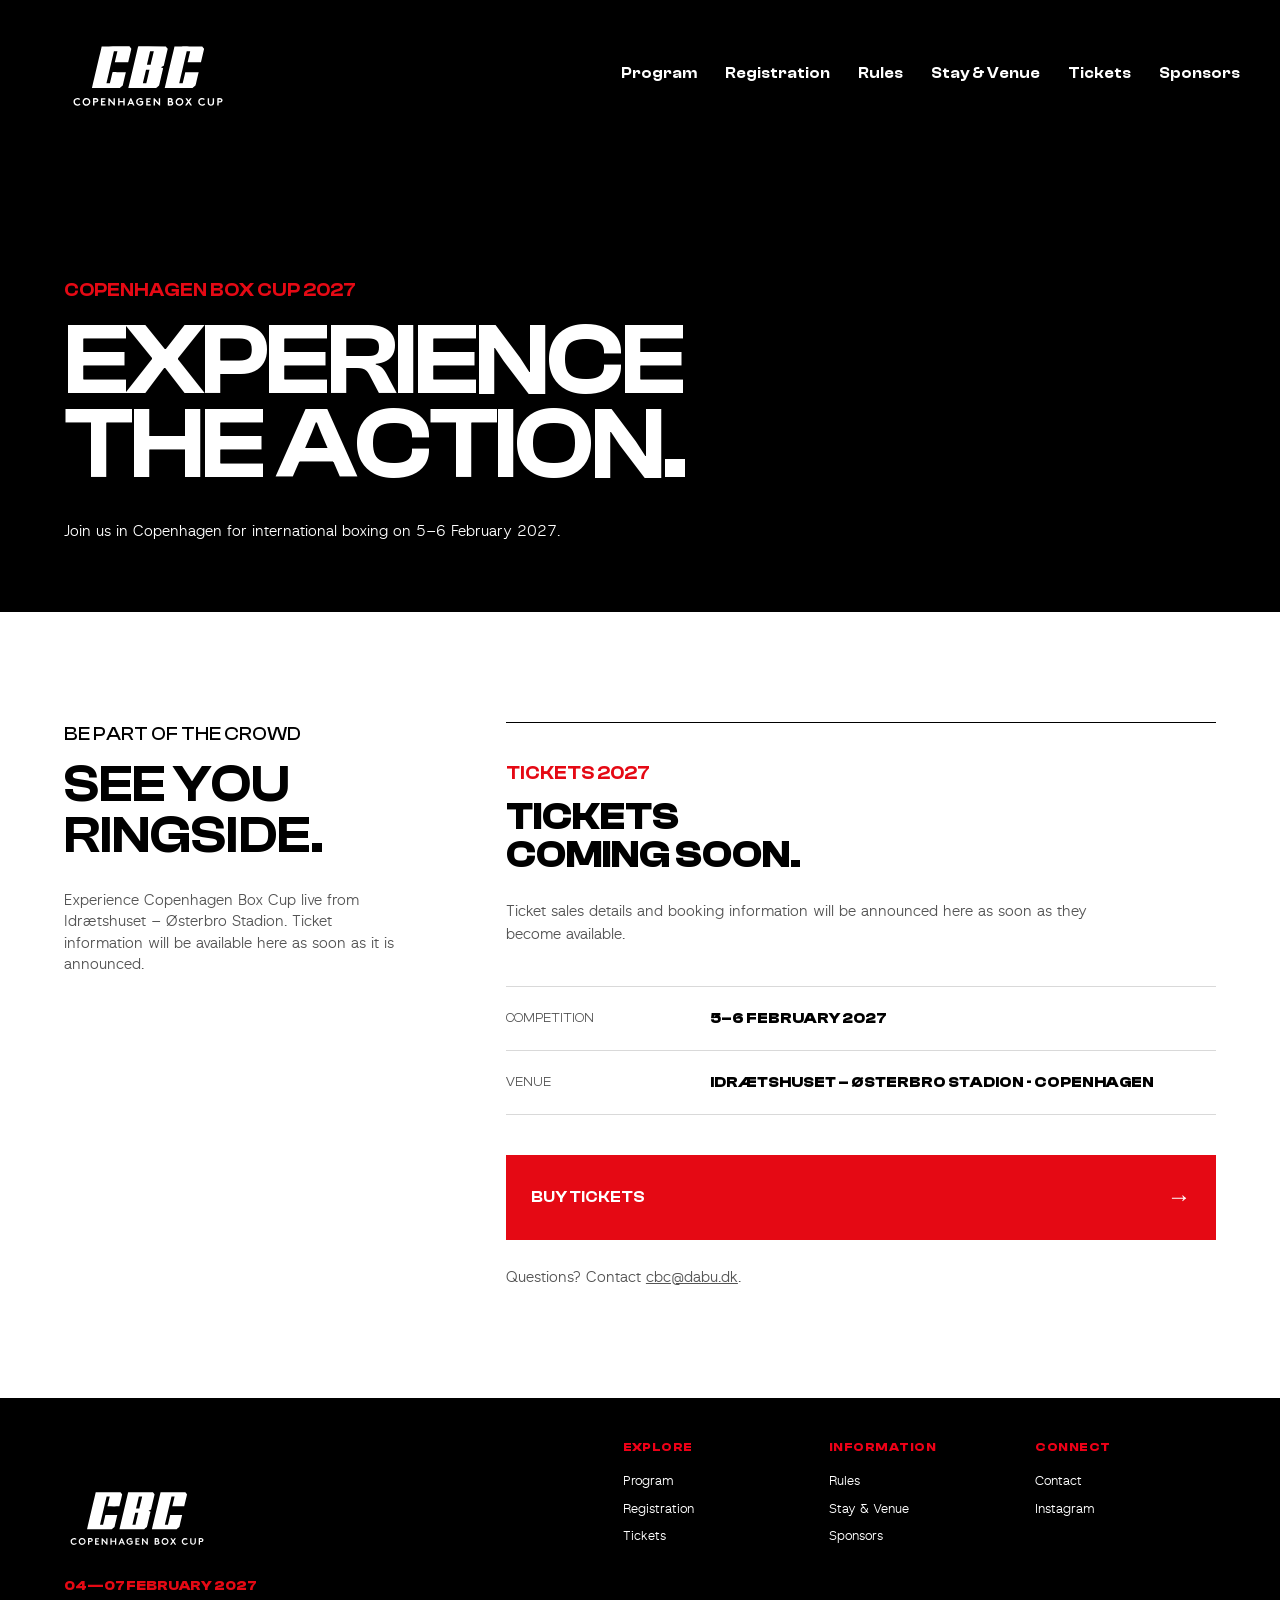
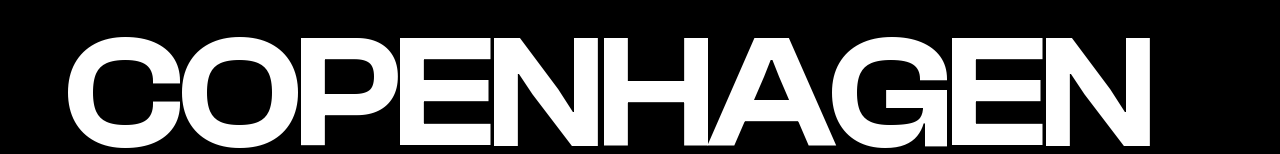
<file: tickets.html>
<!DOCTYPE html>
<html lang="en">
<head>
<meta charset="UTF-8">
<meta name="viewport" content="width=device-width, initial-scale=1.0">
    <link rel="icon" type="image/svg+xml" href="images/CBC_favicon.svg?v=1">
<meta name="robots" content="index, follow">
<meta name="description" content="Ticket information for Copenhagen Box Cup 2027. Ticket sales details will be announced soon.">
<link rel="stylesheet" href="css/fonts.css">
<link rel="stylesheet" href="css/custom.css?v=hover-system-2027">
<link rel="stylesheet" href="css/general.css?v=hover-system-2027">
<link rel="stylesheet" href="css/program.css?v=hover-system-2027">
<link rel="stylesheet" href="css/tickets.css?v=hover-system-2027">
<title>Tickets | Copenhagen Box Cup</title>
    <link rel="stylesheet" href="css/footer.css?v=5">
    <link rel="canonical" href="https://copenhagenboxcup.com/tickets">
</head>
<body>
<header class="site-header">

        <a href="/home" class="site-logo">
            <img src="images/CBC_logo_with_text.svg" alt="Copenhagen Box Cup" width="2048" height="2048">
        </a>

        <button
            class="burger-btn"
            id="burger-btn"
            type="button"
            aria-label="Open menu"
            aria-expanded="false"
            aria-controls="main-nav"
        >
            <span></span>
            <span></span>
            <span></span>
        </button>

  <nav class="main-nav" id="main-nav">
    <ul>

        <li><a href="/program">Program</a></li>
        <li><a href="/registration">Registration</a></li>
        <li><a href="/rules">Rules</a></li>
        <li><a href="/stay-venue">Stay & Venue</a></li>
        <li><a href="/tickets" aria-current="page">Tickets</a></li>
        <li><a href="/sponsors">Sponsors</a></li>
    </ul>
</nav>

    </header>
<main>
<section class="program-hero">
  <div class="program-hero-inner">
    <p class="program-eyebrow">COPENHAGEN BOX CUP 2027</p>
    <h1 class="program-title">EXPERIENCE<br>THE ACTION.</h1>
    <p class="program-intro">Join us in Copenhagen for international boxing on 5–6 February 2027.</p>
  </div>
</section>
<section class="ticket-details">
  <div class="ticket-details-inner">
    <div class="ticket-heading">
      <p class="ticket-label">BE PART OF THE CROWD</p>
      <h2>SEE YOU<br>RINGSIDE.</h2>
      <p>Experience Copenhagen Box Cup live from Idrætshuset – Østerbro Stadion. Ticket information will be available here as soon as it is announced.</p>
    </div>
    <div class="ticket-information">
      <p class="ticket-label">TICKETS 2027</p>
      <h3>TICKETS<br>COMING SOON.</h3>
      <p>Ticket sales details and booking information will be announced here as soon as they become available.</p>
      <div class="ticket-facts">
        <div class="ticket-fact"><span>COMPETITION</span><strong>5–6 FEBRUARY 2027</strong></div>
        <div class="ticket-fact"><span>VENUE</span><strong>IDRÆTSHUSET – ØSTERBRO STADION · COPENHAGEN</strong></div>
      </div>
      <a class="ticket-program-link" href="#" aria-disabled="true" onclick="return false;" title="Ticket sales link coming soon"><span>BUY TICKETS</span><span aria-hidden="true">→</span></a>
      <p class="ticket-help">Questions? Contact <a href="mailto:cbc@dabu.dk">cbc@dabu.dk</a>.</p>
    </div>
  </div>
</section>
</main>
<footer class="site-footer">
  <div class="footer-top">
    <div class="footer-brand">
      <a href="/home" class="footer-logo" aria-label="Copenhagen Box Cup home"><img src="images/CBC_logo_with_text.svg" alt="Copenhagen Box Cup" loading="lazy"></a>
      <p class="footer-dates">04—07 FEBRUARY 2027</p>
    </div>
    <nav class="footer-links" aria-label="Footer navigation">
      <div class="footer-column">
        <h3>EXPLORE</h3>
        <a href="/program">Program</a>
        <a href="/registration">Registration</a>
        <a href="/tickets">Tickets</a>
      </div>
      <div class="footer-column">
        <h3>INFORMATION</h3>
        <a href="/rules">Rules</a>
        <a href="/stay-venue">Stay &amp; Venue</a>
        <a href="/sponsors">Sponsors</a>
      </div>
      <div class="footer-column">
        <h3>CONNECT</h3>
        <a href="/home#contact">Contact</a>
        <a href="https://www.instagram.com/copenhagenboxcup/" target="_blank" rel="noopener noreferrer">Instagram</a>
      </div>
    </nav>
  </div>
  <div class="footer-title" aria-label="Copenhagen">COPENHAGEN</div>
</footer>
<script src="js/menu.js"></script>
</body>
</html>
</file>
<file: css/fonts.css>
@font-face {
    font-family: "Clash Display";
    src:
        url("../fonts/ClashDisplay-Variable.woff2") format("woff2"),
        url("../fonts/ClashDisplay-Variable.woff") format("woff");

    font-weight: 200 700;
    font-style: normal;
}

@font-face {
    font-family: "Host Grotesk";
    src:
        url("../fonts/hostgrotesk-variablefont_wght-webfont.woff2") format("woff2"),
        url("../fonts/hostgrotesk-variablefont_wght-webfont.woff") format("woff");

    font-weight: 300 900;
    font-style: normal;
}
</file>
<file: css/custom.css>
:root {

    --black: #000000;
    --white: #ffffff;
    --red: #E50914;
    --red-hover: #BD0710;
    --grey-hover: #DEDEDE;

    --grey-light: #f2f2f2;
    --grey: #d9d9d9;
    --grey-dark: #555555;

    --font-display: "Clash Display", sans-serif;
    --font-heading: "Clash Display", sans-serif;
    --font-text: "Host Grotesk", sans-serif;

    --h1: clamp(2.4rem, 6vw, 6.5rem);

    --h2: clamp(2.7rem, 4.1vw, 5rem);

    --h3: clamp(1.8rem, 3vw, 3rem);
    --h4: clamp(1.3rem, 2vw, 1.8rem);

    --eyebrow-size: clamp(1rem, 1.5vw, 1.3rem);

    --text-size: clamp(0.95rem, 1.2vw, 1rem);
    --small-text: clamp(0.75rem, 1vw, 0.875rem);

    --button-width: 200px;
    --button-height: 36px;
    --button-font-size: 0.75rem;
}

@media (max-width: 768px) {

    :root {
        --h2: clamp(2.3rem, 9vw, 3rem);
        --eyebrow-size: 1rem;

        --button-width: 180px;
        --button-height: 34px;
    }
}
</file>
<file: css/general.css>
* {
    margin: 0;
    padding: 0;
    box-sizing: border-box;
}

html {
    scroll-behavior: smooth;
}

body {
    font-family: var(--font-text);
}

img {
    display: block;
    max-width: 100%;
}

a {
    color: inherit;
    text-decoration: none;
}

ul {
    list-style: none;
}

button {
    font: inherit;
    color: inherit;
    background: none;
    border: none;
}

h1,
h2,
h3,
h4 {
    font-family: var(--font-heading);
}

h2 {
    font-size: var(--h2);
    font-weight: 600;
    line-height: 0.98;
}

p {
    font-family: var(--font-text);
    font-size: var(--text-size);
    line-height: 1.3;
}

.btn {
    width: var(--button-width);
    height: var(--button-height);

    display: inline-flex;
    align-items: center;
    justify-content: center;

    flex-shrink: 0;

    font-family: var(--font-display);
    font-size: var(--button-font-size);
    font-weight: 500;
    line-height: 1;

    text-align: center;
    text-transform: uppercase;

    clip-path: polygon(
        0 0,
        93% 0,
        100% 100%,
        5% 100%
    );

    transition: background-color 0.2s ease;
}

.btn-primary:hover:not([aria-disabled="true"]),
.btn-primary:focus-visible:not([aria-disabled="true"]) {
    background-color: var(--red-hover);
}

.btn-secondary:hover:not([aria-disabled="true"]),
.btn-secondary:focus-visible:not([aria-disabled="true"]) {
    background-color: var(--grey-hover);
}

.btn-primary {
    background-color: var(--red);
    color: var(--white);
}

.btn-secondary {
    background-color: var(--grey-light);
    color: var(--black);
}

.site-header {
    display: flex;
    align-items: center;
    justify-content: space-between;

    position: fixed;
    top: 0;
    left: 0;

    width: 100%;
    z-index: 1000;

    padding: 18px 40px;

    background-color: transparent;
    color: var(--white);

    font-family: var(--font-display);

    transition:
        background-color 0.3s ease,
        color 0.3s ease,
        box-shadow 0.3s ease;
}

.site-header.scrolled {
    background-color: var(--white);
    color: var(--black);

    box-shadow: 0 1px 0 rgba(0, 0, 0, 0.08);
}

.site-header .site-logo {
    position: relative;
    top: -15px;
    display: block;
    width: 280px;
    height: 110px;
    margin-left: -20px;
    flex-shrink: 0;
    overflow: visible;
}

.site-header .site-logo img {
    display: block;
    width: 100%;
    height: 100%;
    max-width: 100%;
    object-fit: contain;
    transform: translateX(-12px) scale(1.28);
    transform-origin: center;
    filter: brightness(0) invert(1);
    transition: filter 0.3s ease;
}

.site-header.scrolled .site-logo img {
    filter: brightness(0);
}

.main-nav ul {
    display: flex;
    align-items: center;
    gap: 28px;
}

.main-nav a {
    font-family: var(--font-display);
    font-size: var(--text-size);
    font-weight: 600;
    line-height: 1;

    transition: opacity 0.2s ease;
}

.main-nav a:hover {
    opacity: 0.6;
}

.burger-btn {
    display: none;
}

@media (max-width: 768px) {

    .site-header {
        padding: 16px 20px;
    }
    .site-header .site-logo {
        width: 190px;
        height: 84px;
        margin-left: -8px;
    }

    .site-header .site-logo img {
        transform: translateX(-4px) scale(1.14);
    }

    .burger-btn {
        display: flex;
        flex-direction: column;
        justify-content: center;
        gap: 5px;

        width: 32px;
        height: 32px;

        cursor: pointer;

        position: relative;
        z-index: 1001;
    }

    .burger-btn span {
        display: block;

        width: 24px;
        height: 2px;

        background-color: var(--white);

        transition:
            background-color 0.3s ease,
            transform 0.3s ease,
            opacity 0.3s ease;
    }

    .site-header.scrolled .burger-btn span {
        background-color: var(--black);
    }

    .main-nav {
        display: none;

        position: absolute;
        top: 100%;
        left: 0;

        width: 100%;

        padding: 24px 20px;

        background-color: var(--white);
        color: var(--black);

        border-top: 1px solid var(--grey);

        z-index: 1000;
    }

    .main-nav.open {
        display: block;
    }

    .main-nav ul {
        flex-direction: column;
        align-items: flex-start;
        gap: 20px;
    }

 .main-nav a {
    font-family: var(--font-display);
    font-size: 1.1rem;
    font-weight: 600;
}
}

@media (min-width: 769px) and (max-width: 1100px) {
    .site-header {
        padding-left: 24px;
        padding-right: 24px;
    }

    .main-nav ul { gap: 14px; }
    .main-nav a { font-size: .85rem; }

    .site-header .site-logo {
        width: 180px;
        height: 84px;
        margin-left: -8px;
    }

    .site-header .site-logo img {
        transform: translateX(-5px) scale(1.18);
    }
}
</file>
<file: css/index.css>
.hero {
    position: relative;
    width: 100%;
    min-height: 100svh;
    display: flex;
    align-items: flex-end;
    background-image: url("../images/boxing_1.webp");
    background-size: cover;
    background-position: center;
    background-repeat: no-repeat;
    color: var(--white);
}

.hero-content {
    width: 100%;
    max-width: 1400px;
    margin: 0 auto;
    padding: 165px 60px 60px;
    display: flex;
    flex-direction: column;
    align-items: flex-end;
    text-align: right;
}

.hero-date {
    margin-bottom: 6px;
    font-family: var(--font-display);
    font-size: clamp(0.95rem, 1.8vw, 1.6rem);
    font-weight: 600;
    line-height: 1;
}

.hero-title {
    font-family: var(--font-display);
    font-size: clamp(2.4rem, 6vw, 6.5rem);
    font-weight: 600;
    line-height: 0.85;
}

.countdown {
    padding: 100px 5vw;
    background-color: var(--white);
    color: var(--black);
}

.countdown-inner {
    width: 100%;
    max-width: 1400px;
    margin: 0 auto;
    display: grid;
    grid-template-columns: 0.8fr 1.8fr;
    gap: 80px;
    align-items: center;
}

.countdown-kicker {
    margin-bottom: 10px;
    font-family: var(--font-display);
    font-size: var(--eyebrow-size);
    font-weight: 500;
}

.countdown-heading h2 {
    font-size: var(--h2);
}

.countdown-timer {
    display: flex;
    align-items: center;
    color: var(--red);
    font-family: var(--font-display);
    font-size: clamp(3rem, 6vw, 6rem);
    font-weight: 500;
    line-height: 0.9;
    white-space: nowrap;
}

.countdown-colon {
    margin: 0 0.08em;
}

.countdown-text {
    margin-top: 24px;
    margin-bottom: 20px;
    font-family: var(--font-text);
    font-size: var(--text-size);
    line-height: 1.4;
}

.countdown-buttons {
    margin-top: 32px;
    display: flex;
    align-items: flex-start;
    gap: 18px;
}

.about {
    width: 100%;
    max-width: 1600px;
    margin: 0 auto;
    padding: 100px 5vw;
    display: grid;
    grid-template-columns: 1.15fr 0.85fr;
    align-items: center;
    gap: 7vw;
    background-color: var(--white);
    color: var(--black);
}

.about-image {
    width: 100%;
    aspect-ratio: 1.07 / 1;
    overflow: hidden;
}

.about-image img {
    width: 100%;
    height: 100%;
    display: block;
    object-fit: cover;
    object-position: center;
}

.about-content {
    max-width: 580px;
}

.about-eyebrow {
    margin: 0 0 12px;
    font-family: var(--font-display);
    font-size: var(--eyebrow-size);
    font-weight: 500;
    line-height: 1;
}

.about-title {
    margin: 0;
    font-size: var(--h2);
    font-weight: 600;
    line-height: 0.98;
    text-transform: uppercase;
}

.about-text {
    max-width: 390px;
    margin: 28px 0 24px;
    font-size: 1rem;
    line-height: 1.25;
}

.event-info {
    width: 100%;
    padding: 100px 5vw;
    background-color: var(--white);
}

.event-info-inner {
    width: 100%;
    max-width: 1200px;
    margin: 0 auto;
    display: grid;
    grid-template-columns: repeat(3, 1fr);
    gap: 40px;
}

.info-card {
    position: relative;
    width: 100%;
    aspect-ratio: 1 / 1;
    display: block;
    overflow: hidden;
    background-color: var(--black);
}

.info-card img {
    width: 100%;
    height: 100%;
    display: block;
    object-fit: cover;
    filter: grayscale(100%);
    transition:
        filter 0.4s ease,
        transform 0.4s ease;
}

.info-card::after {
    content: "";
    position: absolute;
    inset: 0;
    background-color: rgba(0, 0, 0, 0.3);
    transition: background-color 0.4s ease;
    pointer-events: none;
}

.info-card-title {
    position: absolute;
    inset: 0;
    z-index: 2;
    display: flex;
    align-items: center;
    justify-content: center;
    padding: 30px;
    font-family: var(--font-heading);
    font-size: clamp(1.8rem, 2vw, 3rem);
    font-weight: 600;
    line-height: 1;
    text-align: center;
    text-transform: uppercase;
    color: var(--white);
}

.info-card:hover img {
    filter: grayscale(0%);
    transform: scale(1.04);
}

.info-card:hover::after {
    background-color: rgba(0, 0, 0, 0.08);
}

.save-date {
    width: 100%;
    padding: 100px 5vw;
    background-image:
        linear-gradient(
            rgba(0, 0, 0, 0.18),
            rgba(0, 0, 0, 0.18)
        ),
        url("../images/calendar-bg.webp");
    background-size: cover;
    background-position: center;
    color: var(--white);
}

.save-date-inner {
    width: 100%;
    max-width: 1200px;
    margin: 0 auto;
}

.save-date-content {
    display: grid;
    grid-template-columns: 230px 1fr;
    grid-template-areas:
        "calendar heading"
        "calendar text"
        "calendar button";
    column-gap: 80px;
    align-items: start;
    justify-content: center;
}

.save-date-content h2 {
    grid-area: heading;
    margin: 0 0 18px;
}

.save-date-content p {
    grid-area: text;
    margin: 0 0 24px;
}

.calendar-card {
    grid-area: calendar;
    width: 210px;
    padding: 16px;
    flex-shrink: 0;
    background-color: var(--white);
    color: var(--black);
    border-radius: 10px;
    transition:
        transform 0.25s ease,
        opacity 0.25s ease;
}

.calendar-card:hover {
    transform: translateY(-5px);
}

.calendar-top {
    display: flex;
    align-items: center;
    justify-content: space-between;
    margin-bottom: 14px;
    font-family: var(--font-text);
    font-size: 0.7rem;
}

.calendar-days,
.calendar-grid {
    display: grid;
    grid-template-columns: repeat(7, 1fr);
    text-align: center;
}

.calendar-days {
    margin-bottom: 7px;
    font-family: var(--font-text);
    font-size: 0.55rem;
    font-weight: 600;
}

.calendar-grid {
    row-gap: 7px;
    font-family: var(--font-text);
    font-size: 0.65rem;
}

.calendar-grid span {
    display: flex;
    align-items: center;
    justify-content: center;
    aspect-ratio: 1;
}

.calendar-grid .event-day {
    background-color: var(--red);
    color: var(--white);
    border-radius: 50%;
    font-weight: 600;
}

.save-date-content .btn {
    grid-area: button;
}

.quick-links {
    width: 100%;
    height: 500px;
    padding: 55px 5vw;
    display: flex;
    flex-direction: column;
    justify-content: space-between;
    background-color: var(--black);
}

.quick-link {
    width: fit-content;
    display: flex;
    align-items: center;
    gap: 16px;
    font-family: var(--font-heading);
    font-size: var(--h2);
    font-weight: 600;
    line-height: 1;
    text-transform: uppercase;
    color: var(--white);
}

.accommodation-link {
    align-self: flex-start;
}

.venue-link {
    align-self: flex-end;
}

.quick-arrow {
    font-family: var(--font-text);
    font-weight: 300;
    transition: transform 0.2s ease;
}

.accommodation-link:hover .quick-arrow {
    transform: translateX(8px);
}

.venue-link:hover .quick-arrow {
    transform: translateX(-8px);
}

.contact-section {
    width: 100%;
    padding: 100px 5vw 70px;
    background-color: var(--white);
    color: var(--black);
}

.contact-inner {
    width: 100%;
    max-width: 1200px;
    margin: 0 auto;
    display: grid;
    grid-template-columns: 1fr 1fr;
    gap: 100px;
}

.contact-info {
    display: flex;
    flex-direction: column;
    justify-content: space-between;
}

.contact-eyebrow {
    margin: 0 0 8px;
    font-family: var(--font-text);
    font-size: var(--eyebrow-size);
    text-transform: uppercase;
}

.contact-info h2 {
    margin: 0;
    font-size: var(--h2);
}

.contact-details {
    margin-top: 80px;
    font-family: var(--font-text);
    font-size: var(--text-size);
}

.contact-details strong {
    display: block;
    font-family: var(--font-heading);
}

.contact-details p {
    margin: 2px 0;
}

.contact-details a {
    color: var(--black);
}

.contact-form {
    width: 100%;
    padding: 20px;
    display: flex;
    flex-direction: column;
    border: 1px solid var(--grey);
    border-radius: 5px;
}

.contact-form label {
    margin: 0 0 5px;
    font-family: var(--font-text);
    font-size: var(--small-text);
}

.contact-form input,
.contact-form textarea {
    width: 100%;
    padding: 10px;
    margin-bottom: 14px;
    font-family: var(--font-text);
    font-size: var(--small-text);
    border: 1px solid var(--grey);
    border-radius: 3px;
    outline: none;
}

.contact-form textarea {
    min-height: 90px;
    resize: vertical;
}

.contact-form input:focus,
.contact-form textarea:focus {
    border-color: var(--black);
}

.contact-submit {
    width: 100%;
    height: 34px;
    font-family: var(--font-text);
    font-size: var(--small-text);
    background-color: var(--red);
    color: var(--white);
    border: none;
    border-radius: 3px;
    cursor: pointer;
    transition: background-color 0.2s ease;
}

.contact-submit:hover,
.contact-submit:focus-visible {
    background-color: var(--red-hover);
}

.location-section {
    width: 100%;
    padding: 20px 5vw 100px;
    background-color: var(--white);
}

.location-inner {
    width: 100%;
    max-width: 1200px;
    margin: 0 auto;
}

.location-inner h2 {
    margin: 0 0 30px;
    text-align: right;
    font-size: var(--h2);
}

.location-map {
    width: 70%;
    margin-left: auto;
    aspect-ratio: 16 / 7;
    overflow: hidden;
}

.location-map iframe {
    width: 100%;
    height: 100%;
    display: block;
    border: 0;
    filter: grayscale(100%);
}

@media (max-width: 768px) {

    .hero {
        min-height: 100svh;
        background-position: 38% center;
    }

    .hero-content {
        height: 100svh;
        padding: 145px 20px 40px;
        justify-content: flex-end;
        align-items: flex-end;
        text-align: right;
    }

    .countdown {
        padding: 60px 20px;
    }

    .countdown-inner {
        grid-template-columns: 1fr;
        gap: 40px;
    }

    .countdown-timer {
        font-size: clamp(2.5rem, 12vw, 4rem);
    }

    .countdown-text br {
        display: none;
    }

    .countdown-buttons {
        flex-direction: column;
        align-items: flex-start;
        gap: 12px;
    }

    .about {
        padding: 60px 20px 70px;
        grid-template-columns: 1fr;
        gap: 38px;
    }

    .about-image {
        aspect-ratio: 1 / 1;
    }

    .about-image img {
        object-position: center;
    }

    .about-content {
        max-width: none;
    }

    .about-eyebrow {
        margin-bottom: 10px;
        font-size: 1rem;
    }

    .about-text {
        max-width: 100%;
        margin: 24px 0 22px;
        font-size: 0.95rem;
        line-height: 1.3;
    }

    .event-info {
        padding: 70px 20px;
    }

    .event-info-inner {
        grid-template-columns: 1fr;
        gap: 20px;
    }

    .info-card-title {
        padding: 24px;
    }

    .save-date {
        padding: 70px 20px;
    }

    .save-date-content {
        display: flex;
        flex-direction: column;
        align-items: flex-start;
        gap: 24px;
    }

    .save-date-content h2,
    .save-date-content p {
        margin: 0;
    }

    .calendar-card {
        width: 180px;
    }

    .quick-links {
        height: 320px;
        padding: 40px 20px;
    }

    .quick-link {
        gap: 10px;
    }

    .contact-section {
        padding: 70px 20px;
    }

    .contact-inner {
        grid-template-columns: 1fr;
        gap: 50px;
    }

    .contact-details {
        margin-top: 50px;
    }

    .location-section {
        padding: 20px 20px 70px;
    }

    .location-inner h2 {
        margin-bottom: 24px;
        text-align: left;
    }

    .location-map {
        width: 100%;
        margin: 0;
        aspect-ratio: 4 / 3;
    }

}

.sponsors { padding: 70px 5vw 80px; background: var(--white); color: var(--black); }
.sponsors-inner { max-width: 1200px; margin: 0 auto; }
.sponsors h2 { font-size: var(--h3); text-align: left; margin: 0 0 42px; }
.sponsors-list {
    display: grid;
    grid-template-columns: repeat(3, minmax(0, 1fr));
    align-items: center;
    justify-items: center;
    gap: 45px;
    width: 100%;
    margin: 0;
    padding: 0;
    list-style: none;
}
.sponsors-list li { display: flex; justify-content: center; align-items: center; width: 100%; min-width: 0; min-height: 180px; }
.sponsors-list a { display: flex; justify-content: center; align-items: center; width: 100%; min-height: 180px; }
.sponsors-list img { display: block; width: auto; height: auto; max-width: min(100%, 200px); max-height: 175px; object-fit: contain; }
.sponsors-more { margin: 38px 0 0; text-align: left; }
.sponsors-more a { display: inline-block; font-family: var(--font-display); font-weight: 600; border-bottom: 1px solid currentColor; padding-bottom: 5px; }
@media (max-width: 768px) {
    .sponsors { padding: 55px 20px 60px; }
    .sponsors h2 { margin-bottom: 24px; }
    .sponsors-list { gap: 14px; }
    .sponsors-list li, .sponsors-list a { min-height: 105px; }
    .sponsors-list img { max-width: 100%; max-height: 95px; }
    .sponsors-more { margin-top: 28px; }
}

/* Keep oversized hero headings inside the mobile viewport. */
@media (max-width: 768px) {
    .hero-title {
        font-size: 36px;
        max-width: 100%;
        overflow-wrap: normal;
    }
}
</file>
<file: css/footer.css>
.site-footer{background:#000;color:#fff;padding:42px 5vw 0;overflow:hidden}
.site-footer *{box-sizing:border-box}
.site-footer .footer-top{width:100%;max-width:1200px;margin:0 auto 42px;display:grid;grid-template-columns:minmax(220px,1fr) minmax(0,1.2fr);gap:clamp(28px,5vw,90px);align-items:start}
.site-footer .footer-brand{min-width:0}
.site-footer .footer-logo{display:block;width:300px;height:125px;max-width:100%;margin:0 0 3px;overflow:visible;mix-blend-mode:normal}
.site-footer .footer-logo img{display:block;position:static;width:100%;height:100%;max-width:100%;object-fit:contain;object-position:left center;transform:none;filter:brightness(0) invert(1)!important}

.site-footer .footer-dates{margin:12px 0 0;color:#e50914;font-family:var(--font-display);font-size:14px;font-weight:700;line-height:1.4}
.site-footer .footer-links{width:100%;display:grid;grid-template-columns:repeat(3,minmax(0,1fr));gap:clamp(14px,2vw,35px)}
.site-footer .footer-column{min-width:0;display:flex;flex-direction:column;align-items:flex-start;gap:10px}
.site-footer .footer-column h3{display:block;margin:0 0 8px;color:#ed0017!important;font-family:var(--font-display);font-size:12px!important;font-weight:700;letter-spacing:.04em;line-height:1.3}
.site-footer .footer-column a,.site-footer .footer-social-pending{display:block;color:#fff;font-family:var(--font-text);font-size:13px!important;font-weight:400;line-height:1.35;text-decoration:none}
.site-footer .footer-column a:hover,.site-footer .footer-column a:focus-visible{text-decoration:underline;text-underline-offset:3px}
.site-footer .footer-social-pending{color:#aaa}
.site-footer .footer-title{width:100%;max-width:none;margin:0;padding:0;font-family:var(--font-heading);font-size:clamp(5rem,12.5vw,15rem);font-weight:600;line-height:.72;letter-spacing:-.04em;white-space:nowrap;text-align:left;color:#fff}
@media(max-width:768px){
.site-footer{padding:38px 20px 0}
.site-footer .footer-top{grid-template-columns:1fr;gap:28px;margin-bottom:42px}
.site-footer .footer-logo{width:250px;height:108px}
.site-footer .footer-links{grid-template-columns:repeat(3,minmax(0,1fr));gap:12px}
.site-footer .footer-column{gap:10px}
.site-footer .footer-column h3{font-size:11px!important;letter-spacing:0;overflow-wrap:anywhere}
.site-footer .footer-column a,.site-footer .footer-social-pending{font-size:12px!important;overflow-wrap:anywhere}
.site-footer .footer-title{font-size:21vw;line-height:.75}
}
</file>
<file: css/program.css>
.program-hero {
    width: 100%;
    min-height: 68vh;
    display: flex;
    align-items: flex-end;
    padding: 195px 5vw 70px;
    background-color: var(--black);
    color: var(--white);
}

.program-hero-inner {
    width: 100%;
    max-width: 1200px;
    margin: 0 auto;
}

.program-eyebrow {
    margin-bottom: 16px;
    font-family: var(--font-display);
    font-size: var(--eyebrow-size);
    font-weight: 600;
    color: var(--red);
    text-transform: uppercase;
}

.program-title {
    max-width: 1100px;
    margin: 0;
    font-family: var(--font-heading);
    font-size: clamp(4rem, 8vw, 8rem);
    font-weight: 600;
    line-height: 0.82;
    letter-spacing: -0.03em;
    text-transform: uppercase;
}

.program-intro {
    max-width: 520px;
    margin-top: 34px;
    line-height: 1.4;
    color: var(--white);
}

.program-section {
    width: 100%;
    padding: 100px 5vw;
    background-color: var(--white);
    color: var(--black);
}

.program-inner {
    width: 100%;
    max-width: 1200px;
    margin: 0 auto;
    display: grid;
    grid-template-columns: 0.65fr 1.35fr;
    gap: 100px;
    align-items: start;
}

.program-heading {
    position: sticky;
    top: 120px;
}

.program-label {
    margin-bottom: 12px;
    font-family: var(--font-display);
    font-size: var(--eyebrow-size);
    font-weight: 500;
}

.program-heading h2 {
    margin: 0 0 28px;
    font-size: var(--h2);
    text-transform: uppercase;
}

.program-heading > p:last-child {
    max-width: 330px;
    line-height: 1.4;
    color: var(--grey-dark);
}

.program-days {
    width: 100%;
    border-top: 1px solid var(--black);
}

.program-day {
    padding: 38px 0 42px;
    border-bottom: 1px solid var(--grey);
}

.day-header {
    display: flex;
    align-items: flex-start;
    justify-content: space-between;
    gap: 30px;
    margin-bottom: 30px;
}

.day-header h3 {
    margin: 0;
    font-family: var(--font-heading);
    font-size: var(--h3);
    font-weight: 600;
    line-height: 1;
    text-transform: uppercase;
}

.day-header span {
    padding-top: 5px;
    font-family: var(--font-display);
    font-size: var(--small-text);
    font-weight: 600;
    color: var(--red);
}

.day-events {
    display: grid;
    grid-template-columns: 1fr;
    gap: 0;
}

.day-events p {
    margin: 0;
    padding: 12px 0;
    border-bottom: 1px solid var(--grey-light);
}

.live-program-link {
    width: 100%;
    min-height: 85px;
    display: flex;
    align-items: center;
    justify-content: space-between;
    gap: 30px;
    padding: 0 25px;
    margin-top: 40px;
    background-color: var(--red);
    color: var(--white);
    font-family: var(--font-display);
    font-size: var(--text-size);
    font-weight: 600;
    transition: background-color 0.2s ease;
}

.live-program-link span:last-child {
    font-family: var(--font-heading);
    font-size: 1.5rem;
}

.live-program-link:hover,
.live-program-link:focus-visible {
    background-color: var(--red-hover);
}

.program-action {
    width: 100%;
    padding: 100px 5vw;
    background-color: var(--black);
    color: var(--white);
}

.program-action-inner {
    width: 100%;
    max-width: 1200px;
    margin: 0 auto;
}

.action-eyebrow {
    margin-bottom: 12px;
    font-family: var(--font-display);
    font-size: var(--eyebrow-size);
    font-weight: 600;
    color: var(--red);
}

.program-action h2 {
    margin: 0 0 65px;
    font-size: var(--h2);
    text-transform: uppercase;
}

.action-links {
    display: grid;
    grid-template-columns: repeat(2, 1fr);
    border-top: 1px solid var(--grey-dark);
    border-bottom: 1px solid var(--grey-dark);
}

.action-link {
    position: relative;
    min-height: 230px;
    padding: 35px;
    display: flex;
    flex-direction: column;
    justify-content: space-between;
    color: var(--white);
    transition: background-color 0.25s ease;
}

.action-link:first-child {
    border-right: 1px solid var(--grey-dark);
}

.action-link:hover {
    background-color: var(--red);
}

.action-small {
    font-family: var(--font-text);
    font-size: var(--small-text);
    font-weight: 600;
}

.action-title {
    font-family: var(--font-heading);
    font-size: var(--h3);
    font-weight: 600;
    line-height: 1;
    text-transform: uppercase;
}

.action-arrow {
    position: absolute;
    right: 35px;
    bottom: 35px;
    font-family: var(--font-heading);
    font-size: 1.6rem;
}

@media (max-width: 768px) {

    .program-hero {
        min-height: 58vh;
        padding: 165px 20px 45px;
        align-items: flex-end;
    }

    .program-eyebrow {
        margin-bottom: 12px;
        font-size: 0.85rem;
    }

    .program-title {
        font-size: clamp(3.3rem, 15vw, 5.2rem);
        line-height: 0.84;
    }

    .program-intro {
        max-width: 330px;
        margin-top: 26px;
        font-size: 0.95rem;
        line-height: 1.35;
    }

    .program-section {
        padding: 65px 20px 75px;
    }

    .program-inner {
        grid-template-columns: 1fr;
        gap: 45px;
    }

    .program-heading {
        position: static;
    }

    .program-heading h2 {
        margin-bottom: 22px;
    }

    .program-heading > p:last-child {
        max-width: 100%;
    }

    .program-day {
        padding: 30px 0 34px;
    }

    .day-header {
        margin-bottom: 20px;
    }

    .day-header h3 {
        font-size: 2rem;
    }

    .day-header span {
        padding-top: 3px;
    }

    .day-events {
        grid-template-columns: 1fr;
        gap: 0;
    }

    .day-events p {
        padding: 10px 0;
    }

    .live-program-link {
        min-height: 70px;
        margin-top: 30px;
        padding: 0 20px;
    }

    .program-action {
        padding: 65px 20px;
    }

    .program-action h2 {
        margin-bottom: 45px;
    }

    .action-links {
        grid-template-columns: 1fr;
    }

    .action-link {
        min-height: 180px;
        padding: 28px 0;
    }

    .action-link:first-child {
        border-right: 0;
        border-bottom: 1px solid var(--grey-dark);
    }

    .action-arrow {
        right: 0;
        bottom: 28px;
    }

}

.day-events { display: flex; flex-direction: column; gap: 0; }
.day-event { display: grid; grid-template-columns: minmax(130px, 170px) minmax(0, 1fr); gap: 22px; align-items: baseline; padding: 18px 0; border-bottom: 1px solid var(--grey-light); }
.day-event .event-time { font-family: var(--font-display); font-weight: 600; font-size: 1rem; font-variant-numeric: tabular-nums; white-space: nowrap; }
.day-event .event-description { padding: 0; margin: 0; border: 0; line-height: 1.45; }
.day-note { margin-top: 16px; color: var(--grey-dark); font-size: var(--small-text); line-height: 1.5; }
@media(max-width:768px) { .day-event { grid-template-columns: 1fr; gap: 6px; padding: 16px 0; } .day-event .event-time { font-size: .95rem; } }

/* Keep oversized hero headings inside the mobile viewport. */
@media (max-width: 768px) {
    .program-title {
        font-size: 36px;
        max-width: 100%;
        overflow-wrap: normal;
    }
}
</file>
<file: css/registration.css>
.registration-hero {
    width: 100%;
    min-height: 68vh;

    display: flex;
    align-items: flex-end;

    padding: 195px 5vw 70px;

    background-color: var(--black);
    color: var(--white);
}

.registration-hero-inner {
    width: 100%;
    max-width: 1200px;

    margin: 0 auto;
}

.registration-eyebrow {
    margin-bottom: 16px;

    font-family: var(--font-display);
    font-size: var(--eyebrow-size);
    font-weight: 600;

    color: var(--red);

    text-transform: uppercase;
}

.registration-title {
    max-width: 1000px;

    margin: 0;

    font-family: var(--font-heading);
    font-size: clamp(4rem, 8vw, 8rem);
    font-weight: 600;

    line-height: 0.82;
    letter-spacing: -0.03em;

    text-transform: uppercase;
}

.registration-intro {
    max-width: 520px;

    margin-top: 34px;

    line-height: 1.4;

    color: var(--white);
}

.registration-jump {
    width: 100%;

    padding: 0 5vw;

    background-color: var(--white);
    color: var(--black);

    border-bottom: 1px solid var(--grey);
}

.registration-jump-inner {
    width: 100%;
    max-width: 1200px;

    min-height: 78px;

    margin: 0 auto;

    display: flex;
    align-items: center;
    gap: 34px;
}

.jump-label {
    margin-right: auto;

    font-family: var(--font-text);
    font-size: var(--small-text);
    font-weight: 600;

    color: var(--grey-dark);

    white-space: nowrap;
}

.registration-jump a {
    display: flex;
    align-items: center;
    gap: 10px;

    font-family: var(--font-display);
    font-size: var(--small-text);
    font-weight: 600;

    white-space: nowrap;

    transition: opacity 0.2s ease;
}

.registration-jump a span {
    display: none;
}

.registration-jump a:hover {
    opacity: 0.55;
}

.register-process {
    width: 100%;

    padding: 100px 5vw;

    background-color: var(--white);
    color: var(--black);
}

.register-process-inner {
    width: 100%;
    max-width: 1200px;

    margin: 0 auto;

    display: grid;
    grid-template-columns: 0.65fr 1.35fr;
    gap: 90px;
}

.register-process-heading h2 {
    margin: 0 0 20px;

    font-size: var(--h2);

    text-transform: uppercase;
}

.register-process-heading p {
    max-width: 320px;

    line-height: 1.4;
}

.register-list {
    padding-top: 5px;
}

.register-row {
    min-height: 125px;

    display: grid;
    grid-template-columns: 70px 1fr 30px;
    align-items: center;
    gap: 25px;

    border-top: 1px solid var(--grey);
}

.register-row:nth-child(3) {
    border-bottom: 1px solid var(--grey);
}

.register-number {
    font-family: var(--font-heading);
    font-size: var(--h4);
    font-weight: 600;

    color: var(--red);
}

.register-row-content h3 {
    margin-bottom: 7px;

    font-family: var(--font-display);
    font-size: var(--h4);
    font-weight: 600;
}

.register-row-content p {
    max-width: 480px;

    font-size: var(--small-text);
    line-height: 1.4;

    color: var(--grey-dark);
}

.register-arrow {
    font-family: var(--font-heading);
    font-size: 1.5rem;

    text-align: right;
}

.register-button {
    margin-top: 35px;
}

.entry-information {
    width: 100%;

    padding: 100px 5vw;

    background-color: var(--black);
    color: var(--white);
}

.entry-information-inner {
    width: 100%;
    max-width: 1200px;

    margin: 0 auto;

    display: grid;
    grid-template-columns: 1.2fr 0.8fr;
    gap: 110px;
}

.entry-list {
    border-top: 1px solid var(--grey-dark);
}

.entry-row {
    min-height: 100px;

    display: grid;
    grid-template-columns: 0.7fr 1.3fr;
    gap: 35px;

    align-items: center;

    border-bottom: 1px solid var(--grey-dark);
}

.entry-row > span {
    font-family: var(--font-display);
    font-size: var(--small-text);
    font-weight: 600;
}

.entry-row p {
    font-size: var(--small-text);
    line-height: 1.4;

    color: var(--grey);
}

.entry-link {
    display: inline-block;

    margin-top: 30px;

    font-family: var(--font-display);
    font-size: var(--small-text);
    font-weight: 600;

    color: var(--white);
}

.entry-heading {
    display: flex;
    flex-direction: column;
    justify-content: center;
}

.entry-heading h2 {
    margin: 0 0 25px;

    font-size: var(--h2);

    text-transform: uppercase;
}

.entry-heading p {
    max-width: 300px;

    color: var(--grey);
}

.team-delegation {
    width: 100%;

    display: grid;
    grid-template-columns: 1fr 1fr;

    background-color: var(--white);
    color: var(--black);
}

.delegation-image {
    min-height: 680px;
}

.delegation-image img {
    width: 100%;
    height: 100%;

    display: block;

    object-fit: cover;
}

.delegation-content {
    display: flex;
    align-items: center;

    padding: 90px 6vw;
}

.delegation-content-inner {
    width: 100%;
    max-width: 550px;
}

.delegation-content h2 {
    margin: 0 0 25px;

    font-size: var(--h2);

    text-transform: uppercase;
}

.delegation-intro {
    max-width: 500px;

    margin-bottom: 45px;

    line-height: 1.4;
}

.delegation-list {
    border-top: 1px solid var(--grey);
}

.delegation-row {
    min-height: 100px;

    display: grid;
    grid-template-columns: 0.6fr 1.4fr;
    gap: 30px;

    align-items: center;

    border-bottom: 1px solid var(--grey);
}

.delegation-row > span {
    font-family: var(--font-display);
    font-size: var(--small-text);
    font-weight: 600;
}

.delegation-row strong {
    display: block;

    margin-bottom: 5px;

    font-family: var(--font-heading);
    font-size: var(--h4);
}

.delegation-row p {
    font-size: var(--small-text);

    color: var(--grey-dark);
}

.fees-deadlines {
    width: 100%;

    padding: 100px 5vw;

    background-color: var(--grey-light);
    color: var(--black);
}

.fees-deadlines-inner {
    width: 100%;
    max-width: 1200px;

    margin: 0 auto;

    display: grid;
    grid-template-columns: 0.65fr 1.35fr;
    gap: 90px;
}

.fees-heading h2 {
    margin: 0 0 20px;

    font-size: var(--h2);

    text-transform: uppercase;
}

.fees-heading p {
    max-width: 320px;

    line-height: 1.4;
}

.deadline-list {
    border-top: 1px solid var(--grey);
}

.deadline-row {
    min-height: 70px;

    display: flex;
    align-items: center;
    justify-content: space-between;

    gap: 30px;

    border-bottom: 1px solid var(--grey);
}

.deadline-row span {
    font-family: var(--font-display);
    font-size: var(--small-text);
    font-weight: 600;
}

.deadline-row strong {
    font-family: var(--font-heading);
    font-size: var(--h4);

    text-align: right;
}

.before-arrival {
    width: 100%;

    display: grid;
    grid-template-columns: 1fr 1fr;

    background-color: var(--white);
    color: var(--black);
}

.arrival-content {
    display: flex;
    align-items: center;

    padding: 90px 6vw;
}

.arrival-content-inner {
    width: 100%;
    max-width: 550px;

    margin-left: auto;
}

.arrival-content h2 {
    margin: 0 0 25px;

    font-size: var(--h2);

    text-transform: uppercase;
}

.arrival-intro {
    max-width: 500px;

    margin-bottom: 40px;

    line-height: 1.4;
}

.arrival-list {
    border-top: 1px solid var(--grey);
}

.arrival-row {
    min-height: 115px;
    padding: 28px 0;

    display: grid;
    grid-template-columns: 45px 1fr;
    gap: 20px;

    align-items: center;

    border-bottom: 1px solid var(--grey);
}

.arrival-row > span {
    font-family: var(--font-heading);
    font-size: var(--small-text);
    font-weight: 600;

    color: var(--red);
}

.arrival-row h3 {
    margin-bottom: 5px;

    font-family: var(--font-display);
    font-size: var(--small-text);
    font-weight: 600;
}

.arrival-row p {
    max-width: 420px;

    font-size: var(--small-text);
    line-height: 1.4;

    color: var(--grey-dark);
}

.arrival-link {
    display: inline-block;

    margin-top: 30px;

    font-family: var(--font-display);
    font-size: var(--small-text);
    font-weight: 600;
}

.arrival-image {
    min-height: 680px;
}

.arrival-image img {
    width: 100%;
    height: 100%;

    display: block;

    object-fit: cover;
}

.registration-bottom {
    width: 100%;

    background-color: var(--black);
}

.registration-bottom-inner {
    width: 100%;
    max-width: 1400px;

    margin: 0 auto;

    display: grid;
    grid-template-columns: 1fr 1fr;
}

.cancellation-panel,
.registration-help {
    min-height: 300px;

    padding: 70px 5vw;
}

.cancellation-panel {
    background-color: var(--black);
    color: var(--white);
}

.registration-help {
    background-color: var(--red);
    color: var(--white);
}

.cancellation-panel h2,
.registration-help h2 {
    margin-bottom: 15px;

    font-size: var(--h3);
}

.cancellation-panel p,
.registration-help p {
    max-width: 450px;

    line-height: 1.4;
}

.help-eyebrow {
    margin-bottom: 10px;

    font-family: var(--font-display);
    font-size: var(--small-text);
    font-weight: 600;
}

.registration-help a {
    display: inline-block;

    margin-top: 25px;

    font-family: var(--font-display);
    font-size: var(--text-size);
    font-weight: 600;
}

@media (max-width: 768px) {

    .registration-hero {
        min-height: 58vh;

        padding: 165px 20px 45px;

        align-items: flex-end;
    }

    .registration-eyebrow {
        margin-bottom: 12px;

        font-size: 0.85rem;
    }

    .registration-title {
        font-size: clamp(3.3rem, 15vw, 5.2rem);
        line-height: 0.84;
    }

    .registration-intro {
        max-width: 330px;

        margin-top: 26px;

        font-size: 0.95rem;
        line-height: 1.35;
    }

    .registration-jump {
        padding: 24px 20px 28px;
    }

    .registration-jump-inner {
        min-height: 0;

        display: flex;
        flex-direction: column;
        align-items: stretch;

        gap: 0;
    }

    .jump-label {
        margin: 0 0 8px;

        font-size: 0.7rem;
    }

    .registration-jump a {
        width: 100%;

        padding: 11px 0;

        justify-content: space-between;

        font-size: 0.85rem;

        border-bottom: 1px solid var(--grey);
    }

    .registration-jump a span {
        display: inline;
    }

    .register-process {
        padding: 65px 20px;
    }

    .register-process-inner {
        grid-template-columns: 1fr;
        gap: 38px;
    }

    .register-process-heading h2 {
        font-size: var(--h2);
    }

    .register-process-heading p {
        max-width: 330px;
    }

    .register-row {
        min-height: 115px;

        grid-template-columns: 40px 1fr 20px;
        gap: 14px;
    }

    .register-number {
        font-size: 1rem;
    }

    .register-row-content h3 {
        font-size: 0.85rem;
    }

    .register-row-content p {
        font-size: 0.8rem;
    }

    .register-arrow {
        font-size: 1rem;
    }

    .entry-information {
        padding: 65px 20px;
    }

    .entry-information-inner {
        display: flex;
        flex-direction: column-reverse;

        gap: 40px;
    }

    .entry-heading h2 {
        font-size: var(--h2);
    }

    .entry-row {
        min-height: 0;

        grid-template-columns: 1fr;

        gap: 8px;

        padding: 20px 0;
    }

    .entry-row p {
        max-width: 330px;
    }

    .team-delegation {
        grid-template-columns: 1fr;
    }

    .delegation-image {
        min-height: 380px;
    }

    .delegation-content {
        padding: 60px 20px 65px;
    }

    .delegation-content h2 {
        font-size: var(--h2);
    }

    .delegation-row {
        min-height: 95px;

        grid-template-columns: 90px 1fr;

        gap: 15px;
    }

    .delegation-row strong {
        font-size: 1.05rem;
    }

    .fees-deadlines {
        padding: 65px 20px;
    }

    .fees-deadlines-inner {
        grid-template-columns: 1fr;
        gap: 40px;
    }

    .fees-heading h2 {
        font-size: var(--h2);
    }

    .deadline-row {
        min-height: 65px;

        align-items: flex-start;

        padding: 17px 0;
    }

    .deadline-row span {
        max-width: 50%;
    }

    .deadline-row strong {
        max-width: 50%;

        font-size: 1rem;
    }

    .before-arrival {
        grid-template-columns: 1fr;
    }

    .arrival-content {
        padding: 60px 20px 65px;
    }

    .arrival-content-inner {
        margin-left: 0;
    }

    .arrival-content h2 {
        font-size: var(--h2);
    }

    .arrival-image {
        min-height: 380px;
    }

    .registration-bottom-inner {
        grid-template-columns: 1fr;
    }

    .cancellation-panel,
    .registration-help {
        min-height: 0;

        padding: 55px 20px;
    }

}

/* Keep oversized hero headings inside the mobile viewport. */
@media (max-width: 768px) {
    .registration-title {
        font-size: 36px;
        max-width: 100%;
        overflow-wrap: normal;
    }
}

/* Consistent text-link hover interactions. */
.entry-link { transition: color .2s ease; }
.entry-link:hover, .entry-link:focus-visible { color: #ff4650; }
.arrival-link { transition: color .2s ease; }
.arrival-link:hover, .arrival-link:focus-visible { color: var(--red); }
.entry-link, .arrival-link { text-decoration: none; }
.entry-link:hover, .entry-link:focus-visible { text-decoration: none; }

.entry-link .link-arrow, .arrival-link .link-arrow { display: inline-block; transition: transform .22s ease; }
.entry-link:hover .link-arrow, .entry-link:focus-visible .link-arrow { transform: translateX(7px); }
.arrival-link:hover .link-arrow, .arrival-link:focus-visible .link-arrow { transform: translateX(5px); }
@media (prefers-reduced-motion: reduce) { .entry-link .link-arrow, .arrival-link .link-arrow { transition: none; } }
</file>
<file: css/rules.css>
.rules-hero {
    width: 100%;
    min-height: 68vh;

    display: flex;
    align-items: flex-end;

    padding: 195px 5vw 70px;

    background-color: var(--black);
    color: var(--white);
}

.rules-hero-inner {
    width: 100%;
    max-width: 1200px;

    margin: 0 auto;
}

.rules-eyebrow {
    margin-bottom: 16px;

    font-family: var(--font-display);
    font-size: var(--eyebrow-size);
    font-weight: 600;

    color: var(--red);

    text-transform: uppercase;
}

.rules-title {
    max-width: 1000px;

    margin: 0;

    font-family: var(--font-heading);
    font-size: clamp(4rem, 8vw, 8rem);
    font-weight: 600;

    line-height: 0.82;
    letter-spacing: -0.03em;

    text-transform: uppercase;
}

.rules-intro {
    max-width: 520px;

    margin-top: 34px;

    line-height: 1.4;
}

.rules-jump {
    width: 100%;

    padding: 0 5vw;

    background-color: var(--white);
    color: var(--black);

    border-bottom: 1px solid var(--grey);
}

.rules-jump-inner {
    width: 100%;
    max-width: 1200px;

    min-height: 78px;

    margin: 0 auto;

    display: flex;
    align-items: center;
    gap: 42px;
}

.jump-label {
    margin-right: auto;

    font-family: var(--font-text);
    font-size: var(--small-text);
    font-weight: 600;

    color: var(--grey-dark);

    white-space: nowrap;
}

.rules-jump a {
    display: flex;
    align-items: center;
    gap: 12px;

    font-family: var(--font-display);
    font-size: var(--small-text);
    font-weight: 600;

    white-space: nowrap;

    transition: opacity 0.2s ease;
}

.rules-jump a span {
    display: none;
}

.rules-jump a:hover {
    opacity: 0.55;
}

.rules-section {
    width: 100%;

    padding: 100px 5vw;

    background-color: var(--white);
    color: var(--black);
}

.rules-section-inner {
    width: 100%;
    max-width: 1200px;

    margin: 0 auto;

    display: grid;
    grid-template-columns: 0.65fr 1.35fr;
    gap: 90px;
}

.section-heading {
    display: flex;
    flex-direction: column;
    align-items: flex-start;
}

.section-heading h2 {
    margin: 0;

    font-size: var(--h2);

    text-transform: uppercase;
}

.section-intro {
    max-width: 600px;

    margin: 0 0 55px;

    line-height: 1.4;
}

.competition-content {
    padding-top: 6px;
}

.competition-grid {
    display: grid;
    grid-template-columns: repeat(3, 1fr);
    gap: 35px;
}

.rule-block h3 {
    margin: 0 0 12px;

    padding-bottom: 8px;

    font-family: var(--font-display);
    font-size: var(--small-text);
    font-weight: 600;

    border-bottom: 1px solid var(--grey);
}

.rule-row {
    min-height: 32px;

    display: flex;
    align-items: center;
    justify-content: space-between;
    gap: 15px;

    padding: 6px 0;

    font-family: var(--font-text);
    font-size: var(--small-text);

    border-bottom: 1px solid var(--grey-light);
}

.rule-row strong {
    font-weight: 600;
}

.rule-row span {
    text-align: right;

    color: var(--grey-dark);
}

.rule-block p {
    font-size: var(--small-text);
    line-height: 1.4;
}

.weight-classes {
    width: 100%;

    padding: 100px 5vw;

    background-color: var(--black);
    color: var(--white);
}

.weight-inner {
    width: 100%;
    max-width: 1200px;

    margin: 0 auto;

    display: grid;
    grid-template-columns: 0.65fr 1.35fr;
    gap: 90px;
}

.section-heading-dark h2 {
    color: var(--white);
}

.weight-content {
    padding-top: 6px;
}

.weight-note {
    max-width: 560px;

    margin: 0 0 45px;

    color: var(--grey);
}

.weight-groups {
    display: grid;
    grid-template-columns: repeat(2, 1fr);
    gap: 55px;
}

.weight-group h3 {
    margin-bottom: 18px;

    padding-bottom: 10px;

    font-family: var(--font-heading);
    font-size: var(--h4);
    font-weight: 600;

    border-bottom: 1px solid var(--grey-dark);
}

.weight-group h3::after {
    content: "";

    display: block;

    width: 35px;
    height: 2px;

    margin-top: 10px;

    background-color: var(--red);
}

.weight-grid {
    display: grid;
    grid-template-columns: repeat(3, 1fr);
    gap: 10px;
}

.weight-grid span {
    min-height: 45px;

    display: flex;
    align-items: center;
    justify-content: center;

    padding: 8px;

    font-family: var(--font-display);
    font-size: var(--small-text);
    font-weight: 600;

    border: 1px solid var(--grey-dark);
}

.weight-group + .weight-group {
    margin-top: 70px;
}

.weigh-content {
    padding-top: 6px;
}

.weigh-grid {
    display: grid;
    grid-template-columns: repeat(3, 1fr);
    gap: 35px;
}

.rule-list {
    display: flex;
    flex-direction: column;
    gap: 10px;
}

.rule-list li {
    display: flex;
    align-items: flex-start;
    gap: 10px;

    font-family: var(--font-text);
    font-size: var(--small-text);
    line-height: 1.3;
}

.rule-list li span {
    font-weight: 600;
}

.equipment {
    width: 100%;

    padding: 90px 5vw;

    background-color: var(--grey-light);
    color: var(--black);
}

.equipment-inner {
    width: 100%;
    max-width: 1200px;

    margin: 0 auto;
}

.equipment-heading {
    margin-bottom: 55px;
}

.equipment-heading h2 {
    margin: 0 0 15px;

    font-size: var(--h2);
}

.equipment-heading p {
    max-width: 500px;
}

.equipment-grid {
    display: grid;
    grid-template-columns: repeat(4, 1fr);
}

.equipment-item {
    min-height: 220px;

    padding: 0 30px;

    border-right: 1px solid var(--grey);
}

.equipment-item:first-child {
    padding-left: 0;
}

.equipment-item:last-child {
    padding-right: 0;

    border-right: 0;
}

.equipment-icon {
    height: 45px;

    display: block;

    margin-bottom: 20px;

    font-family: var(--font-heading);
    font-size: 2rem;
}

.equipment-item h3 {
    margin-bottom: 10px;

    font-family: var(--font-display);
    font-size: var(--small-text);
    font-weight: 600;
}

.equipment-item p {
    font-size: var(--small-text);
    line-height: 1.4;
}

.rules-download {
    width: 100%;

    padding: 85px 5vw;

    background-color: var(--black);
    color: var(--white);
}

.rules-download-inner {
    width: 100%;
    max-width: 1200px;

    margin: 0 auto;

    display: flex;
    align-items: flex-end;
    justify-content: space-between;
    gap: 60px;
}

.download-eyebrow {
    margin-bottom: 10px;

    font-family: var(--font-display);
    font-size: var(--eyebrow-size);
    font-weight: 600;

    color: var(--red);
}

.rules-download h2 {
    margin: 0;

    font-size: var(--h2);
}

@media (max-width: 768px) {

    .rules-hero {
        min-height: 58vh;

        padding: 165px 20px 45px;

        align-items: flex-end;
    }

    .rules-eyebrow {
        margin-bottom: 12px;

        font-size: 0.85rem;
    }

    .rules-title {
        font-size: clamp(3.3rem, 15vw, 5.2rem);
        line-height: 0.84;
    }

    .rules-intro {
        max-width: 330px;

        margin-top: 26px;

        font-size: 0.95rem;
        line-height: 1.35;
    }

    .rules-jump {
        padding: 24px 20px 28px;
    }

    .rules-jump-inner {
        min-height: 0;

        display: flex;
        flex-direction: column;
        align-items: stretch;

        gap: 0;
    }

    .jump-label {
        margin: 0 0 8px;

        font-size: 0.7rem;
    }

    .rules-jump a {
        width: 100%;

        padding: 11px 0;

        justify-content: space-between;

        font-size: 0.85rem;

        border-bottom: 1px solid var(--grey);
    }

    .rules-jump a span {
        display: inline;
    }

    .rules-section {
        padding: 65px 20px;
    }

    .rules-section-inner {
        grid-template-columns: 1fr;
        gap: 38px;
    }

    .section-heading h2 {
        font-size: var(--h2);
    }

    .section-intro {
        margin-bottom: 38px;
    }

    .competition-content {
        padding-top: 0;
    }

    .competition-grid {
        grid-template-columns: 1fr;
        gap: 30px;
    }

    .rule-block h3 {
        font-size: 0.8rem;
    }

    .rule-row,
    .rule-block p {
        font-size: 0.85rem;
    }

    .weight-classes {
        padding: 65px 20px;
    }

    .weight-inner {
        grid-template-columns: 1fr;
        gap: 38px;
    }

    .weight-content {
        padding: 0;
    }

    .weight-note {
        margin-bottom: 35px;
    }

    .weight-groups {
        grid-template-columns: 1fr;
        gap: 45px;
    }

    .weight-grid {
        grid-template-columns: repeat(3, 1fr);
        gap: 8px;
    }

    .weight-grid span {
        min-height: 42px;
    }

.weight-group + .weight-group {
    margin-top: 50px;
}

    .weigh-content {
        padding: 0;
    }

    .weigh-grid {
        grid-template-columns: 1fr;
        gap: 30px;
    }

    .equipment {
        padding: 65px 20px;
    }

    .equipment-heading {
        margin-bottom: 40px;
    }

    .equipment-grid {
        grid-template-columns: 1fr;
    }

    .equipment-item {
        min-height: 0;

        padding: 25px 0;

        border-right: 0;
        border-bottom: 1px solid var(--grey);
    }

    .equipment-item:first-child {
        padding-top: 0;
    }

    .equipment-item:last-child {
        padding-bottom: 0;

        border-bottom: 0;
    }

    .equipment-icon {
        height: auto;

        margin-bottom: 12px;
    }

    .rules-download {
        padding: 65px 20px;
    }

    .rules-download-inner {
        flex-direction: column;
        align-items: flex-start;
        gap: 30px;
    }

    .download-eyebrow {
        font-size: 0.85rem;
    }

}

/* Keep oversized hero headings inside the mobile viewport. */
@media (max-width: 768px) {
    .rules-title {
        font-size: 36px;
        max-width: 100%;
        overflow-wrap: normal;
    }
}

/* Stack the media-policy CTA beneath its copy on desktop and mobile. */
.rules-download-inner {
    flex-direction: column;
    align-items: flex-start;
    justify-content: flex-start;
    gap: 28px;
}
.rules-download-inner > div { width: 100%; }
.rules-download-inner > .btn { margin-top: 0; }
</file>
<file: css/sponsors.css>
.sponsor-directory { padding: 90px 5vw; background: var(--grey-light); }
.sponsor-directory-inner { max-width: 1200px; margin: 0 auto; display: grid; gap: 30px; }
.sponsor-box { display: grid; grid-template-columns: 240px minmax(0,1fr); gap: 50px; padding: 45px; background: var(--white); border: 1px solid var(--grey); scroll-margin-top: 120px; }
.sponsor-box-logo { display: flex; align-items: center; justify-content: center; }
.sponsor-box-logo img { width: auto; height: auto; max-width: 200px; max-height: 230px; object-fit: contain; }
.sponsor-category { color: var(--grey-dark); font-size: var(--small-text); font-weight: 600; margin-bottom: 12px; }
.sponsor-box-content h2 { font-size: var(--h3); margin-bottom: 8px; }
.sponsor-box-content h3 { font-size: 1.15rem; margin-bottom: 22px; }
.sponsor-box-content > p:not(.sponsor-category) { max-width: 690px; line-height: 1.55; }
.sponsor-website { display: inline-flex; gap: 16px; align-items: center; margin-top: 25px; padding-bottom: 6px; border-bottom: 1px solid var(--red); color: var(--red); font-family: var(--font-display); font-size: .85rem; font-weight: 600; }
.sponsor-website:hover, .sponsor-website:focus-visible { color: var(--red-hover); border-bottom-color: var(--red-hover); }
.sponsor-website:focus-visible { outline: 2px solid var(--red); outline-offset: 5px; }
.sponsor-link-note { position: absolute; width: 1px; height: 1px; overflow: hidden; clip-path: inset(50%); white-space: nowrap; }
@media (max-width: 768px) {
.sponsor-directory { padding: 55px 20px; }
.sponsor-box { grid-template-columns: 1fr; gap: 30px; padding: 28px 22px; }
.sponsor-box-logo img { max-width: 150px; max-height: 160px; }
.sponsor-box-content h2 { font-size: 2.2rem; }
}
.sponsors-more { margin-top: 35px; text-align: center; }
.sponsors-more a { font-family: var(--font-display); font-weight: 600; border-bottom: 1px solid currentColor; padding-bottom: 5px; }
</file>
<file: css/stay-venue.css>
html {
    scroll-behavior: smooth;
}

.stay-hero {
    width: 100%;
    min-height: 68vh;
    display: flex;
    align-items: flex-end;
    padding: 195px 5vw 70px;
    background-color: var(--black);
    color: var(--white);
}

.stay-hero-inner {
    width: 100%;
    max-width: 1200px;
    margin: 0 auto;
}

.stay-eyebrow {
    margin-bottom: 16px;
    font-family: var(--font-display);
    font-size: var(--eyebrow-size);
    font-weight: 600;
    color: var(--red);
    text-transform: uppercase;
}

.stay-title {
    margin: 0;
    font-family: var(--font-heading);
    font-size: clamp(4rem, 8vw, 8rem);
    font-weight: 600;
    line-height: 0.82;
    letter-spacing: -0.03em;
    text-transform: uppercase;
}

.stay-intro {
    max-width: 470px;
    margin-top: 34px;
    line-height: 1.4;
    color: var(--white);
}

.topic-section {
    width: 100%;
    padding: 100px 5vw;
    background-color: var(--white);
}

.topic-inner {
    width: 100%;
    max-width: 1200px;
    margin: 0 auto;
    display: grid;
    grid-template-columns: repeat(2, 1fr);
    gap: 30px;
}

.topic-card {
    position: relative;
    min-height: 570px;
    display: block;
    overflow: hidden;
    background-color: var(--black);
    color: var(--white);
}

.topic-card img {
    width: 100%;
    height: 100%;
    position: absolute;
    inset: 0;
    display: block;
    object-fit: cover;
    filter: grayscale(100%);
    transition:
        transform 0.4s ease,
        filter 0.4s ease;
}

.topic-overlay {
    position: absolute;
    inset: 0;
    z-index: 1;
    background: linear-gradient(
        to top,
        rgba(0, 0, 0, 0.78) 0%,
        rgba(0, 0, 0, 0.15) 65%,
        rgba(0, 0, 0, 0.05) 100%
    );
}

.topic-content {
    position: absolute;
    inset: 0;
    z-index: 2;
    padding: 38px;
    display: flex;
    flex-direction: column;
    justify-content: flex-end;
}

.topic-small {
    margin-bottom: 12px;
    font-family: var(--font-text);
    font-size: var(--small-text);
    font-weight: 600;
}

.topic-content h2 {
    margin: 0;
    font-size: var(--h2);
    line-height: 0.9;
    text-transform: uppercase;
}

.topic-arrow {
    position: absolute;
    right: 38px;
    bottom: 38px;
    font-family: var(--font-heading);
    font-size: 2rem;
}

.topic-card:hover img {
    transform: scale(1.04);
    filter: grayscale(0%);
}

.stay-section {
    width: 100%;
    padding: 100px 5vw;
    background-color: var(--grey-light);
    color: var(--black);
}

.stay-section-inner {
    width: 100%;
    max-width: 1200px;
    margin: 0 auto;
    display: grid;
    grid-template-columns: 0.8fr 1.2fr;
    gap: 100px;
    align-items: start;
}

.section-eyebrow {
    margin: 0 0 12px;
    font-family: var(--font-display);
    font-size: var(--eyebrow-size);
    font-weight: 600;
    text-transform: uppercase;
}

.section-heading h2,
.venue-details h2,
.explore-content h2 {
    margin: 0;
    font-size: var(--h2);
    line-height: 0.95;
    text-transform: uppercase;
}

.stay-introduction {
    padding-bottom: 35px;
}

.stay-introduction h3 {
    margin: 0 0 15px;
    font-size: var(--h4);
    text-transform: uppercase;
}

.stay-introduction p {
    max-width: 500px;
    margin: 0;
    color: var(--grey-dark);
}

.info-row {
    min-height: 70px;
    display: flex;
    align-items: center;
    justify-content: space-between;
    gap: 30px;
    border-top: 1px solid var(--grey);
    font-family: var(--font-text);
}

.info-row:last-child {
    border-bottom: 1px solid var(--grey);
}

.info-row strong {
    font-family: var(--font-display);
    font-size: var(--small-text);
    color: var(--red);
}

.venue-section {
    width: 100%;
    padding: 100px 5vw;
    background-color: var(--white);
    color: var(--black);
}

.venue-section-inner {
    width: 100%;
    max-width: 1200px;
    margin: 0 auto;
    display: grid;
    grid-template-columns: 0.8fr 1.2fr;
    gap: 80px;
    align-items: center;
}

.venue-description {
    max-width: 420px;
    margin: 30px 0;
    color: var(--grey-dark);
}

.venue-address {
    margin-bottom: 35px;
    display: flex;
    flex-direction: column;
    gap: 7px;
}

.venue-address span {
    font-family: var(--font-text);
    font-size: var(--small-text);
    font-weight: 600;
}

.venue-address strong {
    font-family: var(--font-heading);
    font-size: var(--h4);
    line-height: 1.15;
}

.venue-map {
    width: 100%;
    aspect-ratio: 4 / 3;
    overflow: hidden;
}

.venue-map iframe {
    width: 100%;
    height: 100%;
    display: block;
    border: 0;
    filter: grayscale(100%);
}

.travel-info {
    width: 100%;
    max-width: 1200px;
    margin: 80px auto 0;
    display: grid;
    grid-template-columns: repeat(3, 1fr);
    border-top: 1px solid var(--black);
    border-bottom: 1px solid var(--black);
}

.travel-item {
    min-height: 180px;
    padding: 30px;
}

.travel-item + .travel-item {
    border-left: 1px solid var(--grey);
}

.travel-label {
    display: block;
    margin-bottom: 35px;
    font-family: var(--font-display);
    font-size: var(--small-text);
    font-weight: 600;
}

.travel-item p {
    margin: 0;
    color: var(--grey-dark);
}

.travel-item p a {
    display: inline-block;
    margin-top: 20px;
    font-family: var(--font-display);
    font-weight: 700;
    color: var(--black);
}

.travel-item p a:hover {
    color: var(--red);
}

.explore-section {
    width: 100%;
    min-height: 600px;
    display: grid;
    grid-template-columns: 1.15fr 0.85fr;
    background-color: var(--black);
    color: var(--white);
}

.explore-image {
    min-height: 600px;
    overflow: hidden;
}

.explore-image img {
    width: 100%;
    height: 100%;
    display: block;
    object-fit: cover;
    filter: grayscale(100%);
}

.explore-content {
    padding: 80px 6vw;
    display: flex;
    flex-direction: column;
    justify-content: center;
}

.explore-content .section-eyebrow {
    color: var(--red);
}

.explore-content p:not(.section-eyebrow) {
    max-width: 390px;
    margin: 28px 0 40px;
    color: var(--white);
}

.explore-link {
    width: 100%;
    max-width: 390px;
    padding: 20px 0;
    display: flex;
    align-items: center;
    justify-content: space-between;
    border-top: 1px solid var(--white);
    border-bottom: 1px solid var(--white);
    font-family: var(--font-display);
    font-size: var(--text-size);
    font-weight: 600;
    color: var(--white);
    transition: padding 0.2s ease;
}

.explore-link:hover {
    padding-left: 10px;
    padding-right: 10px;
}

@media (max-width: 768px) {

    .stay-hero {
        min-height: 58vh;
        padding: 165px 20px 45px;
    }

    .stay-eyebrow {
        margin-bottom: 12px;
        font-size: 0.85rem;
    }

    .stay-title {
        font-size: clamp(3.7rem, 17vw, 5.5rem);
        line-height: 0.84;
    }

    .stay-intro {
        max-width: 330px;
        margin-top: 26px;
        font-size: 0.95rem;
    }

    .topic-section {
        padding: 60px 20px;
    }

    .topic-inner {
        grid-template-columns: 1fr;
        gap: 18px;
    }

    .topic-card {
        min-height: 420px;
    }

    .topic-content {
        padding: 25px;
    }

    .topic-content h2 {
        font-size: 2.7rem;
    }

    .topic-arrow {
        right: 25px;
        bottom: 25px;
    }

    .stay-section {
        padding: 70px 20px;
    }

    .stay-section-inner {
        grid-template-columns: 1fr;
        gap: 45px;
    }

    .stay-introduction {
        padding-bottom: 25px;
    }

    .info-row {
        min-height: 62px;
    }

    .venue-section {
        padding: 70px 20px;
    }

    .venue-section-inner {
        grid-template-columns: 1fr;
        gap: 45px;
    }

    .venue-description {
        margin: 25px 0;
    }

    .venue-map {
        aspect-ratio: 4 / 3;
    }

    .travel-info {
        margin-top: 55px;
        grid-template-columns: 1fr;
    }

    .travel-item {
        min-height: 0;
        padding: 28px 0;
    }

    .travel-item + .travel-item {
        border-left: 0;
        border-top: 1px solid var(--grey);
    }

    .travel-label {
        margin-bottom: 15px;
    }

    .explore-section {
        min-height: 0;
        grid-template-columns: 1fr;
    }

    .explore-image {
        min-height: 0;
        aspect-ratio: 4 / 3;
    }

    .explore-content {
        padding: 60px 20px 70px;
    }

    .explore-content p:not(.section-eyebrow) {
        margin: 24px 0 35px;
    }

    .explore-link {
        max-width: 100%;
    }

}

/* Keep oversized hero headings inside the mobile viewport. */
@media (max-width: 768px) {
    .stay-title {
        font-size: 36px;
        max-width: 100%;
        overflow-wrap: normal;
    }
}
</file>
<file: css/tickets.css>
.ticket-details { background: #fff; color: #000; padding: 110px 5vw; }
.ticket-details-inner { max-width: 1200px; margin: 0 auto; display: grid; grid-template-columns: .65fr 1.35fr; gap: 100px; align-items: start; }
.ticket-heading { position: sticky; top: 120px; }
.ticket-label { font-family: var(--font-display); font-size: var(--eyebrow-size); font-weight: 500; margin-bottom: 12px; }
.ticket-heading h2 { font-size: var(--h2); line-height: .98; margin: 0 0 28px; }
.ticket-heading > p:last-child { max-width: 330px; line-height: 1.4; color: var(--grey-dark); }
.ticket-information { border-top: 1px solid var(--black); padding-top: 38px; }
.ticket-information > .ticket-label { color: var(--red); font-weight: 600; }
.ticket-information h3 { font-family: var(--font-heading); font-size: var(--h3); line-height: 1; margin: 0 0 25px; }
.ticket-information > p:not(.ticket-label):not(.ticket-help) { max-width: 590px; line-height: 1.5; color: var(--grey-dark); }
.ticket-facts { margin: 40px 0; border-top: 1px solid var(--grey); }
.ticket-fact { display: grid; grid-template-columns: 180px minmax(0,1fr); gap: 24px; align-items: center; padding: 22px 0; border-bottom: 1px solid var(--grey); }
.ticket-fact span { font-family: var(--font-display); font-size: var(--small-text); color: var(--grey-dark); }
.ticket-fact strong { font-family: var(--font-display); font-size: var(--text-size); }
.ticket-program-link { min-height: 85px; display: flex; align-items: center; justify-content: space-between; padding: 0 25px; background: #e50914; color: #fff; font-family: var(--font-display); font-weight: 600; }
.ticket-program-link { transition: background-color .2s ease; }
.ticket-program-link:hover:not([aria-disabled="true"]), .ticket-program-link:focus-visible:not([aria-disabled="true"]) { background: var(--red-hover); }
.ticket-program-link span:last-child { font-size: 1.5rem; }
.ticket-help { margin-top: 28px; color: var(--grey-dark); }
.ticket-help a { text-decoration: underline; }
@media (max-width:768px) {
.ticket-details { padding: 65px 20px 75px; }
.ticket-details-inner { grid-template-columns: 1fr; gap: 45px; }
.ticket-heading { position: static; }
.ticket-heading > p:last-child { max-width: 100%; }
.ticket-information { padding-top: 30px; }
.ticket-fact { grid-template-columns: 1fr; gap: 7px; }
.ticket-program-link { min-height: 70px; padding: 0 20px; }
}

/* Ticket CTA: deepen the red on hover, including the coming-soon preview. */
.ticket-program-link:hover, .ticket-program-link:focus-visible { background-color: var(--red-hover); opacity: 1; }
</file>
